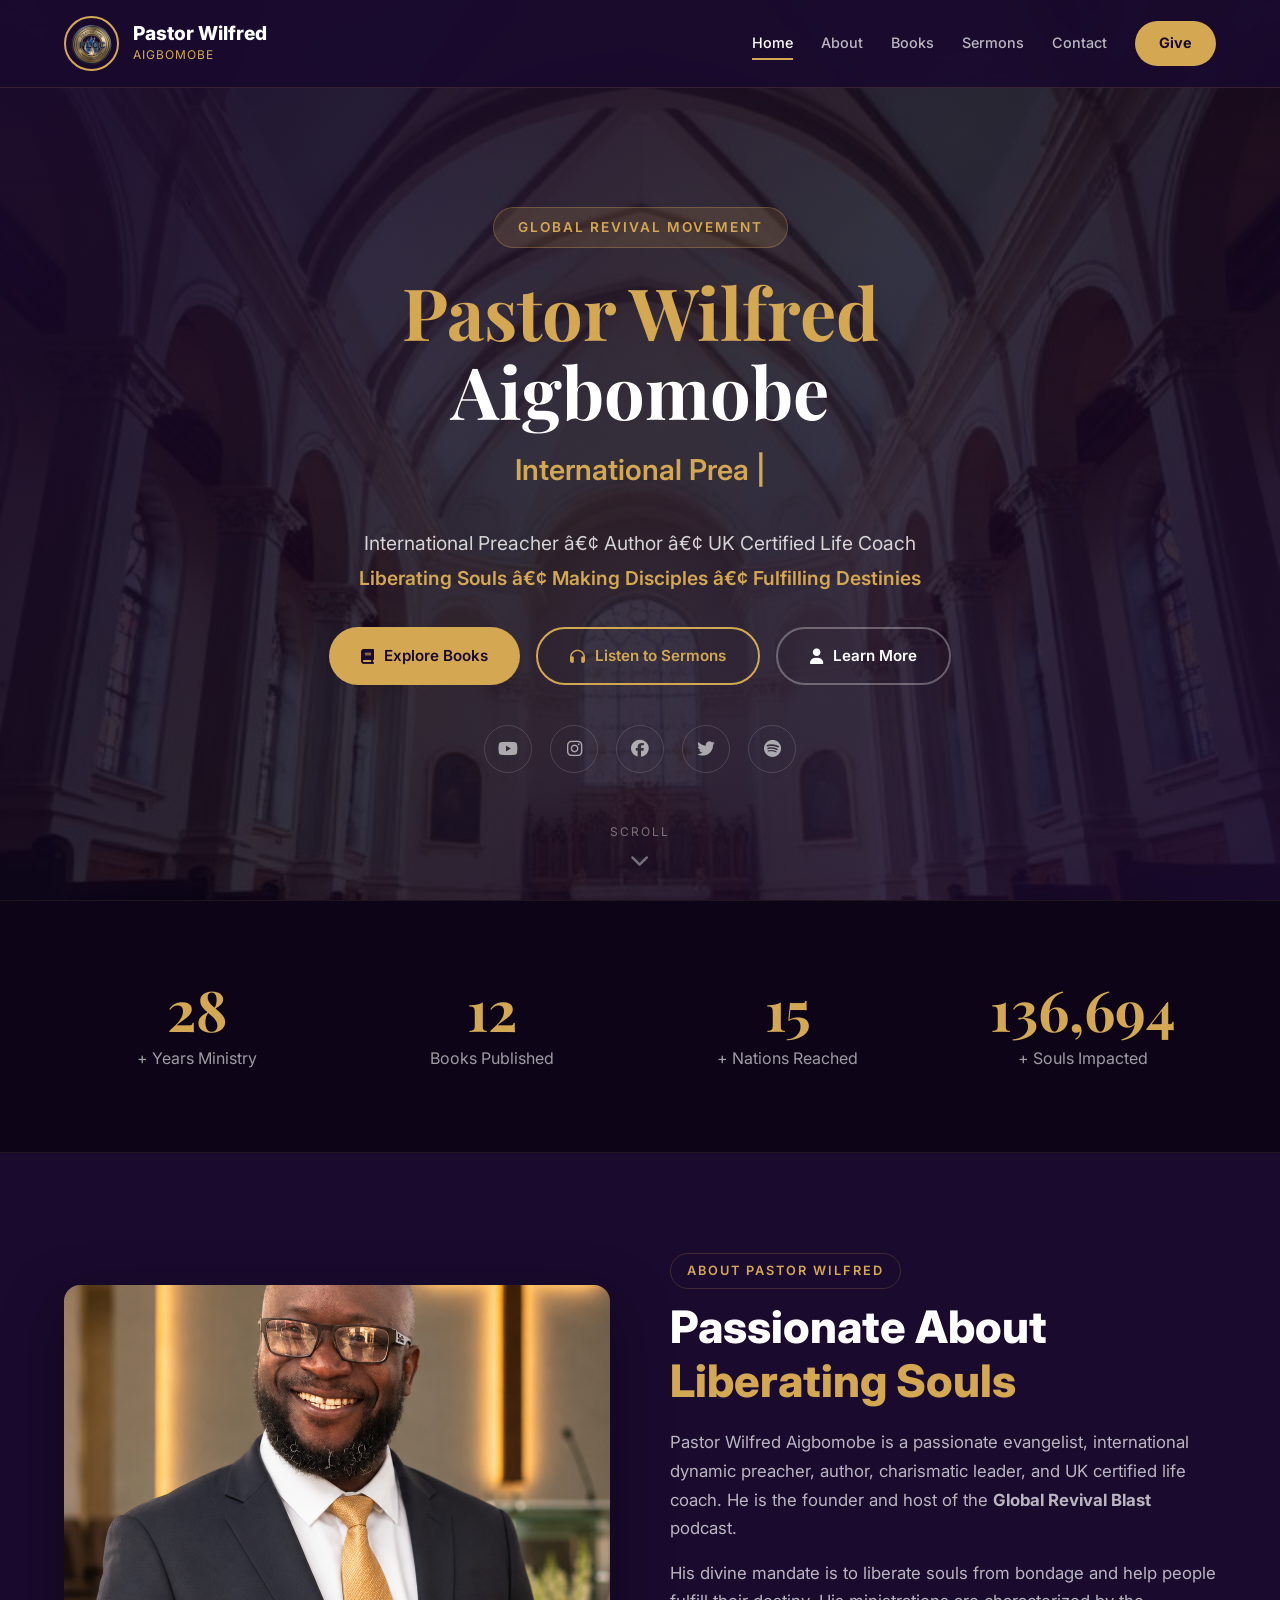
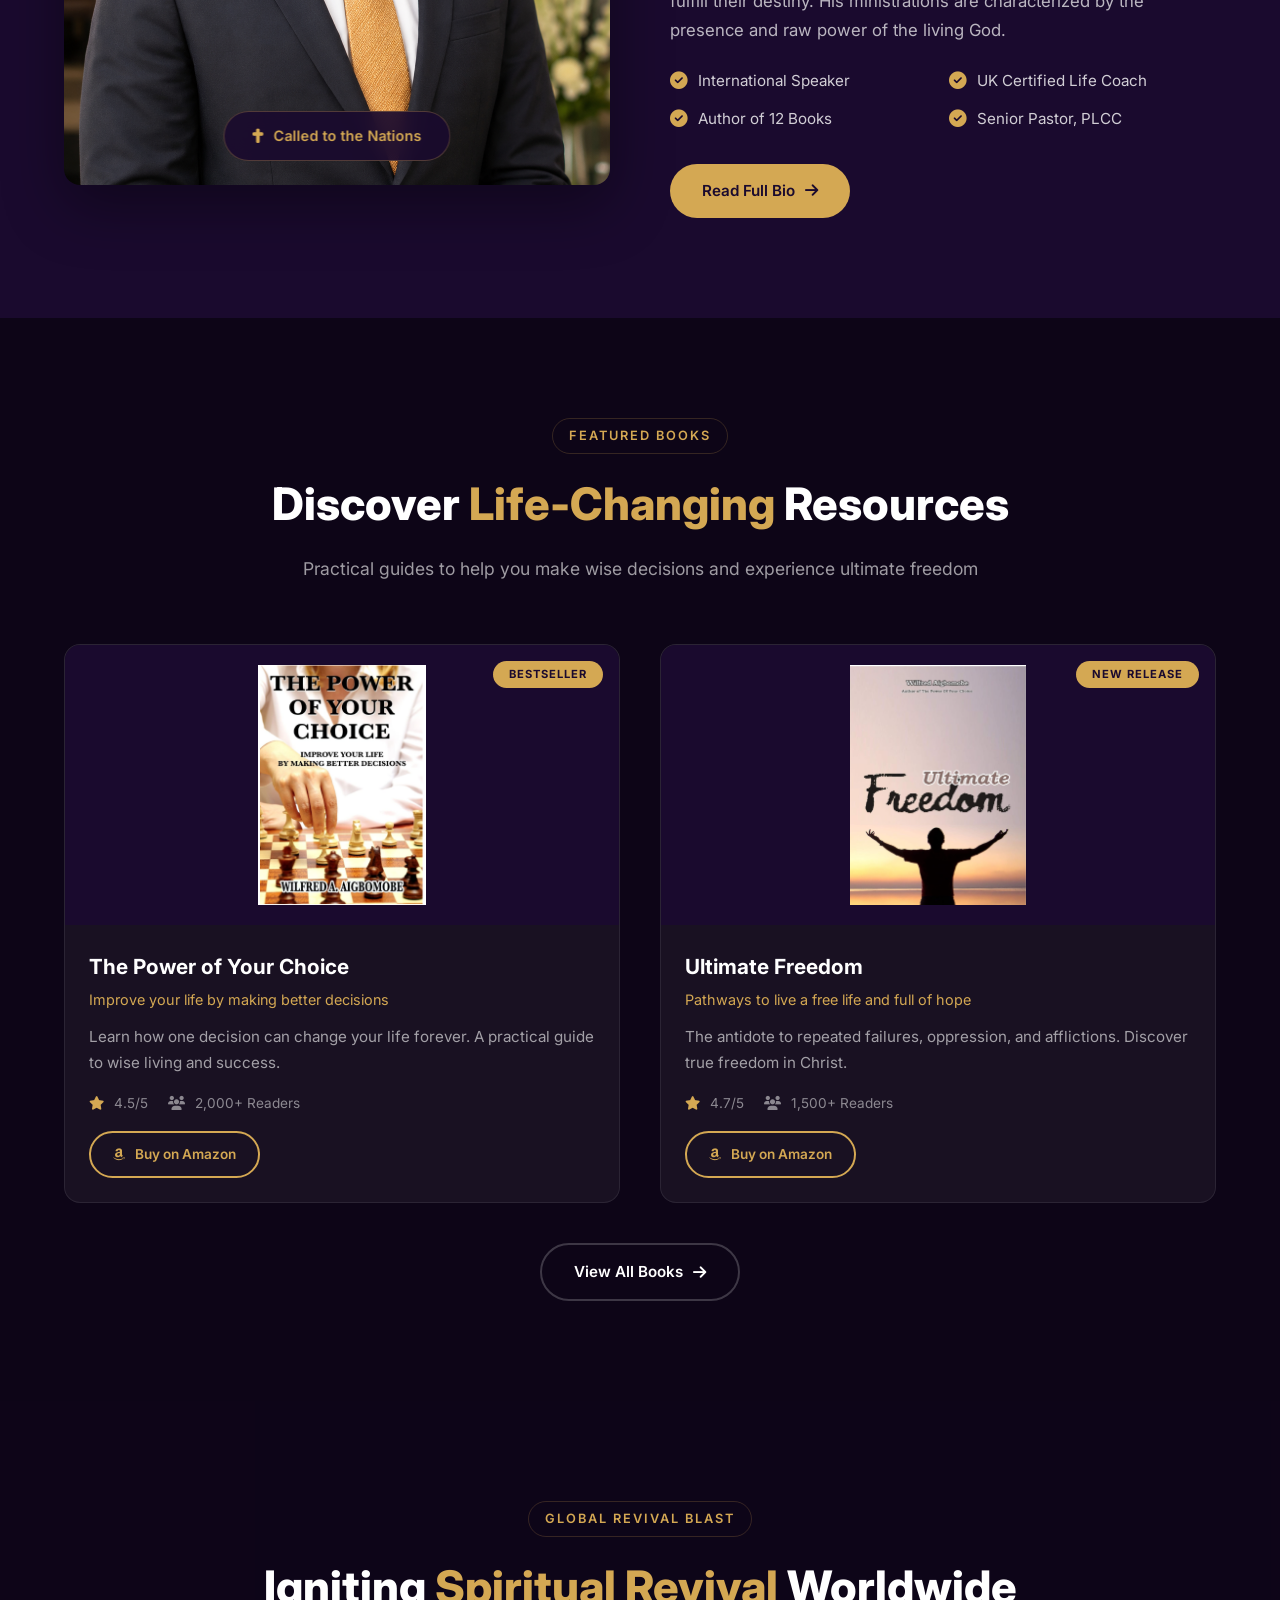
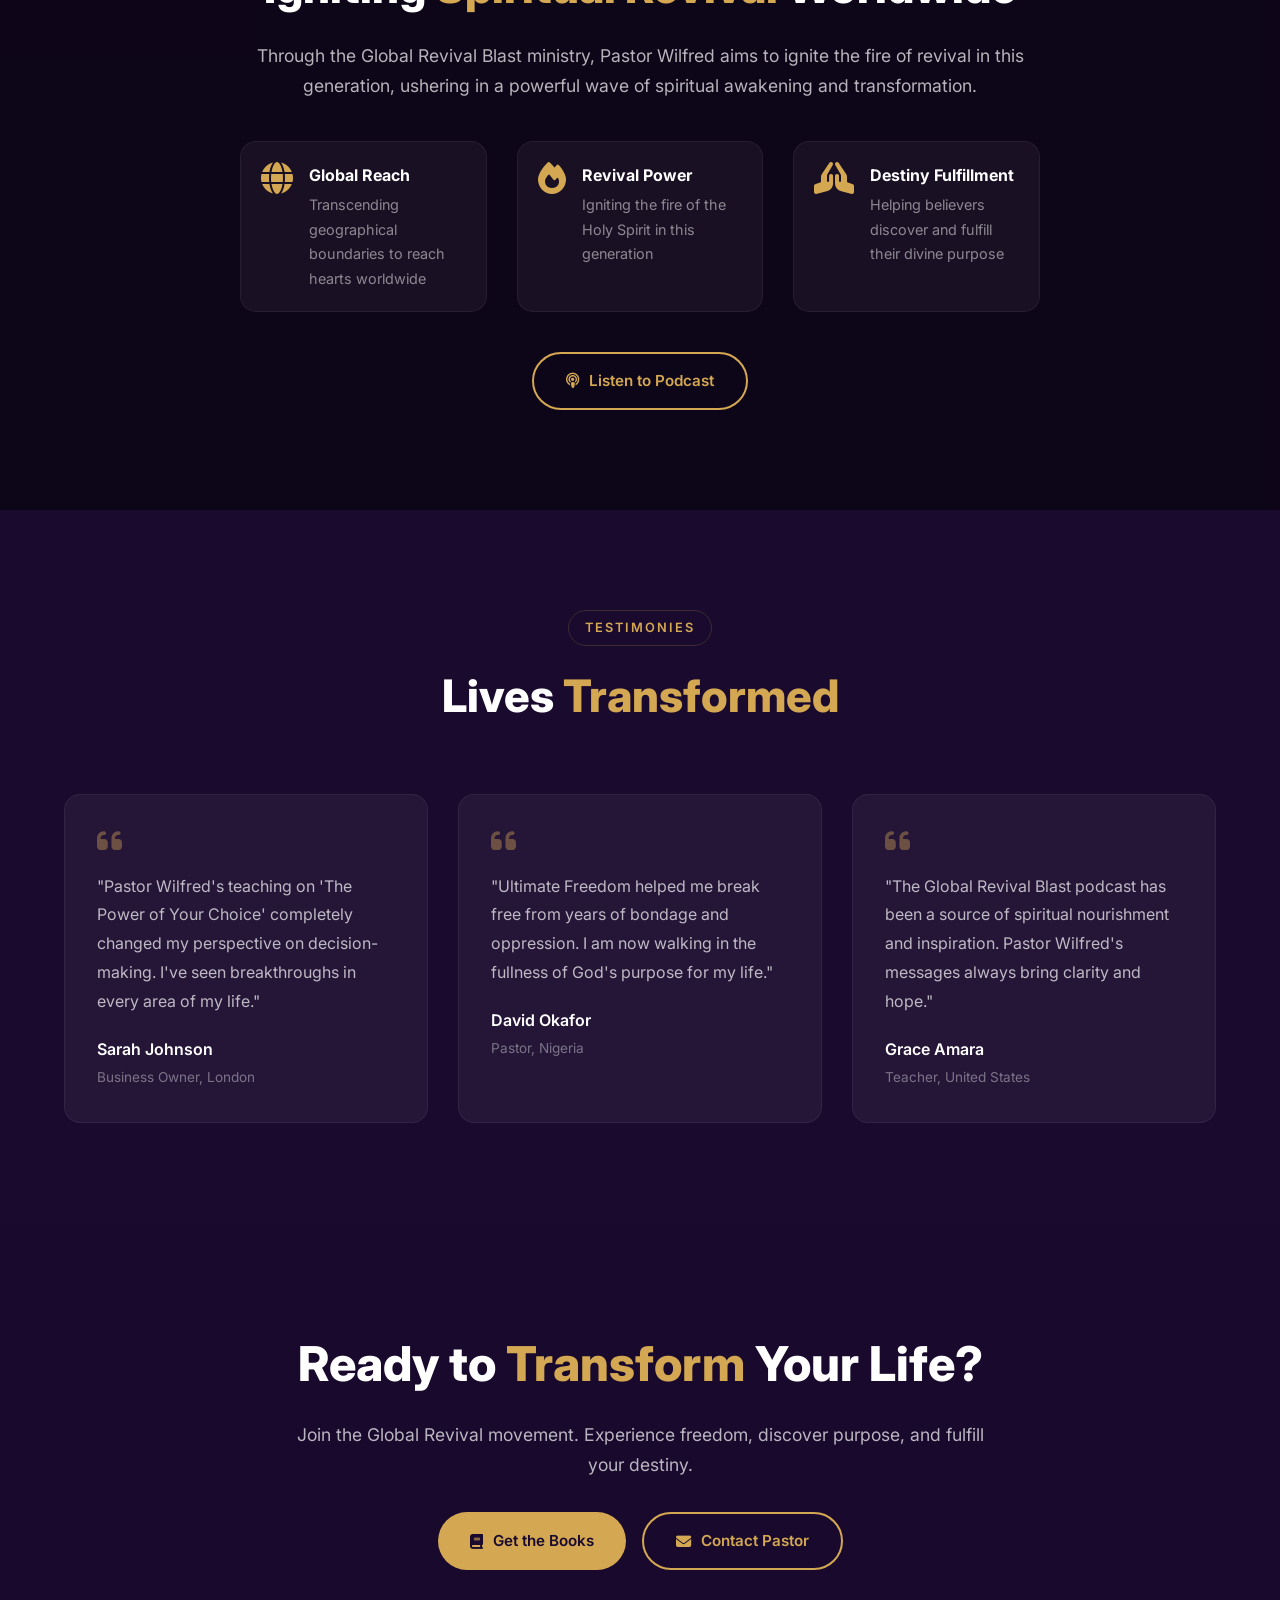
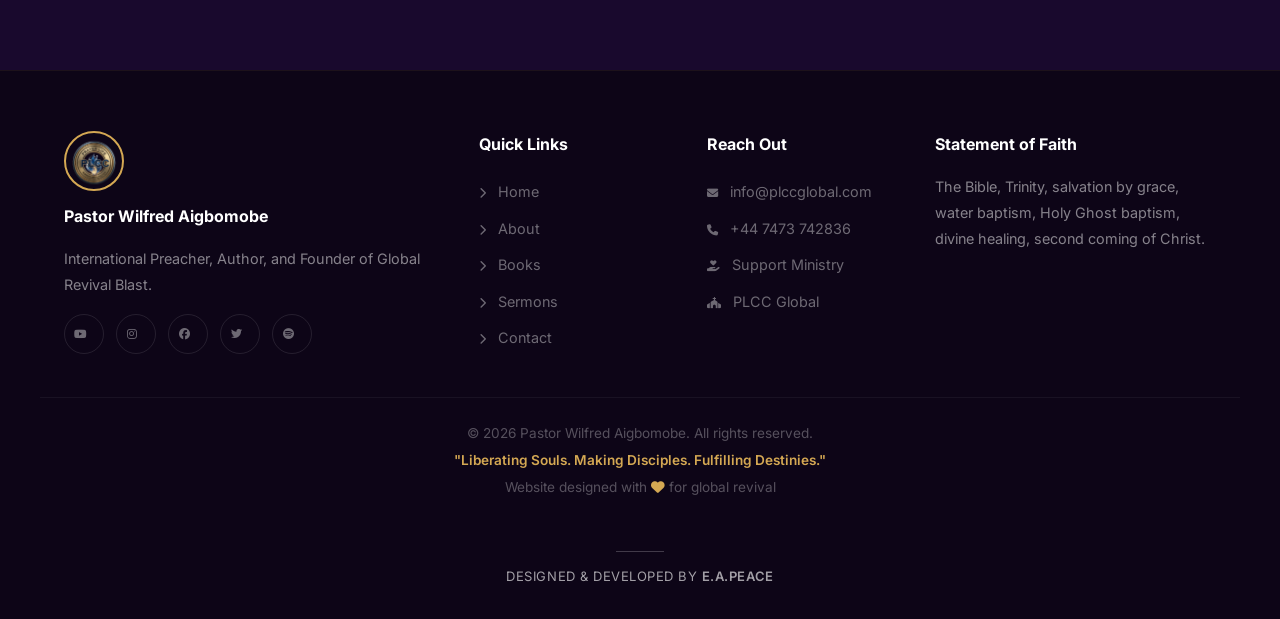
<file: index.html>
﻿<!DOCTYPE html>
<html lang="en">
<head>
    <meta charset="UTF-8" />
    <meta name="viewport" content="width=device-width, initial-scale=1.0" />
    <title>Pastor Wilfred Aigbomobe | Global Revivalist | Author | Speaker</title>
    <meta name="description" content="Pastor Wilfred Aigbomobe - International Preacher, Author of 'The Power of Your Choice' and 'Ultimate Freedom', Founder of Global Revival Blast. Liberating souls worldwide." />
    <meta name="keywords" content="Pastor Wilfred Aigbomobe, Global Revival Blast, The Power of Your Choice, Ultimate Freedom, PLCC, Prayer Life Christian Centre" />
    <meta name="robots" content="index, follow" />
    <link rel="canonical" href="https://pastorwilfred.com/" />
    
    <!-- Open Graph -->
    <meta property="og:title" content="Pastor Wilfred Aigbomobe | Global Revivalist" />
    <meta property="og:description" content="International Preacher, Author, and Founder of Global Revival Blast. Liberating Souls, Making Disciples, Fulfilling Destinies." />
    <meta property="og:image" content="images/pastor-photo.png" />
    <meta property="og:url" content="https://pastorwilfred.com/" />
    <meta property="og:type" content="website" />
    
    <link rel="preconnect" href="https://fonts.googleapis.com" />
    <link href="https://fonts.googleapis.com/css2?family=Inter:wght@300;400;600;700;800;900&family=Playfair+Display:wght@700&display=swap" rel="stylesheet" />
    <link rel="stylesheet" href="https://cdnjs.cloudflare.com/ajax/libs/font-awesome/6.5.0/css/all.min.css" />
    <link rel="stylesheet" href="css/style.css" />
</head>
<body>

    <!-- ===== PARTICLES BACKGROUND ===== -->
    <canvas id="particles-canvas"></canvas>

    <!-- ===== HEADER ===== -->
    <header>
        <div class="container header-content">
            <a href="index.html" class="logo">
                <img src="images/plc-logo.png" alt="PLCC Logo" class="logo-img" />
                <div class="logo-text">
                    <span class="logo-title">Pastor Wilfred</span>
                    <span class="logo-sub">Aigbomobe</span>
                </div>
            </a>
            <button class="hamburger" id="hamburger" aria-label="Toggle navigation">
                <span></span><span></span><span></span>
            </button>
            <nav id="nav-menu">
                <a href="index.html" class="active">Home</a>
                <a href="about.html">About</a>
                <a href="books.html">Books</a>
                <a href="sermons.html">Sermons</a>
                <a href="contact.html">Contact</a>
                <a href="give.html" class="btn-give">Give</a>
            </nav>
        </div>
    </header>

    <!-- ===== HERO SECTION ===== -->
    <section class="hero" style="background-image: url('images/church-background.jpg');">
        <div class="hero-overlay"></div>
        <div class="container hero-content">
            <div class="hero-badge animate-fade-up">Global Revival Movement</div>
            <h1 class="animate-text-reveal">
                <span class="highlight">Pastor Wilfred</span><br />
                Aigbomobe
            </h1>
            <div class="typed-container">
                <span class="typed-text" id="typed-text"></span>
                <span class="typed-cursor">|</span>
            </div>
            <p class="hero-description animate-fade-up delay-2">
                International Preacher â€¢ Author â€¢ UK Certified Life Coach<br />
                <span class="gold-text">Liberating Souls â€¢ Making Disciples â€¢ Fulfilling Destinies</span>
            </p>
            <div class="hero-buttons animate-fade-up delay-3">
                <a href="books.html" class="btn btn-primary"><i class="fas fa-book"></i> Explore Books</a>
                <a href="sermons.html" class="btn btn-gold"><i class="fas fa-headphones"></i> Listen to Sermons</a>
                <a href="about.html" class="btn btn-outline"><i class="fas fa-user"></i> Learn More</a>
            </div>
            <div class="hero-social animate-fade-up delay-4">
                <a href="#" target="_blank"><i class="fab fa-youtube"></i></a>
                <a href="#" target="_blank"><i class="fab fa-instagram"></i></a>
                <a href="#" target="_blank"><i class="fab fa-facebook"></i></a>
                <a href="#" target="_blank"><i class="fab fa-twitter"></i></a>
                <a href="#" target="_blank"><i class="fab fa-spotify"></i></a>
            </div>
        </div>
        <div class="scroll-indicator">
            <span>Scroll</span>
            <i class="fas fa-chevron-down"></i>
        </div>
    </section>

    <!-- ===== STATS SECTION ===== -->
    <section class="stats">
        <div class="container stats-grid">
            <div class="stat-item animate-on-scroll">
                <div class="stat-number" data-count="28">0</div>
                <div class="stat-label">+ Years Ministry</div>
            </div>
            <div class="stat-item animate-on-scroll">
                <div class="stat-number" data-count="12">0</div>
                <div class="stat-label">Books Published</div>
            </div>
            <div class="stat-item animate-on-scroll">
                <div class="stat-number" data-count="15">0</div>
                <div class="stat-label">+ Nations Reached</div>
            </div>
            <div class="stat-item animate-on-scroll">
                <div class="stat-number" data-count="200000">0</div>
                <div class="stat-label">+ Souls Impacted</div>
            </div>
        </div>
    </section>

    <!-- ===== ABOUT PREVIEW ===== -->
    <section class="about-preview">
        <div class="container">
            <div class="about-grid">
                <div class="about-image animate-on-scroll">
                    <img src="images/pastor-photo.png" alt="Pastor Wilfred Aigbomobe" />
                    <div class="about-image-badge">
                        <i class="fas fa-cross"></i> Called to the Nations
                    </div>
                </div>
                <div class="about-text animate-on-scroll">
                    <span class="section-tag">About Pastor Wilfred</span>
                    <h2>Passionate About <span class="highlight">Liberating Souls</span></h2>
                    <p>Pastor Wilfred Aigbomobe is a passionate evangelist, international dynamic preacher, author, charismatic leader, and UK certified life coach. He is the founder and host of the <strong>Global Revival Blast</strong> podcast.</p>
                    <p>His divine mandate is to liberate souls from bondage and help people fulfill their destiny. His ministrations are characterized by the presence and raw power of the living God.</p>
                    <div class="about-features">
                        <div class="feature"><i class="fas fa-check-circle gold-text"></i> International Speaker</div>
                        <div class="feature"><i class="fas fa-check-circle gold-text"></i> UK Certified Life Coach</div>
                        <div class="feature"><i class="fas fa-check-circle gold-text"></i> Author of 12 Books</div>
                        <div class="feature"><i class="fas fa-check-circle gold-text"></i> Senior Pastor, PLCC</div>
                    </div>
                    <a href="about.html" class="btn btn-primary">Read Full Bio <i class="fas fa-arrow-right"></i></a>
                </div>
            </div>
        </div>
    </section>

    <!-- ===== BOOKS PREVIEW ===== -->
    <section class="books-preview">
        <div class="container">
            <div class="section-header animate-on-scroll">
                <span class="section-tag">Featured Books</span>
                <h2>Discover <span class="highlight">Life-Changing</span> Resources</h2>
                <p>Practical guides to help you make wise decisions and experience ultimate freedom</p>
            </div>
            <div class="books-grid">
                <div class="book-card animate-on-scroll">
                    <div class="book-image">
                        <img src="images/power of your choice book.png" alt="The Power of Your Choice" />
                        <div class="book-badge">Bestseller</div>
                    </div>
                    <div class="book-info">
                        <h3>The Power of Your Choice</h3>
                        <p class="book-subtitle">Improve your life by making better decisions</p>
                        <p class="book-description">Learn how one decision can change your life forever. A practical guide to wise living and success.</p>
                        <div class="book-meta">
                            <span><i class="fas fa-star gold-text"></i> 4.5/5</span>
                            <span><i class="fas fa-users"></i> 2,000+ Readers</span>
                        </div>
                        <a href="https://www.amazon.com/power-your-choice-Improve-decisions/dp/147524911X" target="_blank" class="btn btn-gold btn-small">
                            <i class="fab fa-amazon"></i> Buy on Amazon
                        </a>
                    </div>
                </div>
                <div class="book-card animate-on-scroll delay-1">
                    <div class="book-image">
                        <img src="images/altimate freedom book.png" alt="Ultimate Freedom" />
                        <div class="book-badge">New Release</div>
                    </div>
                    <div class="book-info">
                        <h3>Ultimate Freedom</h3>
                        <p class="book-subtitle">Pathways to live a free life and full of hope</p>
                        <p class="book-description">The antidote to repeated failures, oppression, and afflictions. Discover true freedom in Christ.</p>
                        <div class="book-meta">
                            <span><i class="fas fa-star gold-text"></i> 4.7/5</span>
                            <span><i class="fas fa-users"></i> 1,500+ Readers</span>
                        </div>
                        <a href="https://www.amazon.com/Ultimate-Freedom-Wilfred-Abumen-Aigbomobe-ebook/dp/B083C5H38D" target="_blank" class="btn btn-gold btn-small">
                            <i class="fab fa-amazon"></i> Buy on Amazon
                        </a>
                    </div>
                </div>
            </div>
            <div class="books-cta animate-on-scroll">
                <a href="books.html" class="btn btn-outline-light">View All Books <i class="fas fa-arrow-right"></i></a>
            </div>
        </div>
    </section>

    <!-- ===== MINISTRY SECTION ===== -->
    <section class="ministry-section" style="background-image: url('images/church-background.jpg');">
        <div class="ministry-overlay"></div>
        <div class="container">
            <div class="ministry-content animate-on-scroll">
                <span class="section-tag gold-text">Global Revival Blast</span>
                <h2>Igniting <span class="highlight">Spiritual Revival</span> Worldwide</h2>
                <p>Through the Global Revival Blast ministry, Pastor Wilfred aims to ignite the fire of revival in this generation, ushering in a powerful wave of spiritual awakening and transformation.</p>
                <div class="ministry-features">
                    <div class="ministry-feature">
                        <i class="fas fa-globe"></i>
                        <div>
                            <h4>Global Reach</h4>
                            <p>Transcending geographical boundaries to reach hearts worldwide</p>
                        </div>
                    </div>
                    <div class="ministry-feature">
                        <i class="fas fa-fire"></i>
                        <div>
                            <h4>Revival Power</h4>
                            <p>Igniting the fire of the Holy Spirit in this generation</p>
                        </div>
                    </div>
                    <div class="ministry-feature">
                        <i class="fas fa-praying-hands"></i>
                        <div>
                            <h4>Destiny Fulfillment</h4>
                            <p>Helping believers discover and fulfill their divine purpose</p>
                        </div>
                    </div>
                </div>
                <a href="sermons.html" class="btn btn-gold"><i class="fas fa-podcast"></i> Listen to Podcast</a>
            </div>
        </div>
    </section>

    <!-- ===== TESTIMONIALS ===== -->
    <section class="testimonials">
        <div class="container">
            <div class="section-header animate-on-scroll">
                <span class="section-tag">Testimonies</span>
                <h2>Lives <span class="highlight">Transformed</span></h2>
            </div>
            <div class="testimonials-grid">
                <div class="testimonial-card animate-on-scroll">
                    <i class="fas fa-quote-left testimonial-quote"></i>
                    <p>"Pastor Wilfred's teaching on 'The Power of Your Choice' completely changed my perspective on decision-making. I've seen breakthroughs in every area of my life."</p>
                    <div class="testimonial-author">
                        <div class="author-info">
                            <h4>Sarah Johnson</h4>
                            <span>Business Owner, London</span>
                        </div>
                    </div>
                </div>
                <div class="testimonial-card animate-on-scroll delay-1">
                    <i class="fas fa-quote-left testimonial-quote"></i>
                    <p>"Ultimate Freedom helped me break free from years of bondage and oppression. I am now walking in the fullness of God's purpose for my life."</p>
                    <div class="testimonial-author">
                        <div class="author-info">
                            <h4>David Okafor</h4>
                            <span>Pastor, Nigeria</span>
                        </div>
                    </div>
                </div>
                <div class="testimonial-card animate-on-scroll delay-2">
                    <i class="fas fa-quote-left testimonial-quote"></i>
                    <p>"The Global Revival Blast podcast has been a source of spiritual nourishment and inspiration. Pastor Wilfred's messages always bring clarity and hope."</p>
                    <div class="testimonial-author">
                        <div class="author-info">
                            <h4>Grace Amara</h4>
                            <span>Teacher, United States</span>
                        </div>
                    </div>
                </div>
            </div>
        </div>
    </section>

    <!-- ===== CTA SECTION ===== -->
    <section class="cta-section" style="background-image: url('images/cross-and-cross-backgoung.jpg');">
        <div class="cta-overlay"></div>
        <div class="container">
            <div class="cta-content animate-on-scroll">
                <h2>Ready to <span class="highlight">Transform</span> Your Life?</h2>
                <p>Join the Global Revival movement. Experience freedom, discover purpose, and fulfill your destiny.</p>
                <div class="cta-buttons">
                    <a href="books.html" class="btn btn-primary"><i class="fas fa-book"></i> Get the Books</a>
                    <a href="contact.html" class="btn btn-gold"><i class="fas fa-envelope"></i> Contact Pastor</a>
                </div>
            </div>
        </div>
    </section>

    <!-- ===== FOOTER ===== -->
    <footer>
        <div class="container footer-grid">
            <div class="footer-col">
                <img src="images/plc-logo.png" alt="PLCC Logo" class="footer-logo" />
                <h4>Pastor Wilfred Aigbomobe</h4>
                <p>International Preacher, Author, and Founder of Global Revival Blast.</p>
                <div class="footer-social">
                    <a href="#"><i class="fab fa-youtube"></i></a>
                    <a href="#"><i class="fab fa-instagram"></i></a>
                    <a href="#"><i class="fab fa-facebook"></i></a>
                    <a href="#"><i class="fab fa-twitter"></i></a>
                    <a href="#"><i class="fab fa-spotify"></i></a>
                </div>
            </div>
            <div class="footer-col">
                <h4>Quick Links</h4>
                <a href="index.html"><i class="fas fa-chevron-right"></i> Home</a>
                <a href="about.html"><i class="fas fa-chevron-right"></i> About</a>
                <a href="books.html"><i class="fas fa-chevron-right"></i> Books</a>
                <a href="sermons.html"><i class="fas fa-chevron-right"></i> Sermons</a>
                <a href="contact.html"><i class="fas fa-chevron-right"></i> Contact</a>
            </div>
            <div class="footer-col">
                <h4>Reach Out</h4>
                <a href="mailto:info@plccglobal.com"><i class="fas fa-envelope"></i> info@plccglobal.com</a>
                <a href="tel:+447473742836"><i class="fas fa-phone"></i> +44 7473 742836</a>
                <a href="give.html"><i class="fas fa-hand-holding-heart"></i> Support Ministry</a>
                <a href="https://plccglobal.com/" target="_blank"><i class="fas fa-church"></i> PLCC Global</a>
            </div>
            <div class="footer-col">
                <h4>Statement of Faith</h4>
                <p>The Bible, Trinity, salvation by grace, water baptism, Holy Ghost baptism, divine healing, second coming of Christ.</p>
            </div>
        </div>
        <div class="footer-bottom">
            <div class="container">
                <p>&copy; 2026 Pastor Wilfred Aigbomobe. All rights reserved.</p>
                <p class="footer-tagline">"Liberating Souls. Making Disciples. Fulfilling Destinies."</p>
                <p class="design-credit">Website designed with <i class="fas fa-heart" style="color: #d4a853;"></i> for global revival</p>
            </div>
        </div>
    
<!-- e.a.Peace Credit -->
<div class="eapeace-credit">
  <span class="eapeace-credit__divider"></span>
  <span class="eapeace-credit__text">
    Designed &amp; developed by
    <a href="https://my-website-eapeace.vercel.app/"
       target="_blank"
       rel="noopener noreferrer"
       class="eapeace-credit__link">e.a.Peace</a>
  </span>
</div>
<!-- /e.a.Peace Credit -->
    </footer>

    <script src="js/script.js"></script>
</body>
</html>
</file>
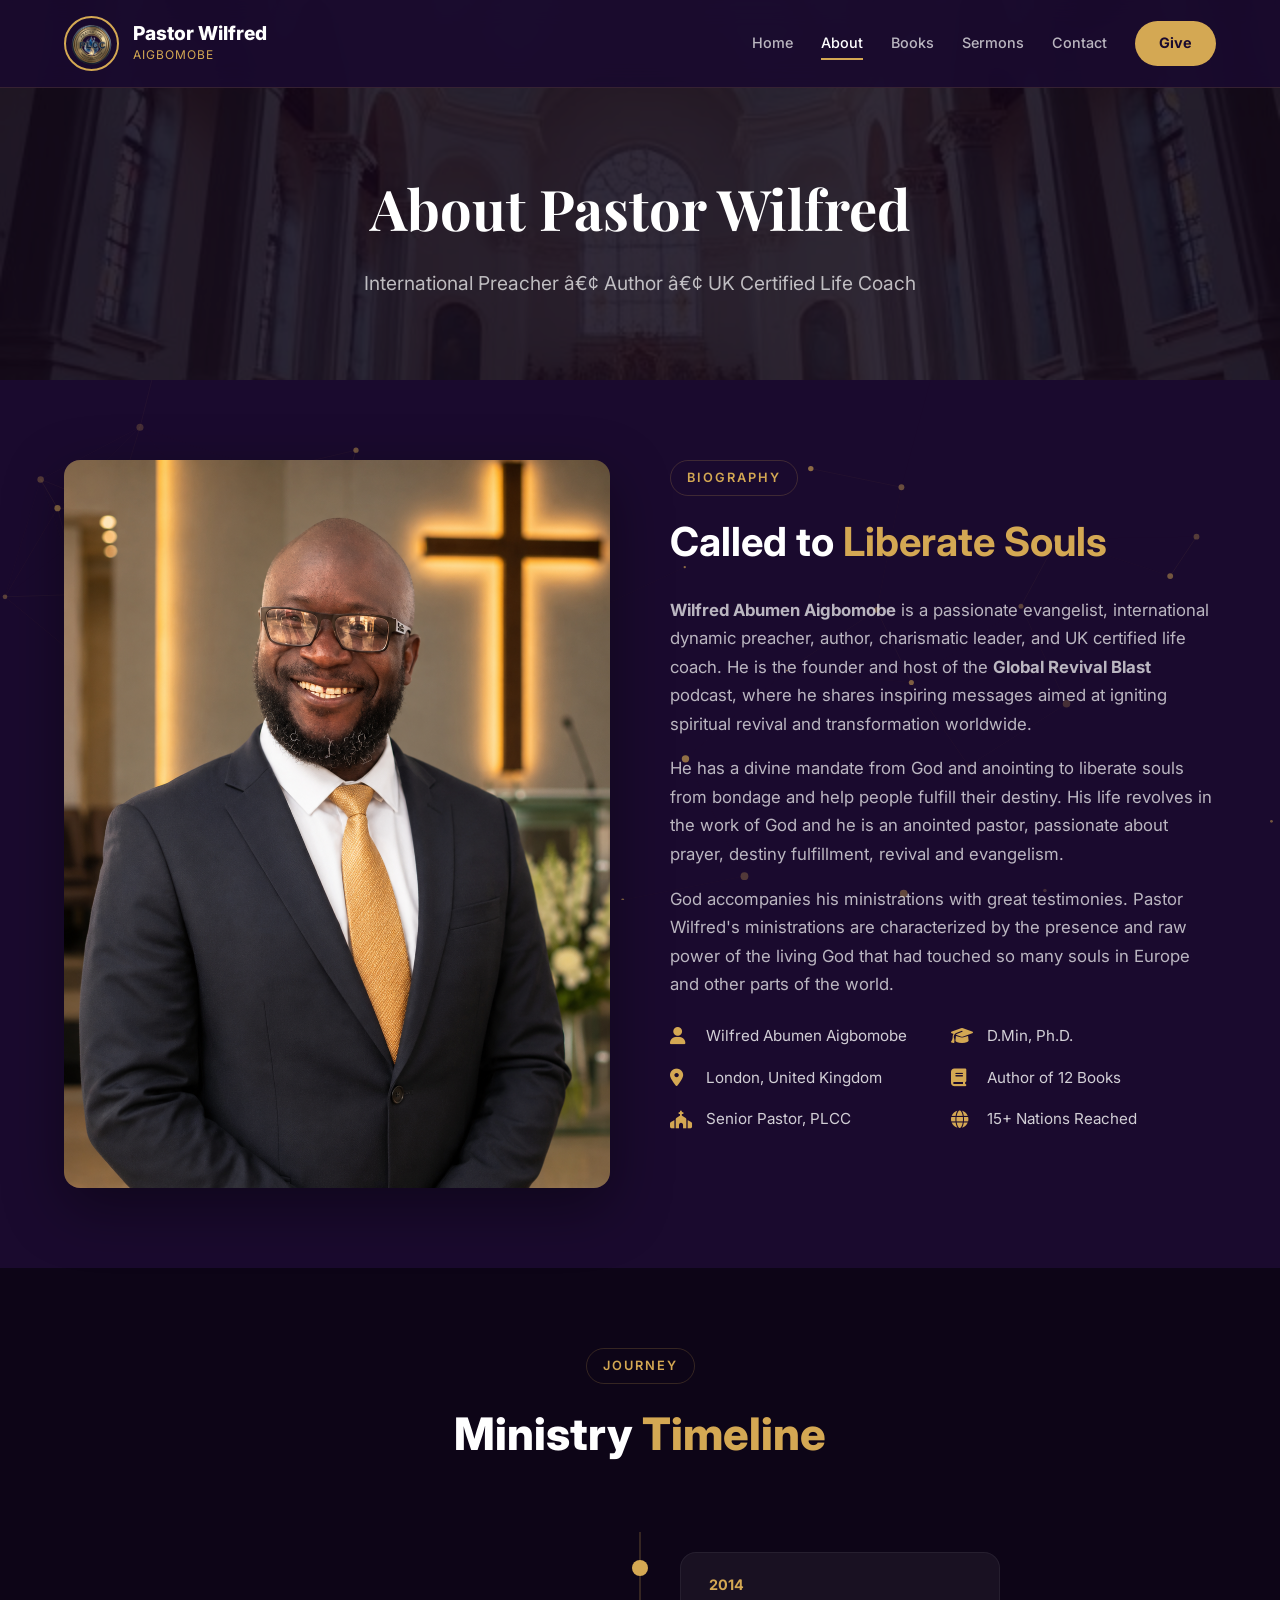
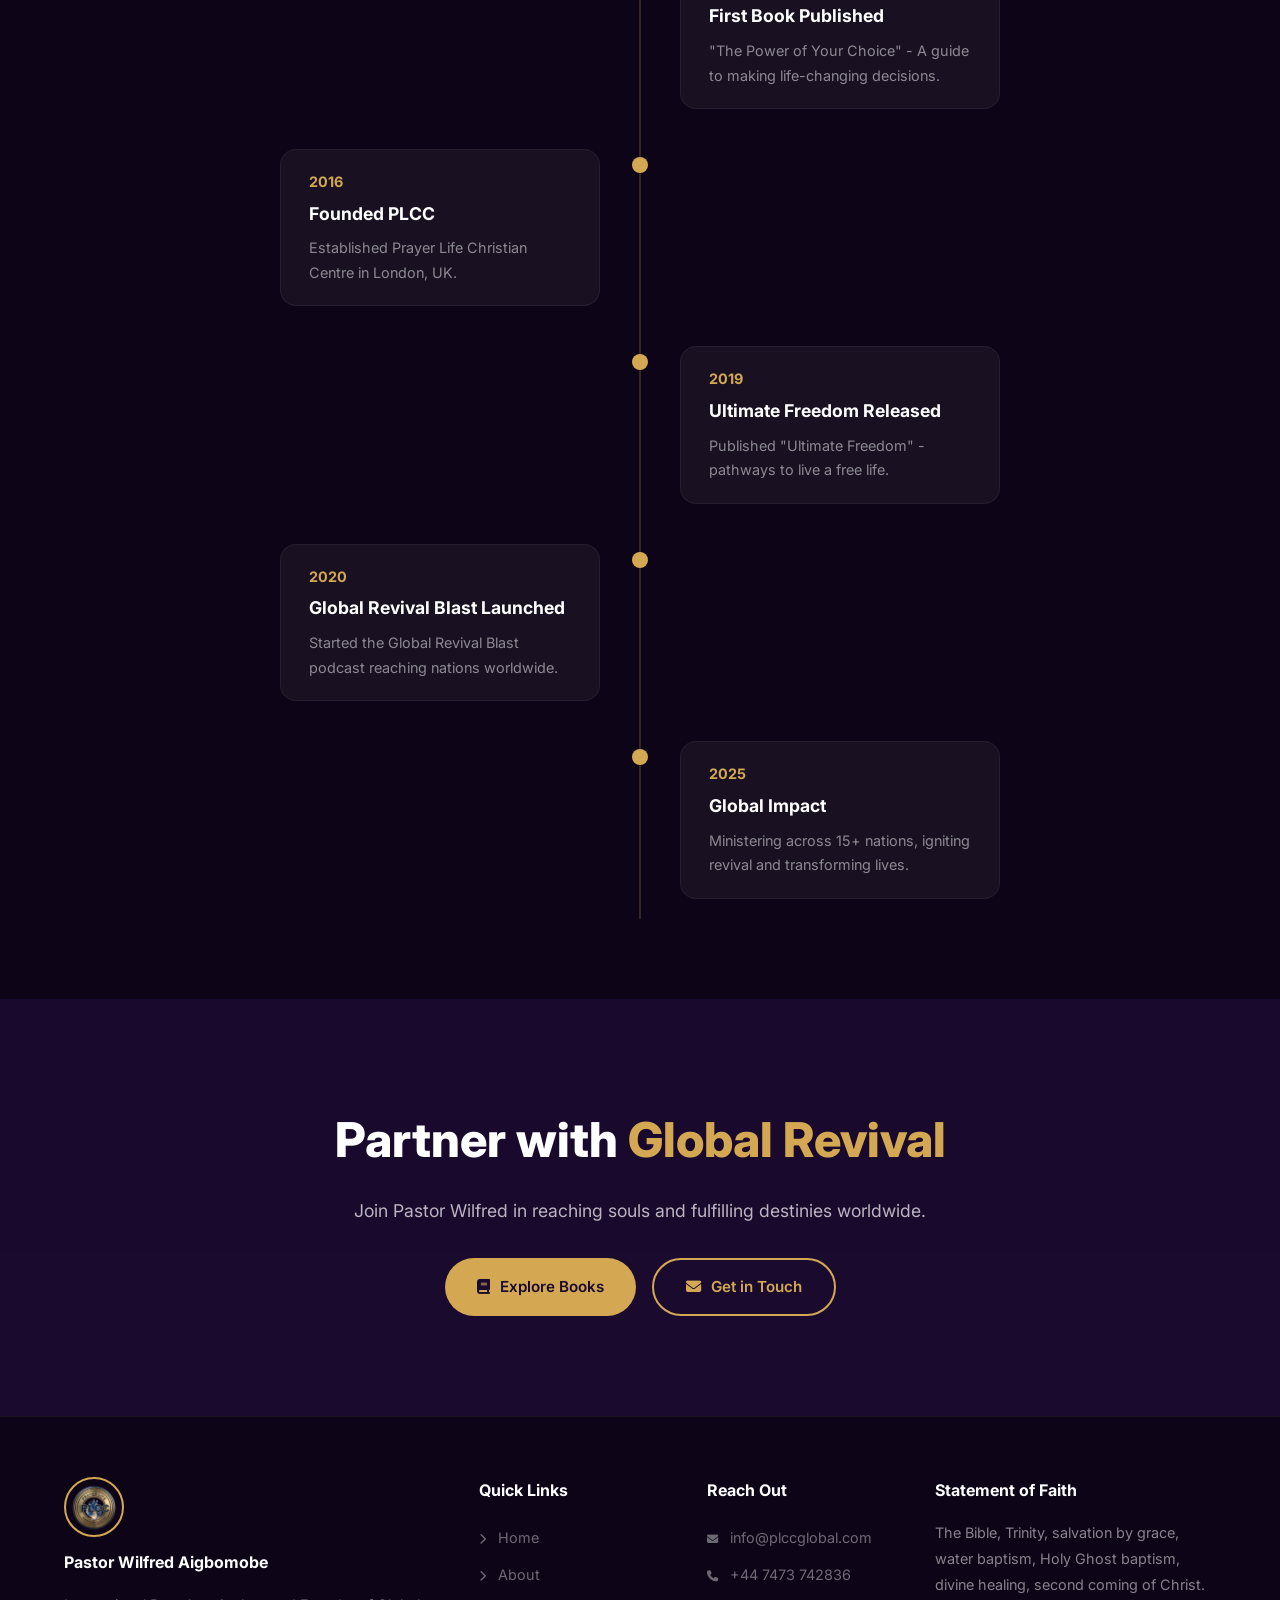
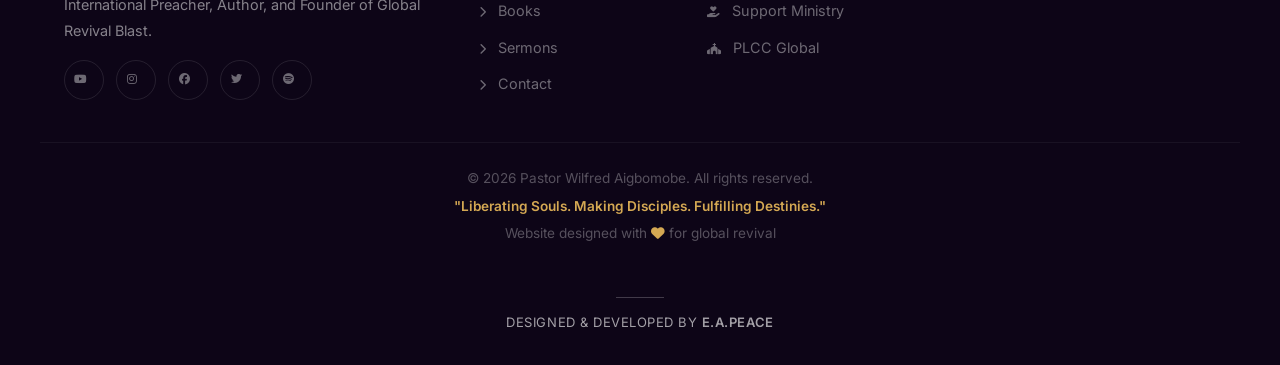
<file: about.html>
﻿<!DOCTYPE html>
<html lang="en">
<head>
    <meta charset="UTF-8" />
    <meta name="viewport" content="width=device-width, initial-scale=1.0" />
    <title>About Pastor Wilfred Aigbomobe | Biography</title>
    <meta name="description" content="Learn about Pastor Wilfred Aigbomobe - International Preacher, Author, UK Certified Life Coach, and Founder of Global Revival Blast." />
    <link rel="preconnect" href="https://fonts.googleapis.com" />
    <link href="https://fonts.googleapis.com/css2?family=Inter:wght@300;400;600;700;800;900&family=Playfair+Display:wght@700&display=swap" rel="stylesheet" />
    <link rel="stylesheet" href="https://cdnjs.cloudflare.com/ajax/libs/font-awesome/6.5.0/css/all.min.css" />
    <link rel="stylesheet" href="css/style.css" />
    <style>
        /* About Page Specific Styles */
        .page-hero {
            position: relative;
            padding: 160px 0 80px;
            background-size: cover;
            background-position: center;
            text-align: center;
        }
        .page-hero::before {
            content: '';
            position: absolute;
            top: 0;
            left: 0;
            width: 100%;
            height: 100%;
            background: rgba(13, 5, 23, 0.85);
        }
        .page-hero .container {
            position: relative;
            z-index: 1;
        }
        .page-hero h1 {
            font-family: 'Playfair Display', serif;
            font-size: 3.5rem;
            margin-bottom: 12px;
        }
        .page-hero p {
            color: rgba(255, 255, 255, 0.7);
            font-size: 1.2rem;
        }

        .bio-full {
            padding: 80px 0;
            background: var(--primary);
        }
        .bio-grid {
            display: grid;
            grid-template-columns: 1fr 1fr;
            gap: 60px;
            align-items: start;
        }
        .bio-image img {
            width: 100%;
            border-radius: var(--radius);
            box-shadow: var(--shadow);
        }
        .bio-text h2 {
            font-size: 2.5rem;
            margin-bottom: 20px;
        }
        .bio-text p {
            color: rgba(255, 255, 255, 0.7);
            margin-bottom: 16px;
            font-size: 1.05rem;
        }
        .bio-details {
            display: grid;
            grid-template-columns: 1fr 1fr;
            gap: 16px;
            margin: 24px 0;
        }
        .bio-detail {
            display: flex;
            align-items: center;
            gap: 12px;
            color: rgba(255, 255, 255, 0.8);
            font-size: 0.95rem;
        }
        .bio-detail i {
            color: var(--gold);
            font-size: 1.1rem;
            width: 24px;
        }

        .timeline-section {
            padding: 80px 0;
            background: var(--primary-dark);
        }
        .timeline {
            max-width: 800px;
            margin: 0 auto;
            position: relative;
        }
        .timeline::before {
            content: '';
            position: absolute;
            left: 50%;
            transform: translateX(-50%);
            top: 0;
            bottom: 0;
            width: 2px;
            background: rgba(212, 168, 83, 0.2);
        }
        .timeline-item {
            display: flex;
            justify-content: flex-end;
            padding: 20px 40px;
            position: relative;
            width: 50%;
        }
        .timeline-item:nth-child(odd) {
            align-self: flex-end;
            justify-content: flex-start;
            margin-left: 50%;
        }
        .timeline-item::before {
            content: '';
            position: absolute;
            width: 16px;
            height: 16px;
            background: var(--gold);
            border-radius: 50%;
            top: 28px;
            z-index: 1;
        }
        .timeline-item:nth-child(odd)::before {
            left: -8px;
        }
        .timeline-item:nth-child(even)::before {
            right: -8px;
        }
        .timeline-content {
            background: rgba(255, 255, 255, 0.05);
            padding: 20px 28px;
            border-radius: var(--radius);
            border: 1px solid rgba(255, 255, 255, 0.06);
            max-width: 400px;
        }
        .timeline-content .year {
            color: var(--gold);
            font-weight: 700;
            font-size: 0.9rem;
        }
        .timeline-content h4 {
            font-size: 1.1rem;
            margin: 4px 0 8px;
        }
        .timeline-content p {
            color: rgba(255, 255, 255, 0.5);
            font-size: 0.9rem;
        }

        @media (max-width: 768px) {
            .page-hero h1 { font-size: 2.5rem; }
            .bio-grid { grid-template-columns: 1fr; }
            .bio-details { grid-template-columns: 1fr; }
            .timeline::before { left: 20px; }
            .timeline-item { width: 100%; padding-left: 60px; justify-content: flex-start; margin-left: 0 !important; }
            .timeline-item:nth-child(odd)::before { left: 12px; }
            .timeline-item:nth-child(even)::before { left: 12px; right: auto; }
            .timeline-item:nth-child(odd) .timeline-content { margin-left: 0; }
        }
    </style>
</head>
<body>

    <canvas id="particles-canvas"></canvas>

    <header>
        <div class="container header-content">
            <a href="index.html" class="logo">
                <img src="images/plc-logo.png" alt="PLCC Logo" class="logo-img" />
                <div class="logo-text">
                    <span class="logo-title">Pastor Wilfred</span>
                    <span class="logo-sub">Aigbomobe</span>
                </div>
            </a>
            <button class="hamburger" id="hamburger" aria-label="Toggle navigation">
                <span></span><span></span><span></span>
            </button>
            <nav id="nav-menu">
                <a href="index.html">Home</a>
                <a href="about.html" class="active">About</a>
                <a href="books.html">Books</a>
                <a href="sermons.html">Sermons</a>
                <a href="contact.html">Contact</a>
                <a href="give.html" class="btn-give">Give</a>
            </nav>
        </div>
    </header>

    <section class="page-hero" style="background-image: url('images/church-background.jpg');">
        <div class="container">
            <h1 class="animate-fade-up">About Pastor Wilfred</h1>
            <p class="animate-fade-up delay-1">International Preacher â€¢ Author â€¢ UK Certified Life Coach</p>
        </div>
    </section>

    <section class="bio-full">
        <div class="container">
            <div class="bio-grid">
                <div class="bio-image animate-on-scroll">
                    <img src="images/pastor-photo.png" alt="Pastor Wilfred Aigbomobe" />
                </div>
                <div class="bio-text animate-on-scroll">
                    <span class="section-tag">Biography</span>
                    <h2>Called to <span class="highlight">Liberate Souls</span></h2>
                    <p><strong>Wilfred Abumen Aigbomobe</strong> is a passionate evangelist, international dynamic preacher, author, charismatic leader, and UK certified life coach. He is the founder and host of the <strong>Global Revival Blast</strong> podcast, where he shares inspiring messages aimed at igniting spiritual revival and transformation worldwide.</p>
                    <p>He has a divine mandate from God and anointing to liberate souls from bondage and help people fulfill their destiny. His life revolves in the work of God and he is an anointed pastor, passionate about prayer, destiny fulfillment, revival and evangelism.</p>
                    <p>God accompanies his ministrations with great testimonies. Pastor Wilfred's ministrations are characterized by the presence and raw power of the living God that had touched so many souls in Europe and other parts of the world.</p>
                    
                    <div class="bio-details">
                        <div class="bio-detail"><i class="fas fa-user"></i> Wilfred Abumen Aigbomobe</div>
                        <div class="bio-detail"><i class="fas fa-graduation-cap"></i> D.Min, Ph.D.</div>
                        <div class="bio-detail"><i class="fas fa-map-marker-alt"></i> London, United Kingdom</div>
                        <div class="bio-detail"><i class="fas fa-book"></i> Author of 12 Books</div>
                        <div class="bio-detail"><i class="fas fa-church"></i> Senior Pastor, PLCC</div>
                        <div class="bio-detail"><i class="fas fa-globe"></i> 15+ Nations Reached</div>
                    </div>
                </div>
            </div>
        </div>
    </section>

    <section class="timeline-section">
        <div class="container">
            <div class="section-header animate-on-scroll">
                <span class="section-tag">Journey</span>
                <h2>Ministry <span class="highlight">Timeline</span></h2>
            </div>
            <div class="timeline">
                <div class="timeline-item animate-on-scroll">
                    <div class="timeline-content">
                        <div class="year">2014</div>
                        <h4>First Book Published</h4>
                        <p>"The Power of Your Choice" - A guide to making life-changing decisions.</p>
                    </div>
                </div>
                <div class="timeline-item animate-on-scroll delay-1">
                    <div class="timeline-content">
                        <div class="year">2016</div>
                        <h4>Founded PLCC</h4>
                        <p>Established Prayer Life Christian Centre in London, UK.</p>
                    </div>
                </div>
                <div class="timeline-item animate-on-scroll delay-2">
                    <div class="timeline-content">
                        <div class="year">2019</div>
                        <h4>Ultimate Freedom Released</h4>
                        <p>Published "Ultimate Freedom" - pathways to live a free life.</p>
                    </div>
                </div>
                <div class="timeline-item animate-on-scroll delay-3">
                    <div class="timeline-content">
                        <div class="year">2020</div>
                        <h4>Global Revival Blast Launched</h4>
                        <p>Started the Global Revival Blast podcast reaching nations worldwide.</p>
                    </div>
                </div>
                <div class="timeline-item animate-on-scroll delay-4">
                    <div class="timeline-content">
                        <div class="year">2025</div>
                        <h4>Global Impact</h4>
                        <p>Ministering across 15+ nations, igniting revival and transforming lives.</p>
                    </div>
                </div>
            </div>
        </div>
    </section>

    <section class="cta-section" style="background-image: url('images/cross-and-cross-backgoung.jpg');">
        <div class="cta-overlay"></div>
        <div class="container">
            <div class="cta-content animate-on-scroll">
                <h2>Partner with <span class="highlight">Global Revival</span></h2>
                <p>Join Pastor Wilfred in reaching souls and fulfilling destinies worldwide.</p>
                <div class="cta-buttons">
                    <a href="books.html" class="btn btn-primary"><i class="fas fa-book"></i> Explore Books</a>
                    <a href="contact.html" class="btn btn-gold"><i class="fas fa-envelope"></i> Get in Touch</a>
                </div>
            </div>
        </div>
    </section>

    <footer>
        <div class="container footer-grid">
            <div class="footer-col">
                <img src="images/plc-logo.png" alt="PLCC Logo" class="footer-logo" />
                <h4>Pastor Wilfred Aigbomobe</h4>
                <p>International Preacher, Author, and Founder of Global Revival Blast.</p>
                <div class="footer-social">
                    <a href="#"><i class="fab fa-youtube"></i></a>
                    <a href="#"><i class="fab fa-instagram"></i></a>
                    <a href="#"><i class="fab fa-facebook"></i></a>
                    <a href="#"><i class="fab fa-twitter"></i></a>
                    <a href="#"><i class="fab fa-spotify"></i></a>
                </div>
            </div>
            <div class="footer-col">
                <h4>Quick Links</h4>
                <a href="index.html"><i class="fas fa-chevron-right"></i> Home</a>
                <a href="about.html"><i class="fas fa-chevron-right"></i> About</a>
                <a href="books.html"><i class="fas fa-chevron-right"></i> Books</a>
                <a href="sermons.html"><i class="fas fa-chevron-right"></i> Sermons</a>
                <a href="contact.html"><i class="fas fa-chevron-right"></i> Contact</a>
            </div>
            <div class="footer-col">
                <h4>Reach Out</h4>
                <a href="mailto:info@plccglobal.com"><i class="fas fa-envelope"></i> info@plccglobal.com</a>
                <a href="tel:+447473742836"><i class="fas fa-phone"></i> +44 7473 742836</a>
                <a href="give.html"><i class="fas fa-hand-holding-heart"></i> Support Ministry</a>
                <a href="https://plccglobal.com/" target="_blank"><i class="fas fa-church"></i> PLCC Global</a>
            </div>
            <div class="footer-col">
                <h4>Statement of Faith</h4>
                <p>The Bible, Trinity, salvation by grace, water baptism, Holy Ghost baptism, divine healing, second coming of Christ.</p>
            </div>
        </div>
        <div class="footer-bottom">
            <div class="container">
                <p>&copy; 2026 Pastor Wilfred Aigbomobe. All rights reserved.</p>
                <p class="footer-tagline">"Liberating Souls. Making Disciples. Fulfilling Destinies."</p>
                <p class="design-credit">Website designed with <i class="fas fa-heart" style="color: #d4a853;"></i> for global revival</p>
            </div>
        </div>
    
<!-- e.a.Peace Credit -->
<div class="eapeace-credit">
  <span class="eapeace-credit__divider"></span>
  <span class="eapeace-credit__text">
    Designed &amp; developed by
    <a href="https://my-website-eapeace.vercel.app/"
       target="_blank"
       rel="noopener noreferrer"
       class="eapeace-credit__link">e.a.Peace</a>
  </span>
</div>
<!-- /e.a.Peace Credit -->
    </footer>

    <script src="js/script.js"></script>
</body>
</html>
</file>
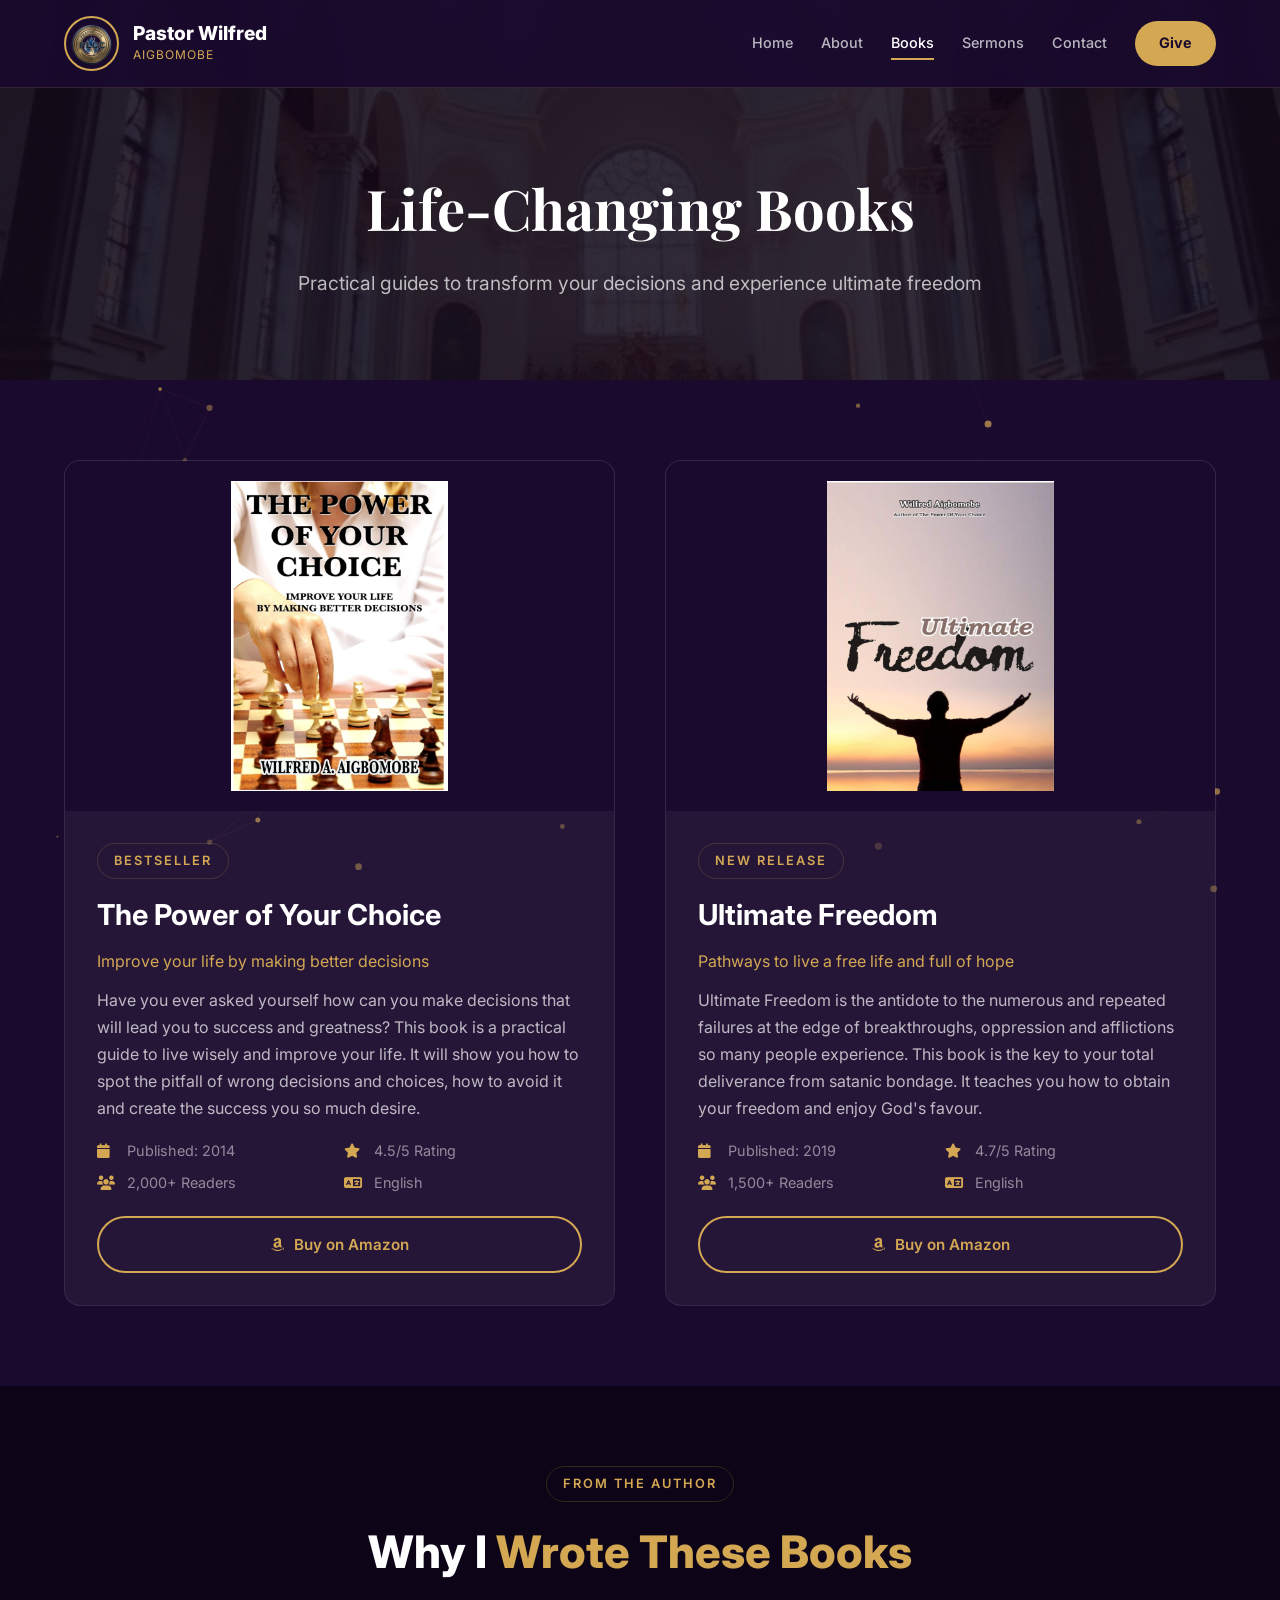
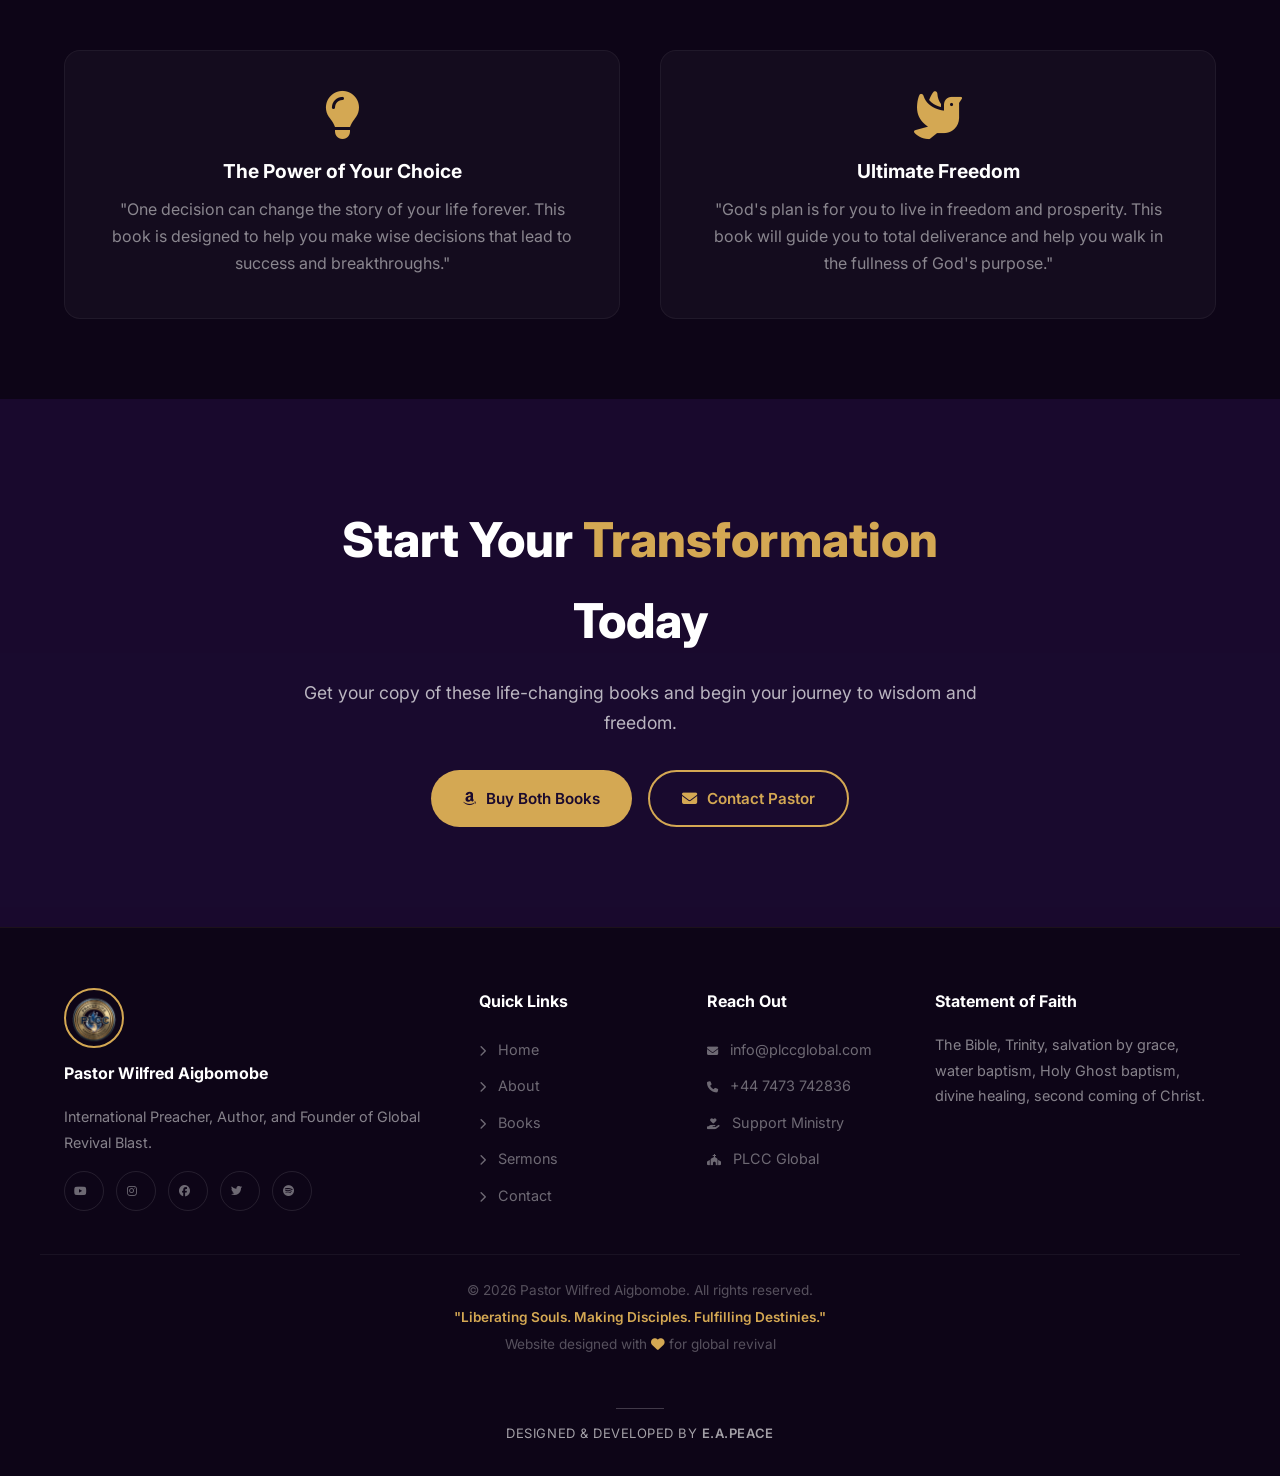
<file: books.html>
﻿<!DOCTYPE html>
<html lang="en">
<head>
    <meta charset="UTF-8" />
    <meta name="viewport" content="width=device-width, initial-scale=1.0" />
    <title>Books by Pastor Wilfred Aigbomobe | The Power of Your Choice & Ultimate Freedom</title>
    <meta name="description" content="Explore books by Pastor Wilfred Aigbomobe - The Power of Your Choice and Ultimate Freedom. Life-changing resources for decision-making and freedom." />
    <link rel="preconnect" href="https://fonts.googleapis.com" />
    <link href="https://fonts.googleapis.com/css2?family=Inter:wght@300;400;600;700;800;900&family=Playfair+Display:wght@700&display=swap" rel="stylesheet" />
    <link rel="stylesheet" href="https://cdnjs.cloudflare.com/ajax/libs/font-awesome/6.5.0/css/all.min.css" />
    <link rel="stylesheet" href="css/style.css" />
    <style>
        .page-hero {
            position: relative;
            padding: 160px 0 80px;
            background-size: cover;
            background-position: center;
            text-align: center;
        }
        .page-hero::before {
            content: '';
            position: absolute;
            top: 0;
            left: 0;
            width: 100%;
            height: 100%;
            background: rgba(13, 5, 23, 0.85);
        }
        .page-hero .container { position: relative; z-index: 1; }
        .page-hero h1 { font-family: 'Playfair Display', serif; font-size: 3.5rem; margin-bottom: 12px; }
        .page-hero p { color: rgba(255, 255, 255, 0.7); font-size: 1.2rem; }

        .books-full { padding: 80px 0; background: var(--primary); }
        .books-full-grid { display: grid; grid-template-columns: 1fr 1fr; gap: 50px; }
        .book-full-card {
            background: rgba(255, 255, 255, 0.05);
            border-radius: var(--radius);
            overflow: hidden;
            border: 1px solid rgba(255, 255, 255, 0.08);
            transition: var(--transition);
        }
        .book-full-card:hover {
            transform: translateY(-10px);
            border-color: rgba(212, 168, 83, 0.3);
            box-shadow: var(--shadow-gold);
        }
        .book-full-image {
            height: 350px;
            overflow: hidden;
            background: var(--primary);
            display: flex;
            align-items: center;
            justify-content: center;
        }
        .book-full-image img {
            height: 100%;
            object-fit: contain;
            padding: 20px;
            transition: var(--transition);
        }
        .book-full-card:hover .book-full-image img { transform: scale(1.05); }
        .book-full-info { padding: 32px; }
        .book-full-info h2 { font-size: 1.8rem; margin-bottom: 8px; }
        .book-full-info .subtitle { color: var(--gold); font-size: 1rem; margin-bottom: 12px; }
        .book-full-info .description { color: rgba(255, 255, 255, 0.7); font-size: 1rem; margin-bottom: 16px; }
        .book-full-info .details { display: grid; grid-template-columns: 1fr 1fr; gap: 8px; margin-bottom: 20px; }
        .book-full-info .details span { color: rgba(255, 255, 255, 0.5); font-size: 0.9rem; }
        .book-full-info .details i { color: var(--gold); margin-right: 6px; width: 20px; }
        .book-full-info .btn { width: 100%; justify-content: center; }

        .author-notes { padding: 80px 0; background: var(--primary-dark); }
        .author-notes-grid { display: grid; grid-template-columns: 1fr 1fr; gap: 40px; }
        .author-note-card {
            text-align: center;
            padding: 40px;
            background: rgba(255, 255, 255, 0.03);
            border-radius: var(--radius);
            border: 1px solid rgba(255, 255, 255, 0.05);
        }
        .author-note-card i { font-size: 3rem; color: var(--gold); margin-bottom: 16px; }
        .author-note-card h4 { font-size: 1.2rem; margin-bottom: 8px; }
        .author-note-card p { color: rgba(255, 255, 255, 0.5); }

        @media (max-width: 768px) {
            .page-hero h1 { font-size: 2.5rem; }
            .books-full-grid { grid-template-columns: 1fr; }
            .book-full-image { height: 250px; }
            .book-full-info .details { grid-template-columns: 1fr; }
            .author-notes-grid { grid-template-columns: 1fr; }
        }
    </style>
</head>
<body>

    <canvas id="particles-canvas"></canvas>

    <header>
        <div class="container header-content">
            <a href="index.html" class="logo">
                <img src="images/plc-logo.png" alt="PLCC Logo" class="logo-img" />
                <div class="logo-text">
                    <span class="logo-title">Pastor Wilfred</span>
                    <span class="logo-sub">Aigbomobe</span>
                </div>
            </a>
            <button class="hamburger" id="hamburger" aria-label="Toggle navigation">
                <span></span><span></span><span></span>
            </button>
            <nav id="nav-menu">
                <a href="index.html">Home</a>
                <a href="about.html">About</a>
                <a href="books.html" class="active">Books</a>
                <a href="sermons.html">Sermons</a>
                <a href="contact.html">Contact</a>
                <a href="give.html" class="btn-give">Give</a>
            </nav>
        </div>
    </header>

    <section class="page-hero" style="background-image: url('images/church-background.jpg');">
        <div class="container">
            <h1 class="animate-fade-up">Life-Changing Books</h1>
            <p class="animate-fade-up delay-1">Practical guides to transform your decisions and experience ultimate freedom</p>
        </div>
    </section>

    <section class="books-full">
        <div class="container">
            <div class="books-full-grid">
                <!-- Book 1 -->
                <div class="book-full-card animate-on-scroll">
                    <div class="book-full-image">
                        <img src="images/power of your choice book.png" alt="The Power of Your Choice" />
                    </div>
                    <div class="book-full-info">
                        <span class="section-tag">Bestseller</span>
                        <h2>The Power of Your Choice</h2>
                        <p class="subtitle">Improve your life by making better decisions</p>
                        <p class="description">Have you ever asked yourself how can you make decisions that will lead you to success and greatness? This book is a practical guide to live wisely and improve your life. It will show you how to spot the pitfall of wrong decisions and choices, how to avoid it and create the success you so much desire.</p>
                        <div class="details">
                            <span><i class="fas fa-calendar"></i> Published: 2014</span>
                            <span><i class="fas fa-star gold-text"></i> 4.5/5 Rating</span>
                            <span><i class="fas fa-users"></i> 2,000+ Readers</span>
                            <span><i class="fas fa-language"></i> English</span>
                        </div>
                        <a href="https://www.amazon.com/power-your-choice-Improve-decisions/dp/147524911X" target="_blank" class="btn btn-gold">
                            <i class="fab fa-amazon"></i> Buy on Amazon
                        </a>
                    </div>
                </div>

                <!-- Book 2 -->
                <div class="book-full-card animate-on-scroll delay-1">
                    <div class="book-full-image">
                        <img src="images/altimate freedom book.png" alt="Ultimate Freedom" />
                    </div>
                    <div class="book-full-info">
                        <span class="section-tag">New Release</span>
                        <h2>Ultimate Freedom</h2>
                        <p class="subtitle">Pathways to live a free life and full of hope</p>
                        <p class="description">Ultimate Freedom is the antidote to the numerous and repeated failures at the edge of breakthroughs, oppression and afflictions so many people experience. This book is the key to your total deliverance from satanic bondage. It teaches you how to obtain your freedom and enjoy God's favour.</p>
                        <div class="details">
                            <span><i class="fas fa-calendar"></i> Published: 2019</span>
                            <span><i class="fas fa-star gold-text"></i> 4.7/5 Rating</span>
                            <span><i class="fas fa-users"></i> 1,500+ Readers</span>
                            <span><i class="fas fa-language"></i> English</span>
                        </div>
                        <a href="https://www.amazon.com/Ultimate-Freedom-Wilfred-Abumen-Aigbomobe-ebook/dp/B083C5H38D" target="_blank" class="btn btn-gold">
                            <i class="fab fa-amazon"></i> Buy on Amazon
                        </a>
                    </div>
                </div>
            </div>
        </div>
    </section>

    <section class="author-notes">
        <div class="container">
            <div class="section-header animate-on-scroll">
                <span class="section-tag">From the Author</span>
                <h2>Why I <span class="highlight">Wrote These Books</span></h2>
            </div>
            <div class="author-notes-grid">
                <div class="author-note-card animate-on-scroll">
                    <i class="fas fa-lightbulb"></i>
                    <h4>The Power of Your Choice</h4>
                    <p>"One decision can change the story of your life forever. This book is designed to help you make wise decisions that lead to success and breakthroughs."</p>
                </div>
                <div class="author-note-card animate-on-scroll delay-1">
                    <i class="fas fa-dove"></i>
                    <h4>Ultimate Freedom</h4>
                    <p>"God's plan is for you to live in freedom and prosperity. This book will guide you to total deliverance and help you walk in the fullness of God's purpose."</p>
                </div>
            </div>
        </div>
    </section>

    <section class="cta-section" style="background-image: url('images/cross-and-cross-backgoung.jpg');">
        <div class="cta-overlay"></div>
        <div class="container">
            <div class="cta-content animate-on-scroll">
                <h2>Start Your <span class="highlight">Transformation</span> Today</h2>
                <p>Get your copy of these life-changing books and begin your journey to wisdom and freedom.</p>
                <div class="cta-buttons">
                    <a href="https://www.amazon.com/power-your-choice-Improve-decisions/dp/147524911X" target="_blank" class="btn btn-primary"><i class="fab fa-amazon"></i> Buy Both Books</a>
                    <a href="contact.html" class="btn btn-gold"><i class="fas fa-envelope"></i> Contact Pastor</a>
                </div>
            </div>
        </div>
    </section>

    <footer>
        <div class="container footer-grid">
            <div class="footer-col">
                <img src="images/plc-logo.png" alt="PLCC Logo" class="footer-logo" />
                <h4>Pastor Wilfred Aigbomobe</h4>
                <p>International Preacher, Author, and Founder of Global Revival Blast.</p>
                <div class="footer-social">
                    <a href="#"><i class="fab fa-youtube"></i></a>
                    <a href="#"><i class="fab fa-instagram"></i></a>
                    <a href="#"><i class="fab fa-facebook"></i></a>
                    <a href="#"><i class="fab fa-twitter"></i></a>
                    <a href="#"><i class="fab fa-spotify"></i></a>
                </div>
            </div>
            <div class="footer-col">
                <h4>Quick Links</h4>
                <a href="index.html"><i class="fas fa-chevron-right"></i> Home</a>
                <a href="about.html"><i class="fas fa-chevron-right"></i> About</a>
                <a href="books.html"><i class="fas fa-chevron-right"></i> Books</a>
                <a href="sermons.html"><i class="fas fa-chevron-right"></i> Sermons</a>
                <a href="contact.html"><i class="fas fa-chevron-right"></i> Contact</a>
            </div>
            <div class="footer-col">
                <h4>Reach Out</h4>
                <a href="mailto:info@plccglobal.com"><i class="fas fa-envelope"></i> info@plccglobal.com</a>
                <a href="tel:+447473742836"><i class="fas fa-phone"></i> +44 7473 742836</a>
                <a href="give.html"><i class="fas fa-hand-holding-heart"></i> Support Ministry</a>
                <a href="https://plccglobal.com/" target="_blank"><i class="fas fa-church"></i> PLCC Global</a>
            </div>
            <div class="footer-col">
                <h4>Statement of Faith</h4>
                <p>The Bible, Trinity, salvation by grace, water baptism, Holy Ghost baptism, divine healing, second coming of Christ.</p>
            </div>
        </div>
        <div class="footer-bottom">
            <div class="container">
                <p>&copy; 2026 Pastor Wilfred Aigbomobe. All rights reserved.</p>
                <p class="footer-tagline">"Liberating Souls. Making Disciples. Fulfilling Destinies."</p>
                <p class="design-credit">Website designed with <i class="fas fa-heart" style="color: #d4a853;"></i> for global revival</p>
            </div>
        </div>
    
<!-- e.a.Peace Credit -->
<div class="eapeace-credit">
  <span class="eapeace-credit__divider"></span>
  <span class="eapeace-credit__text">
    Designed &amp; developed by
    <a href="https://my-website-eapeace.vercel.app/"
       target="_blank"
       rel="noopener noreferrer"
       class="eapeace-credit__link">e.a.Peace</a>
  </span>
</div>
<!-- /e.a.Peace Credit -->
    </footer>

    <script src="js/script.js"></script>
</body>
</html>
</file>
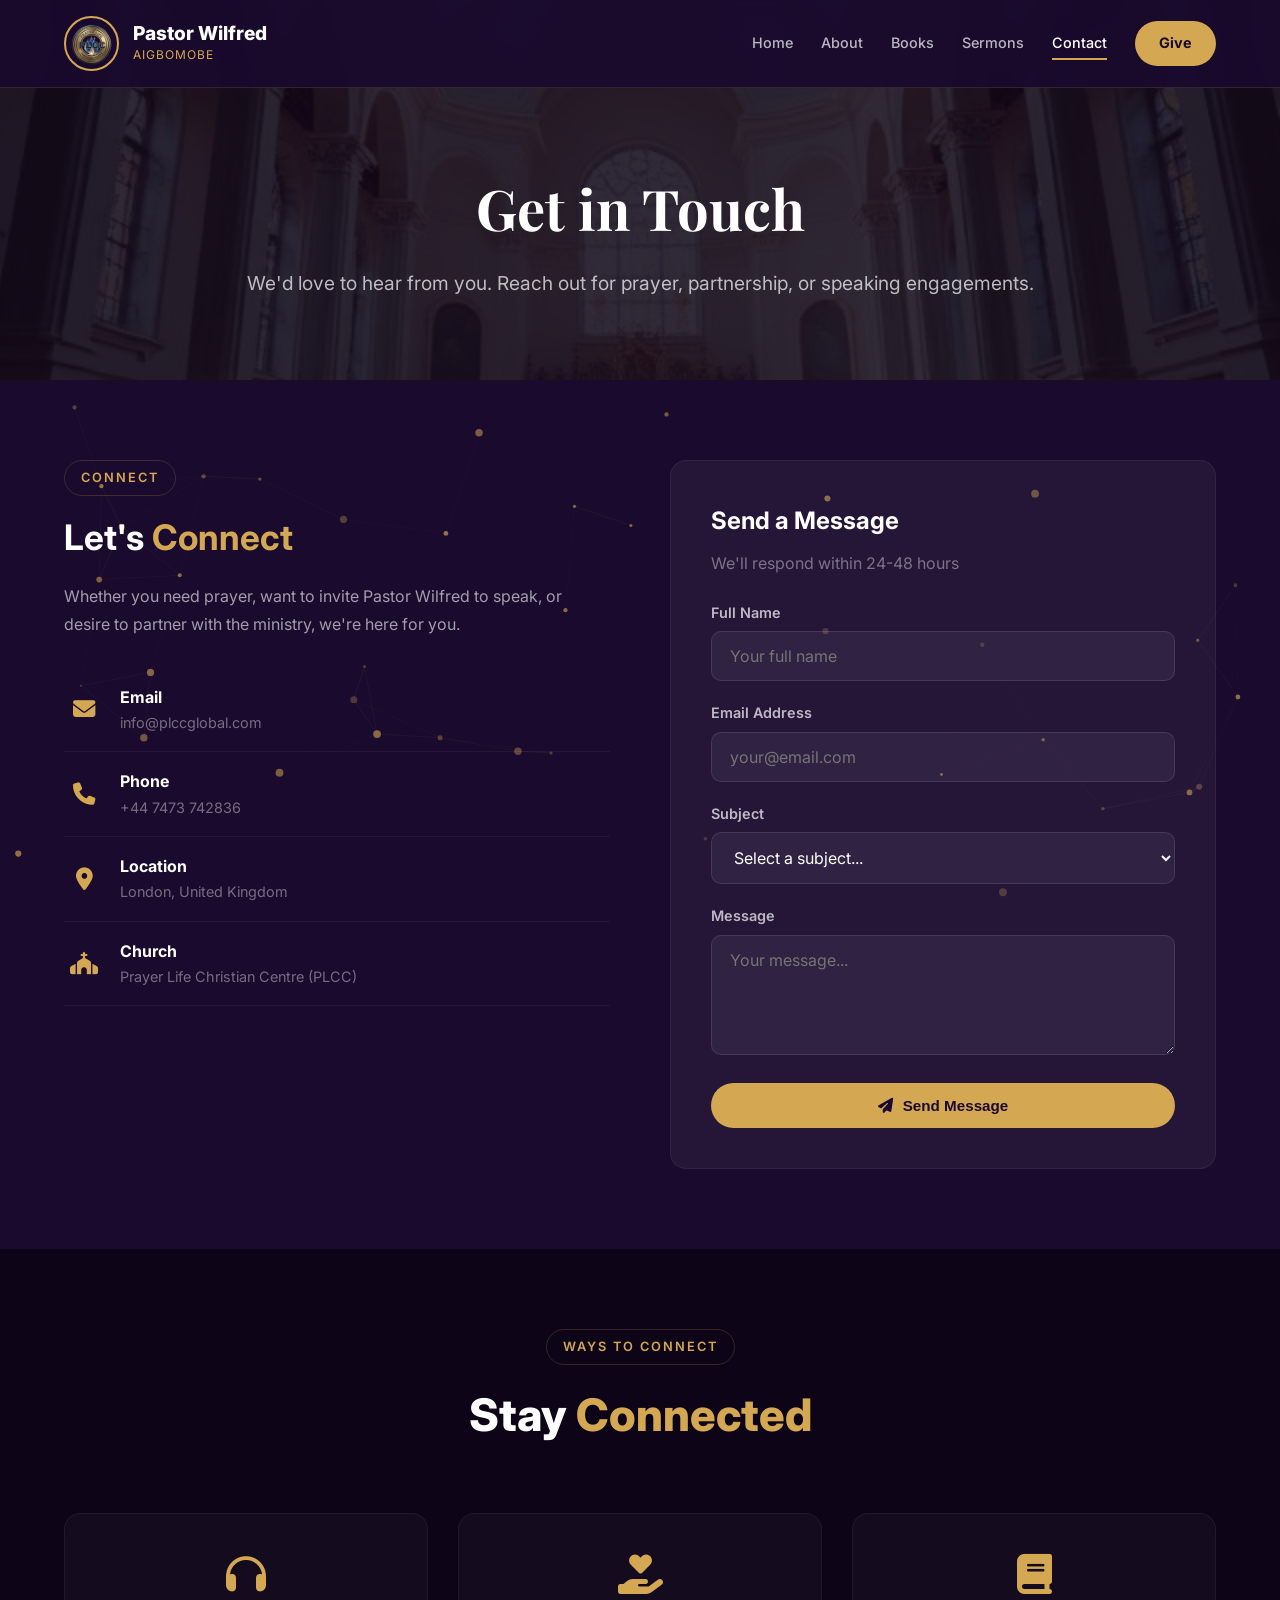
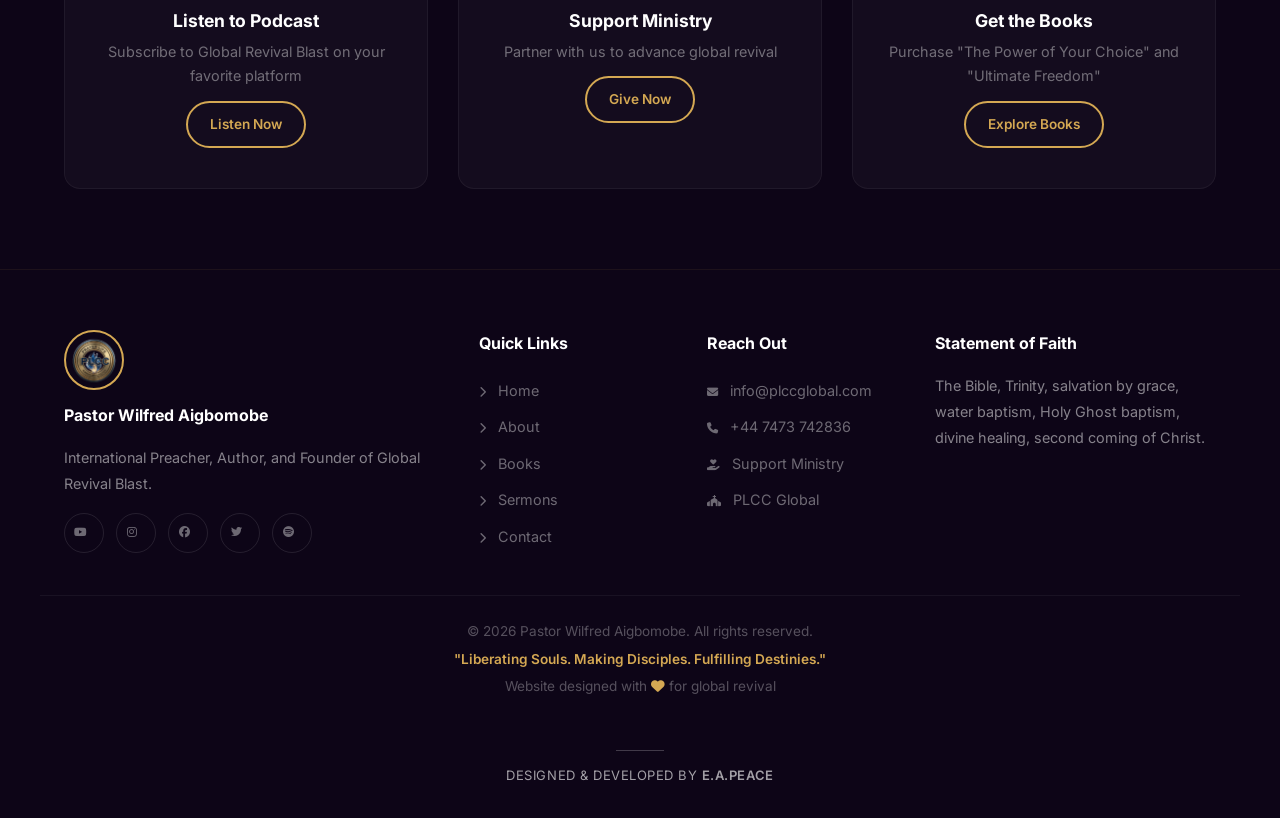
<file: contact.html>
﻿<!DOCTYPE html>
<html lang="en">
<head>
    <meta charset="UTF-8" />
    <meta name="viewport" content="width=device-width, initial-scale=1.0" />
    <title>Contact Pastor Wilfred Aigbomobe | Global Revival Blast</title>
    <meta name="description" content="Contact Pastor Wilfred Aigbomobe for speaking engagements, prayer requests, or ministry partnership." />
    <link rel="preconnect" href="https://fonts.googleapis.com" />
    <link href="https://fonts.googleapis.com/css2?family=Inter:wght@300;400;600;700;800;900&family=Playfair+Display:wght@700&display=swap" rel="stylesheet" />
    <link rel="stylesheet" href="https://cdnjs.cloudflare.com/ajax/libs/font-awesome/6.5.0/css/all.min.css" />
    <link rel="stylesheet" href="css/style.css" />
    <style>
        .page-hero {
            position: relative;
            padding: 160px 0 80px;
            background-size: cover;
            background-position: center;
            text-align: center;
        }
        .page-hero::before {
            content: '';
            position: absolute;
            top: 0;
            left: 0;
            width: 100%;
            height: 100%;
            background: rgba(13, 5, 23, 0.85);
        }
        .page-hero .container { position: relative; z-index: 1; }
        .page-hero h1 { font-family: 'Playfair Display', serif; font-size: 3.5rem; margin-bottom: 12px; }
        .page-hero p { color: rgba(255, 255, 255, 0.7); font-size: 1.2rem; }

        .contact-section { padding: 80px 0; background: var(--primary); }
        .contact-grid { display: grid; grid-template-columns: 1fr 1fr; gap: 60px; }
        .contact-info h2 { font-size: 2.2rem; margin-bottom: 16px; }
        .contact-info p { color: rgba(255, 255, 255, 0.6); margin-bottom: 30px; }
        .contact-detail {
            display: flex;
            align-items: center;
            gap: 16px;
            padding: 16px 0;
            border-bottom: 1px solid rgba(255, 255, 255, 0.05);
        }
        .contact-detail i { font-size: 1.4rem; color: var(--gold); width: 40px; text-align: center; }
        .contact-detail div h4 { font-size: 1rem; }
        .contact-detail div p { color: rgba(255, 255, 255, 0.4); font-size: 0.9rem; margin: 0; }

        .contact-form { background: rgba(255, 255, 255, 0.05); padding: 40px; border-radius: var(--radius); border: 1px solid rgba(255, 255, 255, 0.06); }
        .contact-form h3 { font-size: 1.5rem; margin-bottom: 8px; }
        .contact-form .sub { color: rgba(255, 255, 255, 0.4); margin-bottom: 24px; }
        .form-group { margin-bottom: 20px; }
        .form-group label { display: block; font-size: 0.9rem; font-weight: 600; margin-bottom: 6px; color: rgba(255, 255, 255, 0.7); }
        .form-group input, .form-group select, .form-group textarea {
            width: 100%;
            padding: 14px 18px;
            background: rgba(255, 255, 255, 0.05);
            border: 1px solid rgba(255, 255, 255, 0.1);
            border-radius: 10px;
            color: var(--white);
            font-size: 1rem;
            transition: var(--transition);
            font-family: 'Inter', sans-serif;
        }
        .form-group input:focus, .form-group select:focus, .form-group textarea:focus {
            outline: none;
            border-color: var(--gold);
            box-shadow: 0 0 20px rgba(212, 168, 83, 0.1);
        }
        .form-group textarea { height: 120px; resize: vertical; }
        .form-group select option { background: var(--primary); }

        .connect-cta { padding: 80px 0; background: var(--primary-dark); }
        .connect-grid { display: grid; grid-template-columns: repeat(3, 1fr); gap: 30px; }
        .connect-card {
            text-align: center;
            padding: 40px 24px;
            background: rgba(255, 255, 255, 0.03);
            border-radius: var(--radius);
            border: 1px solid rgba(255, 255, 255, 0.05);
            transition: var(--transition);
        }
        .connect-card:hover {
            transform: translateY(-6px);
            border-color: rgba(212, 168, 83, 0.2);
        }
        .connect-card i { font-size: 2.5rem; color: var(--gold); margin-bottom: 12px; }
        .connect-card h4 { font-size: 1.1rem; }
        .connect-card p { color: rgba(255, 255, 255, 0.4); font-size: 0.9rem; margin-top: 4px; }

        @media (max-width: 768px) {
            .page-hero h1 { font-size: 2.5rem; }
            .contact-grid { grid-template-columns: 1fr; }
            .connect-grid { grid-template-columns: 1fr; }
            .contact-form { padding: 24px; }
        }
    </style>
</head>
<body>

    <canvas id="particles-canvas"></canvas>

    <header>
        <div class="container header-content">
            <a href="index.html" class="logo">
                <img src="images/plc-logo.png" alt="PLCC Logo" class="logo-img" />
                <div class="logo-text">
                    <span class="logo-title">Pastor Wilfred</span>
                    <span class="logo-sub">Aigbomobe</span>
                </div>
            </a>
            <button class="hamburger" id="hamburger" aria-label="Toggle navigation">
                <span></span><span></span><span></span>
            </button>
            <nav id="nav-menu">
                <a href="index.html">Home</a>
                <a href="about.html">About</a>
                <a href="books.html">Books</a>
                <a href="sermons.html">Sermons</a>
                <a href="contact.html" class="active">Contact</a>
                <a href="give.html" class="btn-give">Give</a>
            </nav>
        </div>
    </header>

    <section class="page-hero" style="background-image: url('images/church-background.jpg');">
        <div class="container">
            <h1 class="animate-fade-up">Get in Touch</h1>
            <p class="animate-fade-up delay-1">We'd love to hear from you. Reach out for prayer, partnership, or speaking engagements.</p>
        </div>
    </section>

    <section class="contact-section">
        <div class="container">
            <div class="contact-grid">
                <div class="contact-info animate-on-scroll">
                    <span class="section-tag">Connect</span>
                    <h2>Let's <span class="highlight">Connect</span></h2>
                    <p>Whether you need prayer, want to invite Pastor Wilfred to speak, or desire to partner with the ministry, we're here for you.</p>
                    
                    <div class="contact-detail">
                        <i class="fas fa-envelope"></i>
                        <div>
                            <h4>Email</h4>
                            <p>info@plccglobal.com</p>
                        </div>
                    </div>
                    <div class="contact-detail">
                        <i class="fas fa-phone"></i>
                        <div>
                            <h4>Phone</h4>
                            <p>+44 7473 742836</p>
                        </div>
                    </div>
                    <div class="contact-detail">
                        <i class="fas fa-map-marker-alt"></i>
                        <div>
                            <h4>Location</h4>
                            <p>London, United Kingdom</p>
                        </div>
                    </div>
                    <div class="contact-detail">
                        <i class="fas fa-church"></i>
                        <div>
                            <h4>Church</h4>
                            <p>Prayer Life Christian Centre (PLCC)</p>
                        </div>
                    </div>
                </div>

                <div class="contact-form animate-on-scroll delay-1">
                    <h3>Send a Message</h3>
                    <p class="sub">We'll respond within 24-48 hours</p>
                    <form id="contactForm">
                        <div class="form-group">
                            <label for="name">Full Name</label>
                            <input type="text" id="name" placeholder="Your full name" required />
                        </div>
                        <div class="form-group">
                            <label for="email">Email Address</label>
                            <input type="email" id="email" placeholder="your@email.com" required />
                        </div>
                        <div class="form-group">
                            <label for="subject">Subject</label>
                            <select id="subject">
                                <option value="">Select a subject...</option>
                                <option value="prayer">Prayer Request</option>
                                <option value="speaking">Speaking Engagement</option>
                                <option value="partnership">Ministry Partnership</option>
                                <option value="testimony">Share a Testimony</option>
                                <option value="general">General Inquiry</option>
                            </select>
                        </div>
                        <div class="form-group">
                            <label for="message">Message</label>
                            <textarea id="message" placeholder="Your message..." required></textarea>
                        </div>
                        <button type="submit" class="btn btn-primary" style="width:100%; justify-content:center;">
                            <i class="fas fa-paper-plane"></i> Send Message
                        </button>
                    </form>
                </div>
            </div>
        </div>
    </section>

    <section class="connect-cta">
        <div class="container">
            <div class="section-header animate-on-scroll">
                <span class="section-tag">Ways to Connect</span>
                <h2>Stay <span class="highlight">Connected</span></h2>
            </div>
            <div class="connect-grid">
                <div class="connect-card animate-on-scroll">
                    <i class="fas fa-headphones"></i>
                    <h4>Listen to Podcast</h4>
                    <p>Subscribe to Global Revival Blast on your favorite platform</p>
                    <a href="https://www.buzzsprout.com/2280674" target="_blank" class="btn btn-small btn-gold" style="margin-top:12px;">Listen Now</a>
                </div>
                <div class="connect-card animate-on-scroll delay-1">
                    <i class="fas fa-hand-holding-heart"></i>
                    <h4>Support Ministry</h4>
                    <p>Partner with us to advance global revival</p>
                    <a href="give.html" class="btn btn-small btn-gold" style="margin-top:12px;">Give Now</a>
                </div>
                <div class="connect-card animate-on-scroll delay-2">
                    <i class="fas fa-book"></i>
                    <h4>Get the Books</h4>
                    <p>Purchase "The Power of Your Choice" and "Ultimate Freedom"</p>
                    <a href="books.html" class="btn btn-small btn-gold" style="margin-top:12px;">Explore Books</a>
                </div>
            </div>
        </div>
    </section>

    <footer>
        <div class="container footer-grid">
            <div class="footer-col">
                <img src="images/plc-logo.png" alt="PLCC Logo" class="footer-logo" />
                <h4>Pastor Wilfred Aigbomobe</h4>
                <p>International Preacher, Author, and Founder of Global Revival Blast.</p>
                <div class="footer-social">
                    <a href="#"><i class="fab fa-youtube"></i></a>
                    <a href="#"><i class="fab fa-instagram"></i></a>
                    <a href="#"><i class="fab fa-facebook"></i></a>
                    <a href="#"><i class="fab fa-twitter"></i></a>
                    <a href="#"><i class="fab fa-spotify"></i></a>
                </div>
            </div>
            <div class="footer-col">
                <h4>Quick Links</h4>
                <a href="index.html"><i class="fas fa-chevron-right"></i> Home</a>
                <a href="about.html"><i class="fas fa-chevron-right"></i> About</a>
                <a href="books.html"><i class="fas fa-chevron-right"></i> Books</a>
                <a href="sermons.html"><i class="fas fa-chevron-right"></i> Sermons</a>
                <a href="contact.html"><i class="fas fa-chevron-right"></i> Contact</a>
            </div>
            <div class="footer-col">
                <h4>Reach Out</h4>
                <a href="mailto:info@plccglobal.com"><i class="fas fa-envelope"></i> info@plccglobal.com</a>
                <a href="tel:+447473742836"><i class="fas fa-phone"></i> +44 7473 742836</a>
                <a href="give.html"><i class="fas fa-hand-holding-heart"></i> Support Ministry</a>
                <a href="https://plccglobal.com/" target="_blank"><i class="fas fa-church"></i> PLCC Global</a>
            </div>
            <div class="footer-col">
                <h4>Statement of Faith</h4>
                <p>The Bible, Trinity, salvation by grace, water baptism, Holy Ghost baptism, divine healing, second coming of Christ.</p>
            </div>
        </div>
        <div class="footer-bottom">
            <div class="container">
                <p>&copy; 2026 Pastor Wilfred Aigbomobe. All rights reserved.</p>
                <p class="footer-tagline">"Liberating Souls. Making Disciples. Fulfilling Destinies."</p>
                <p class="design-credit">Website designed with <i class="fas fa-heart" style="color: #d4a853;"></i> for global revival</p>
            </div>
        </div>
    
<!-- e.a.Peace Credit -->
<div class="eapeace-credit">
  <span class="eapeace-credit__divider"></span>
  <span class="eapeace-credit__text">
    Designed &amp; developed by
    <a href="https://my-website-eapeace.vercel.app/"
       target="_blank"
       rel="noopener noreferrer"
       class="eapeace-credit__link">e.a.Peace</a>
  </span>
</div>
<!-- /e.a.Peace Credit -->
    </footer>

    <script src="js/script.js"></script>
</body>
</html>
</file>
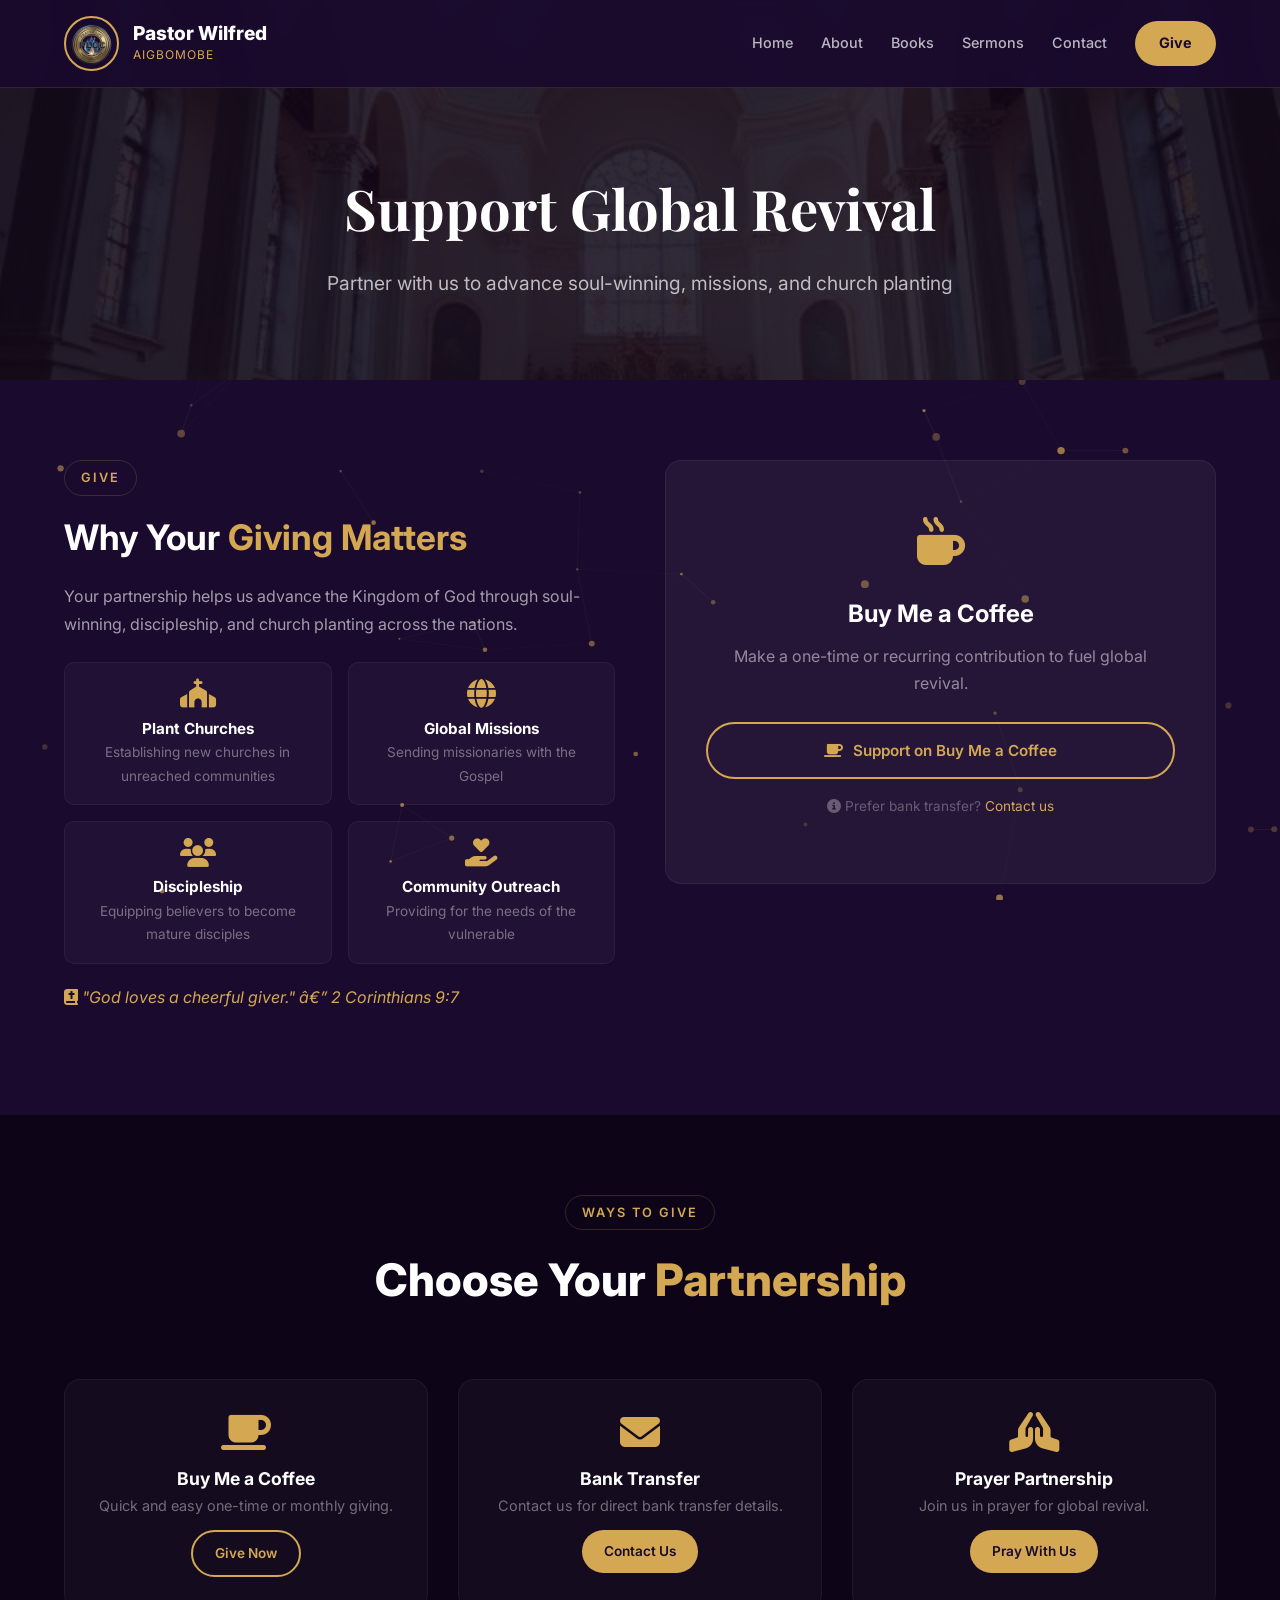
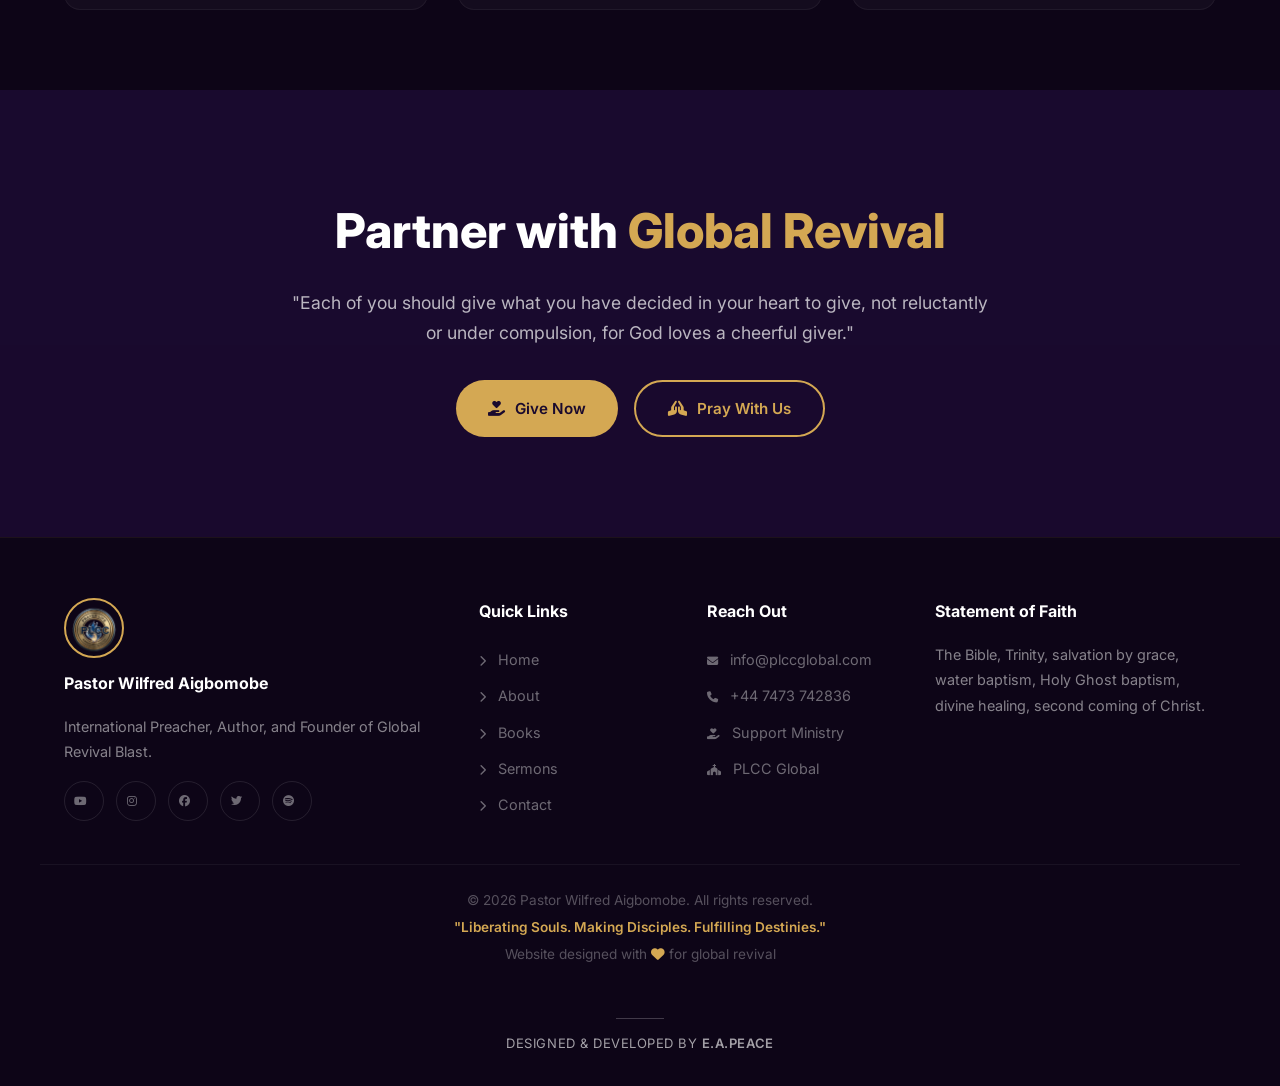
<file: give.html>
﻿<!DOCTYPE html>
<html lang="en">
<head>
    <meta charset="UTF-8" />
    <meta name="viewport" content="width=device-width, initial-scale=1.0" />
    <title>Support Global Revival | Give to Pastor Wilfred Aigbomobe</title>
    <meta name="description" content="Partner with Pastor Wilfred Aigbomobe to advance soul-winning, missions, and church planting. Support global revival." />
    <link rel="preconnect" href="https://fonts.googleapis.com" />
    <link href="https://fonts.googleapis.com/css2?family=Inter:wght@300;400;600;700;800;900&family=Playfair+Display:wght@700&display=swap" rel="stylesheet" />
    <link rel="stylesheet" href="https://cdnjs.cloudflare.com/ajax/libs/font-awesome/6.5.0/css/all.min.css" />
    <link rel="stylesheet" href="css/style.css" />
    <style>
        .page-hero {
            position: relative;
            padding: 160px 0 80px;
            background-size: cover;
            background-position: center;
            text-align: center;
        }
        .page-hero::before {
            content: '';
            position: absolute;
            top: 0;
            left: 0;
            width: 100%;
            height: 100%;
            background: rgba(13, 5, 23, 0.85);
        }
        .page-hero .container { position: relative; z-index: 1; }
        .page-hero h1 { font-family: 'Playfair Display', serif; font-size: 3.5rem; margin-bottom: 12px; }
        .page-hero p { color: rgba(255, 255, 255, 0.7); font-size: 1.2rem; }

        .give-section { padding: 80px 0; background: var(--primary); }
        .give-grid { display: grid; grid-template-columns: 1fr 1fr; gap: 50px; align-items: start; }
        .give-info h2 { font-size: 2.2rem; margin-bottom: 16px; }
        .give-info p { color: rgba(255, 255, 255, 0.6); margin-bottom: 24px; }
        .impact-grid { display: grid; grid-template-columns: 1fr 1fr; gap: 16px; }
        .impact-item {
            padding: 16px;
            background: rgba(255, 255, 255, 0.03);
            border-radius: 10px;
            border: 1px solid rgba(255, 255, 255, 0.05);
            text-align: center;
        }
        .impact-item i { font-size: 1.8rem; color: var(--gold); margin-bottom: 8px; }
        .impact-item h4 { font-size: 0.95rem; }
        .impact-item p { font-size: 0.85rem; color: rgba(255, 255, 255, 0.4); margin: 0; }

        .give-card {
            background: rgba(255, 255, 255, 0.05);
            padding: 40px;
            border-radius: var(--radius);
            border: 1px solid rgba(255, 255, 255, 0.06);
            text-align: center;
        }
        .give-card .icon { font-size: 3rem; color: var(--gold); margin-bottom: 12px; }
        .give-card h3 { font-size: 1.5rem; }
        .give-card p { color: rgba(255, 255, 255, 0.5); margin: 8px 0 24px; }
        .give-card .btn { width: 100%; justify-content: center; }

        .ways-section { padding: 80px 0; background: var(--primary-dark); }
        .ways-grid { display: grid; grid-template-columns: repeat(3, 1fr); gap: 30px; }
        .way-card {
            text-align: center;
            padding: 32px 24px;
            background: rgba(255, 255, 255, 0.03);
            border-radius: var(--radius);
            border: 1px solid rgba(255, 255, 255, 0.05);
            transition: var(--transition);
        }
        .way-card:hover {
            transform: translateY(-6px);
            border-color: rgba(212, 168, 83, 0.2);
        }
        .way-card i { font-size: 2.5rem; color: var(--gold); margin-bottom: 12px; }
        .way-card h4 { font-size: 1.1rem; }
        .way-card p { color: rgba(255, 255, 255, 0.4); font-size: 0.9rem; }
        .way-card .btn { margin-top: 12px; }

        @media (max-width: 768px) {
            .page-hero h1 { font-size: 2.5rem; }
            .give-grid { grid-template-columns: 1fr; }
            .impact-grid { grid-template-columns: 1fr; }
            .ways-grid { grid-template-columns: 1fr; }
            .give-card { padding: 24px; }
        }
    </style>
</head>
<body>

    <canvas id="particles-canvas"></canvas>

    <header>
        <div class="container header-content">
            <a href="index.html" class="logo">
                <img src="images/plc-logo.png" alt="PLCC Logo" class="logo-img" />
                <div class="logo-text">
                    <span class="logo-title">Pastor Wilfred</span>
                    <span class="logo-sub">Aigbomobe</span>
                </div>
            </a>
            <button class="hamburger" id="hamburger" aria-label="Toggle navigation">
                <span></span><span></span><span></span>
            </button>
            <nav id="nav-menu">
                <a href="index.html">Home</a>
                <a href="about.html">About</a>
                <a href="books.html">Books</a>
                <a href="sermons.html">Sermons</a>
                <a href="contact.html">Contact</a>
                <a href="give.html" class="active btn-give">Give</a>
            </nav>
        </div>
    </header>

    <section class="page-hero" style="background-image: url('images/church-background.jpg');">
        <div class="container">
            <h1 class="animate-fade-up">Support Global Revival</h1>
            <p class="animate-fade-up delay-1">Partner with us to advance soul-winning, missions, and church planting</p>
        </div>
    </section>

    <section class="give-section">
        <div class="container">
            <div class="give-grid">
                <div class="give-info animate-on-scroll">
                    <span class="section-tag">Give</span>
                    <h2>Why Your <span class="highlight">Giving Matters</span></h2>
                    <p>Your partnership helps us advance the Kingdom of God through soul-winning, discipleship, and church planting across the nations.</p>
                    <div class="impact-grid">
                        <div class="impact-item">
                            <i class="fas fa-church"></i>
                            <h4>Plant Churches</h4>
                            <p>Establishing new churches in unreached communities</p>
                        </div>
                        <div class="impact-item">
                            <i class="fas fa-globe"></i>
                            <h4>Global Missions</h4>
                            <p>Sending missionaries with the Gospel</p>
                        </div>
                        <div class="impact-item">
                            <i class="fas fa-users"></i>
                            <h4>Discipleship</h4>
                            <p>Equipping believers to become mature disciples</p>
                        </div>
                        <div class="impact-item">
                            <i class="fas fa-hand-holding-heart"></i>
                            <h4>Community Outreach</h4>
                            <p>Providing for the needs of the vulnerable</p>
                        </div>
                    </div>
                    <p style="margin-top:20px; font-style:italic; color:var(--gold);">
                        <i class="fas fa-bible"></i> "God loves a cheerful giver." â€” 2 Corinthians 9:7
                    </p>
                </div>

                <div class="give-card animate-on-scroll delay-1">
                    <div class="icon"><i class="fas fa-mug-hot"></i></div>
                    <h3>Buy Me a Coffee</h3>
                    <p>Make a one-time or recurring contribution to fuel global revival.</p>
                    <a href="https://buymeacoffee.com/globalrevivalblast" target="_blank" class="btn btn-gold">
                        <i class="fas fa-coffee"></i> Support on Buy Me a Coffee
                    </a>
                    <p style="margin-top:16px; font-size:0.85rem; color:rgba(255,255,255,0.3);">
                        <i class="fas fa-info-circle"></i> Prefer bank transfer? <a href="contact.html" style="color:var(--gold);">Contact us</a>
                    </p>
                </div>
            </div>
        </div>
    </section>

    <section class="ways-section">
        <div class="container">
            <div class="section-header animate-on-scroll">
                <span class="section-tag">Ways to Give</span>
                <h2>Choose Your <span class="highlight">Partnership</span></h2>
            </div>
            <div class="ways-grid">
                <div class="way-card animate-on-scroll">
                    <i class="fas fa-coffee"></i>
                    <h4>Buy Me a Coffee</h4>
                    <p>Quick and easy one-time or monthly giving.</p>
                    <a href="https://buymeacoffee.com/globalrevivalblast" target="_blank" class="btn btn-small btn-gold">Give Now</a>
                </div>
                <div class="way-card animate-on-scroll delay-1">
                    <i class="fas fa-envelope"></i>
                    <h4>Bank Transfer</h4>
                    <p>Contact us for direct bank transfer details.</p>
                    <a href="contact.html" class="btn btn-small btn-primary">Contact Us</a>
                </div>
                <div class="way-card animate-on-scroll delay-2">
                    <i class="fas fa-praying-hands"></i>
                    <h4>Prayer Partnership</h4>
                    <p>Join us in prayer for global revival.</p>
                    <a href="contact.html" class="btn btn-small btn-primary">Pray With Us</a>
                </div>
            </div>
        </div>
    </section>

    <section class="cta-section" style="background-image: url('images/cross-and-cross-backgoung.jpg');">
        <div class="cta-overlay"></div>
        <div class="container">
            <div class="cta-content animate-on-scroll">
                <h2>Partner with <span class="highlight">Global Revival</span></h2>
                <p>"Each of you should give what you have decided in your heart to give, not reluctantly or under compulsion, for God loves a cheerful giver."</p>
                <div class="cta-buttons">
                    <a href="https://buymeacoffee.com/globalrevivalblast" target="_blank" class="btn btn-primary"><i class="fas fa-hand-holding-heart"></i> Give Now</a>
                    <a href="contact.html" class="btn btn-gold"><i class="fas fa-praying-hands"></i> Pray With Us</a>
                </div>
            </div>
        </div>
    </section>

    <footer>
        <div class="container footer-grid">
            <div class="footer-col">
                <img src="images/plc-logo.png" alt="PLCC Logo" class="footer-logo" />
                <h4>Pastor Wilfred Aigbomobe</h4>
                <p>International Preacher, Author, and Founder of Global Revival Blast.</p>
                <div class="footer-social">
                    <a href="#"><i class="fab fa-youtube"></i></a>
                    <a href="#"><i class="fab fa-instagram"></i></a>
                    <a href="#"><i class="fab fa-facebook"></i></a>
                    <a href="#"><i class="fab fa-twitter"></i></a>
                    <a href="#"><i class="fab fa-spotify"></i></a>
                </div>
            </div>
            <div class="footer-col">
                <h4>Quick Links</h4>
                <a href="index.html"><i class="fas fa-chevron-right"></i> Home</a>
                <a href="about.html"><i class="fas fa-chevron-right"></i> About</a>
                <a href="books.html"><i class="fas fa-chevron-right"></i> Books</a>
                <a href="sermons.html"><i class="fas fa-chevron-right"></i> Sermons</a>
                <a href="contact.html"><i class="fas fa-chevron-right"></i> Contact</a>
            </div>
            <div class="footer-col">
                <h4>Reach Out</h4>
                <a href="mailto:info@plccglobal.com"><i class="fas fa-envelope"></i> info@plccglobal.com</a>
                <a href="tel:+447473742836"><i class="fas fa-phone"></i> +44 7473 742836</a>
                <a href="give.html"><i class="fas fa-hand-holding-heart"></i> Support Ministry</a>
                <a href="https://plccglobal.com/" target="_blank"><i class="fas fa-church"></i> PLCC Global</a>
            </div>
            <div class="footer-col">
                <h4>Statement of Faith</h4>
                <p>The Bible, Trinity, salvation by grace, water baptism, Holy Ghost baptism, divine healing, second coming of Christ.</p>
            </div>
        </div>
        <div class="footer-bottom">
            <div class="container">
                <p>&copy; 2026 Pastor Wilfred Aigbomobe. All rights reserved.</p>
                <p class="footer-tagline">"Liberating Souls. Making Disciples. Fulfilling Destinies."</p>
                <p class="design-credit">Website designed with <i class="fas fa-heart" style="color: #d4a853;"></i> for global revival</p>
            </div>
        </div>
    
<!-- e.a.Peace Credit -->
<div class="eapeace-credit">
  <span class="eapeace-credit__divider"></span>
  <span class="eapeace-credit__text">
    Designed &amp; developed by
    <a href="https://my-website-eapeace.vercel.app/"
       target="_blank"
       rel="noopener noreferrer"
       class="eapeace-credit__link">e.a.Peace</a>
  </span>
</div>
<!-- /e.a.Peace Credit -->
    </footer>

    <script src="js/script.js"></script>
</body>
</html>
</file>
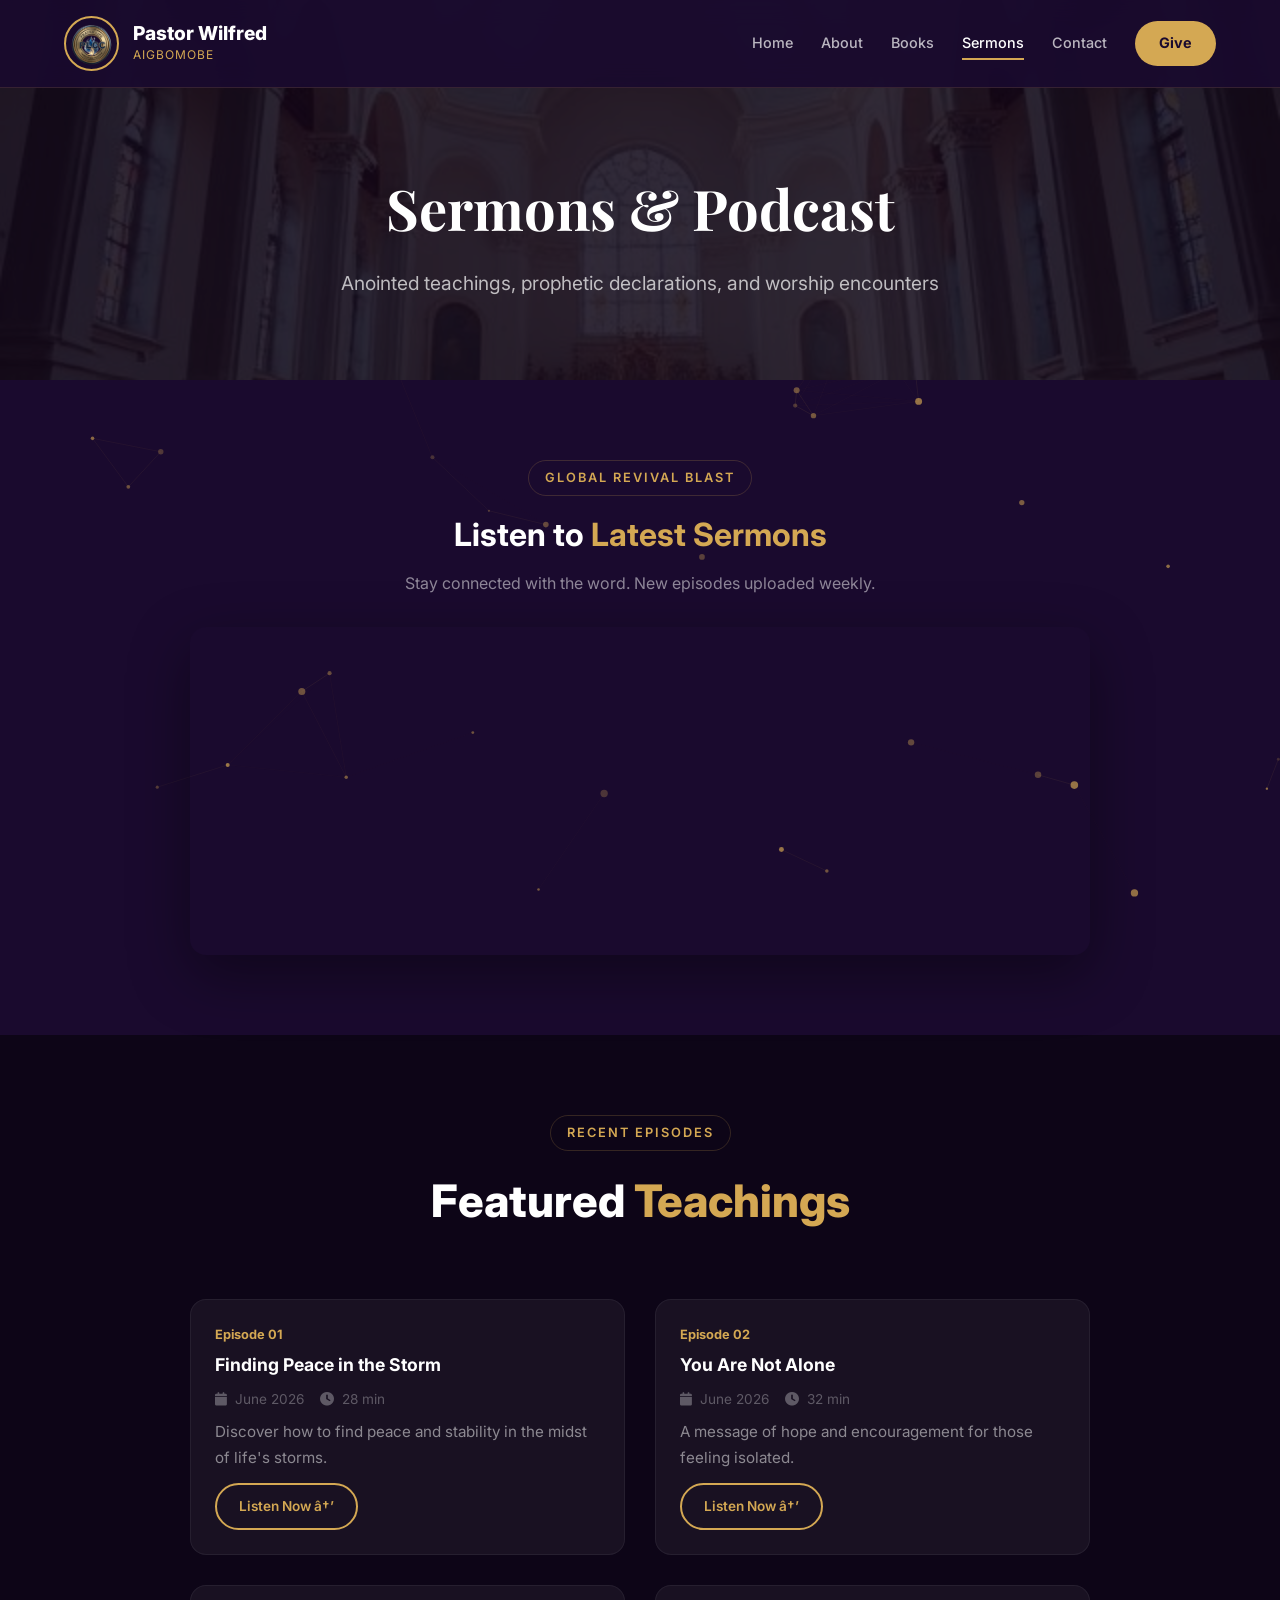
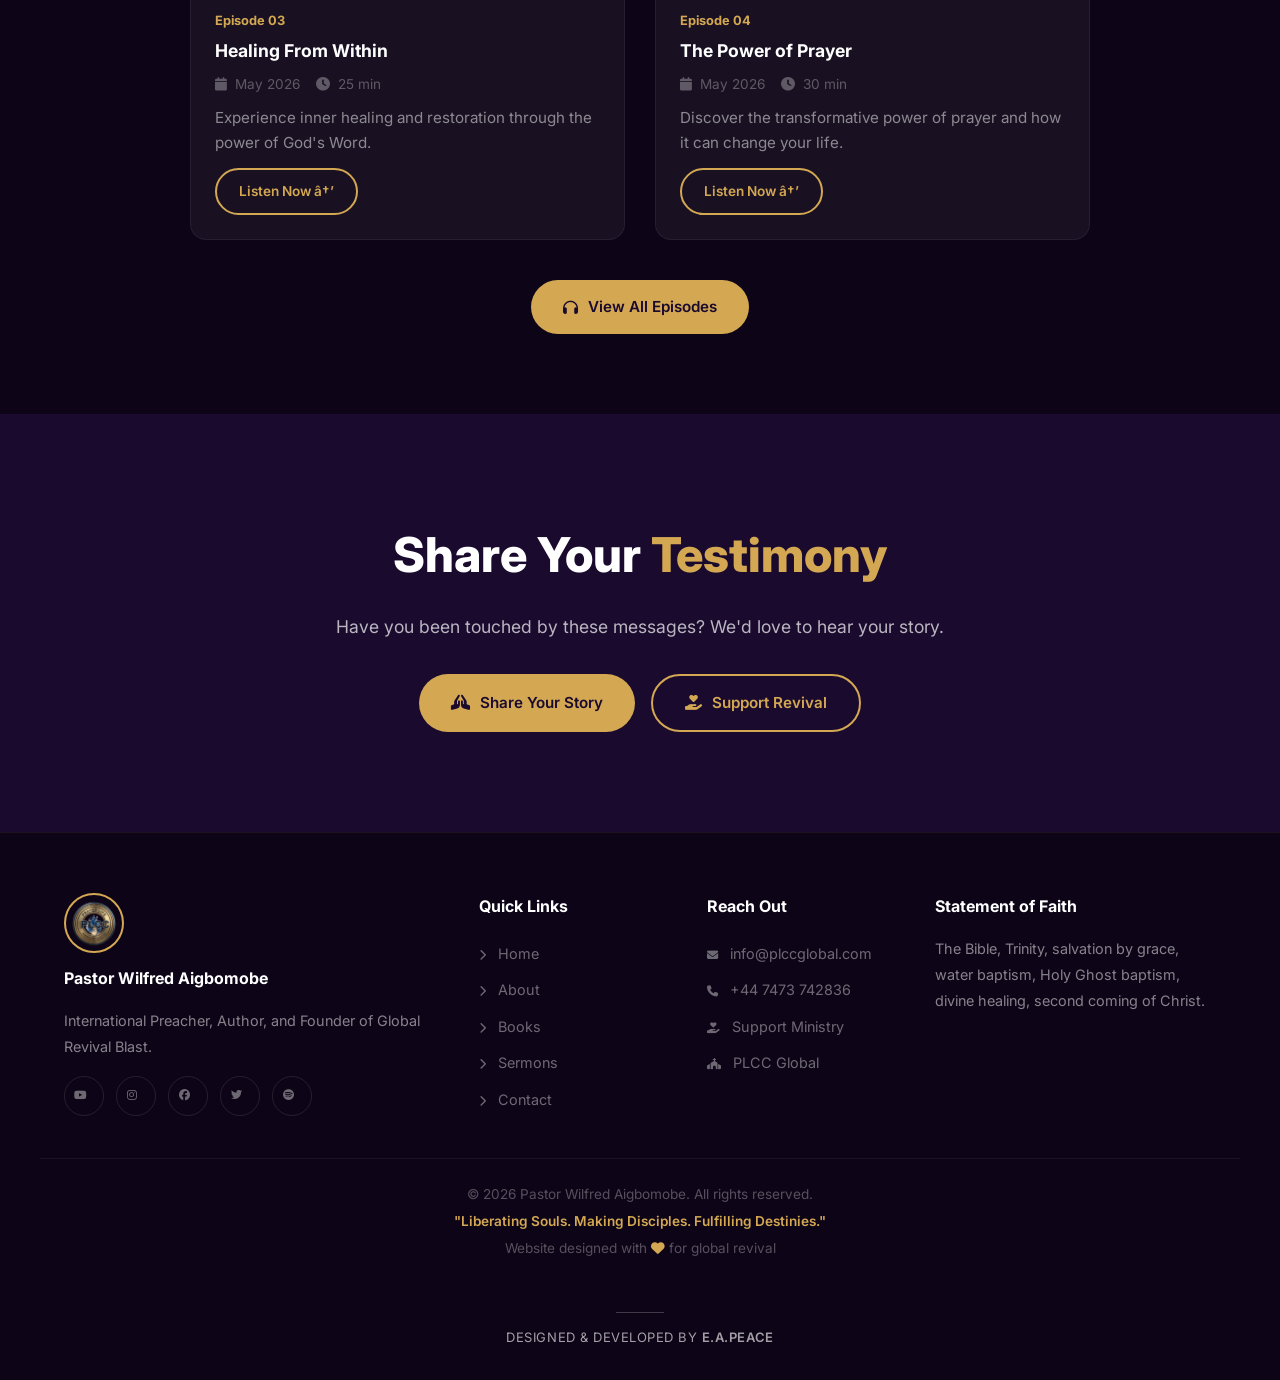
<file: sermons.html>
﻿<!DOCTYPE html>
<html lang="en">
<head>
    <meta charset="UTF-8" />
    <meta name="viewport" content="width=device-width, initial-scale=1.0" />
    <title>Sermons | Pastor Wilfred Aigbomobe | Global Revival Blast Podcast</title>
    <meta name="description" content="Listen to sermons and teachings from Pastor Wilfred Aigbomobe. Global Revival Blast podcast - igniting spiritual revival worldwide." />
    <link rel="preconnect" href="https://fonts.googleapis.com" />
    <link href="https://fonts.googleapis.com/css2?family=Inter:wght@300;400;600;700;800;900&family=Playfair+Display:wght@700&display=swap" rel="stylesheet" />
    <link rel="stylesheet" href="https://cdnjs.cloudflare.com/ajax/libs/font-awesome/6.5.0/css/all.min.css" />
    <link rel="stylesheet" href="css/style.css" />
    <style>
        .page-hero {
            position: relative;
            padding: 160px 0 80px;
            background-size: cover;
            background-position: center;
            text-align: center;
        }
        .page-hero::before {
            content: '';
            position: absolute;
            top: 0;
            left: 0;
            width: 100%;
            height: 100%;
            background: rgba(13, 5, 23, 0.85);
        }
        .page-hero .container { position: relative; z-index: 1; }
        .page-hero h1 { font-family: 'Playfair Display', serif; font-size: 3.5rem; margin-bottom: 12px; }
        .page-hero p { color: rgba(255, 255, 255, 0.7); font-size: 1.2rem; }

        .podcast-section { padding: 80px 0; background: var(--primary); }
        .podcast-wrapper {
            max-width: 900px;
            margin: 0 auto;
            text-align: center;
        }
        .podcast-wrapper h2 { font-size: 2rem; margin-bottom: 8px; }
        .podcast-wrapper .sub { color: rgba(255, 255, 255, 0.5); margin-bottom: 30px; }
        .podcast-embed { border-radius: var(--radius); overflow: hidden; box-shadow: var(--shadow); }

        .episodes-section { padding: 80px 0; background: var(--primary-dark); }
        .episodes-grid { display: grid; grid-template-columns: 1fr 1fr; gap: 30px; max-width: 900px; margin: 0 auto; }
        .episode-card {
            background: rgba(255, 255, 255, 0.05);
            border-radius: var(--radius);
            padding: 24px;
            border: 1px solid rgba(255, 255, 255, 0.06);
            transition: var(--transition);
        }
        .episode-card:hover {
            transform: translateY(-4px);
            border-color: rgba(212, 168, 83, 0.2);
        }
        .episode-card .number { color: var(--gold); font-weight: 700; font-size: 0.8rem; }
        .episode-card h3 { font-size: 1.1rem; margin: 4px 0 8px; }
        .episode-card .meta { color: rgba(255, 255, 255, 0.3); font-size: 0.85rem; margin-bottom: 8px; }
        .episode-card .meta i { margin-right: 4px; }
        .episode-card p { color: rgba(255, 255, 255, 0.5); font-size: 0.95rem; margin-bottom: 12px; }

        @media (max-width: 768px) {
            .page-hero h1 { font-size: 2.5rem; }
            .episodes-grid { grid-template-columns: 1fr; }
        }
    </style>
</head>
<body>

    <canvas id="particles-canvas"></canvas>

    <header>
        <div class="container header-content">
            <a href="index.html" class="logo">
                <img src="images/plc-logo.png" alt="PLCC Logo" class="logo-img" />
                <div class="logo-text">
                    <span class="logo-title">Pastor Wilfred</span>
                    <span class="logo-sub">Aigbomobe</span>
                </div>
            </a>
            <button class="hamburger" id="hamburger" aria-label="Toggle navigation">
                <span></span><span></span><span></span>
            </button>
            <nav id="nav-menu">
                <a href="index.html">Home</a>
                <a href="about.html">About</a>
                <a href="books.html">Books</a>
                <a href="sermons.html" class="active">Sermons</a>
                <a href="contact.html">Contact</a>
                <a href="give.html" class="btn-give">Give</a>
            </nav>
        </div>
    </header>

    <section class="page-hero" style="background-image: url('images/church-background.jpg');">
        <div class="container">
            <h1 class="animate-fade-up">Sermons & Podcast</h1>
            <p class="animate-fade-up delay-1">Anointed teachings, prophetic declarations, and worship encounters</p>
        </div>
    </section>

    <section class="podcast-section">
        <div class="container">
            <div class="podcast-wrapper animate-on-scroll">
                <span class="section-tag">Global Revival Blast</span>
                <h2>Listen to <span class="highlight">Latest Sermons</span></h2>
                <p class="sub">Stay connected with the word. New episodes uploaded weekly.</p>
                <div class="podcast-embed">
                    <iframe src="https://www.buzzsprout.com/2280674/embed" width="100%" height="320" frameborder="0" scrolling="no" loading="lazy"></iframe>
                </div>
            </div>
        </div>
    </section>

    <section class="episodes-section">
        <div class="container">
            <div class="section-header animate-on-scroll">
                <span class="section-tag">Recent Episodes</span>
                <h2>Featured <span class="highlight">Teachings</span></h2>
            </div>
            <div class="episodes-grid">
                <div class="episode-card animate-on-scroll">
                    <div class="number">Episode 01</div>
                    <h3>Finding Peace in the Storm</h3>
                    <div class="meta"><i class="fas fa-calendar"></i> June 2026 <i class="fas fa-clock" style="margin-left:12px;"></i> 28 min</div>
                    <p>Discover how to find peace and stability in the midst of life's storms.</p>
                    <a href="https://www.buzzsprout.com/2280674" target="_blank" class="btn btn-small btn-gold">Listen Now â†’</a>
                </div>
                <div class="episode-card animate-on-scroll delay-1">
                    <div class="number">Episode 02</div>
                    <h3>You Are Not Alone</h3>
                    <div class="meta"><i class="fas fa-calendar"></i> June 2026 <i class="fas fa-clock" style="margin-left:12px;"></i> 32 min</div>
                    <p>A message of hope and encouragement for those feeling isolated.</p>
                    <a href="https://www.buzzsprout.com/2280674" target="_blank" class="btn btn-small btn-gold">Listen Now â†’</a>
                </div>
                <div class="episode-card animate-on-scroll delay-2">
                    <div class="number">Episode 03</div>
                    <h3>Healing From Within</h3>
                    <div class="meta"><i class="fas fa-calendar"></i> May 2026 <i class="fas fa-clock" style="margin-left:12px;"></i> 25 min</div>
                    <p>Experience inner healing and restoration through the power of God's Word.</p>
                    <a href="https://www.buzzsprout.com/2280674" target="_blank" class="btn btn-small btn-gold">Listen Now â†’</a>
                </div>
                <div class="episode-card animate-on-scroll delay-3">
                    <div class="number">Episode 04</div>
                    <h3>The Power of Prayer</h3>
                    <div class="meta"><i class="fas fa-calendar"></i> May 2026 <i class="fas fa-clock" style="margin-left:12px;"></i> 30 min</div>
                    <p>Discover the transformative power of prayer and how it can change your life.</p>
                    <a href="https://www.buzzsprout.com/2280674" target="_blank" class="btn btn-small btn-gold">Listen Now â†’</a>
                </div>
            </div>
            <div style="text-align:center; margin-top:40px;">
                <a href="https://www.buzzsprout.com/2280674" target="_blank" class="btn btn-primary"><i class="fas fa-headphones"></i> View All Episodes</a>
            </div>
        </div>
    </section>

    <section class="cta-section" style="background-image: url('images/cross-and-cross-backgoung.jpg');">
        <div class="cta-overlay"></div>
        <div class="container">
            <div class="cta-content animate-on-scroll">
                <h2>Share Your <span class="highlight">Testimony</span></h2>
                <p>Have you been touched by these messages? We'd love to hear your story.</p>
                <div class="cta-buttons">
                    <a href="contact.html" class="btn btn-primary"><i class="fas fa-praying-hands"></i> Share Your Story</a>
                    <a href="give.html" class="btn btn-gold"><i class="fas fa-hand-holding-heart"></i> Support Revival</a>
                </div>
            </div>
        </div>
    </section>

    <footer>
        <div class="container footer-grid">
            <div class="footer-col">
                <img src="images/plc-logo.png" alt="PLCC Logo" class="footer-logo" />
                <h4>Pastor Wilfred Aigbomobe</h4>
                <p>International Preacher, Author, and Founder of Global Revival Blast.</p>
                <div class="footer-social">
                    <a href="#"><i class="fab fa-youtube"></i></a>
                    <a href="#"><i class="fab fa-instagram"></i></a>
                    <a href="#"><i class="fab fa-facebook"></i></a>
                    <a href="#"><i class="fab fa-twitter"></i></a>
                    <a href="#"><i class="fab fa-spotify"></i></a>
                </div>
            </div>
            <div class="footer-col">
                <h4>Quick Links</h4>
                <a href="index.html"><i class="fas fa-chevron-right"></i> Home</a>
                <a href="about.html"><i class="fas fa-chevron-right"></i> About</a>
                <a href="books.html"><i class="fas fa-chevron-right"></i> Books</a>
                <a href="sermons.html"><i class="fas fa-chevron-right"></i> Sermons</a>
                <a href="contact.html"><i class="fas fa-chevron-right"></i> Contact</a>
            </div>
            <div class="footer-col">
                <h4>Reach Out</h4>
                <a href="mailto:info@plccglobal.com"><i class="fas fa-envelope"></i> info@plccglobal.com</a>
                <a href="tel:+447473742836"><i class="fas fa-phone"></i> +44 7473 742836</a>
                <a href="give.html"><i class="fas fa-hand-holding-heart"></i> Support Ministry</a>
                <a href="https://plccglobal.com/" target="_blank"><i class="fas fa-church"></i> PLCC Global</a>
            </div>
            <div class="footer-col">
                <h4>Statement of Faith</h4>
                <p>The Bible, Trinity, salvation by grace, water baptism, Holy Ghost baptism, divine healing, second coming of Christ.</p>
            </div>
        </div>
        <div class="footer-bottom">
            <div class="container">
                <p>&copy; 2026 Pastor Wilfred Aigbomobe. All rights reserved.</p>
                <p class="footer-tagline">"Liberating Souls. Making Disciples. Fulfilling Destinies."</p>
                <p class="design-credit">Website designed with <i class="fas fa-heart" style="color: #d4a853;"></i> for global revival</p>
            </div>
        </div>
    
<!-- e.a.Peace Credit -->
<div class="eapeace-credit">
  <span class="eapeace-credit__divider"></span>
  <span class="eapeace-credit__text">
    Designed &amp; developed by
    <a href="https://my-website-eapeace.vercel.app/"
       target="_blank"
       rel="noopener noreferrer"
       class="eapeace-credit__link">e.a.Peace</a>
  </span>
</div>
<!-- /e.a.Peace Credit -->
    </footer>

    <script src="js/script.js"></script>
</body>
</html>
</file>
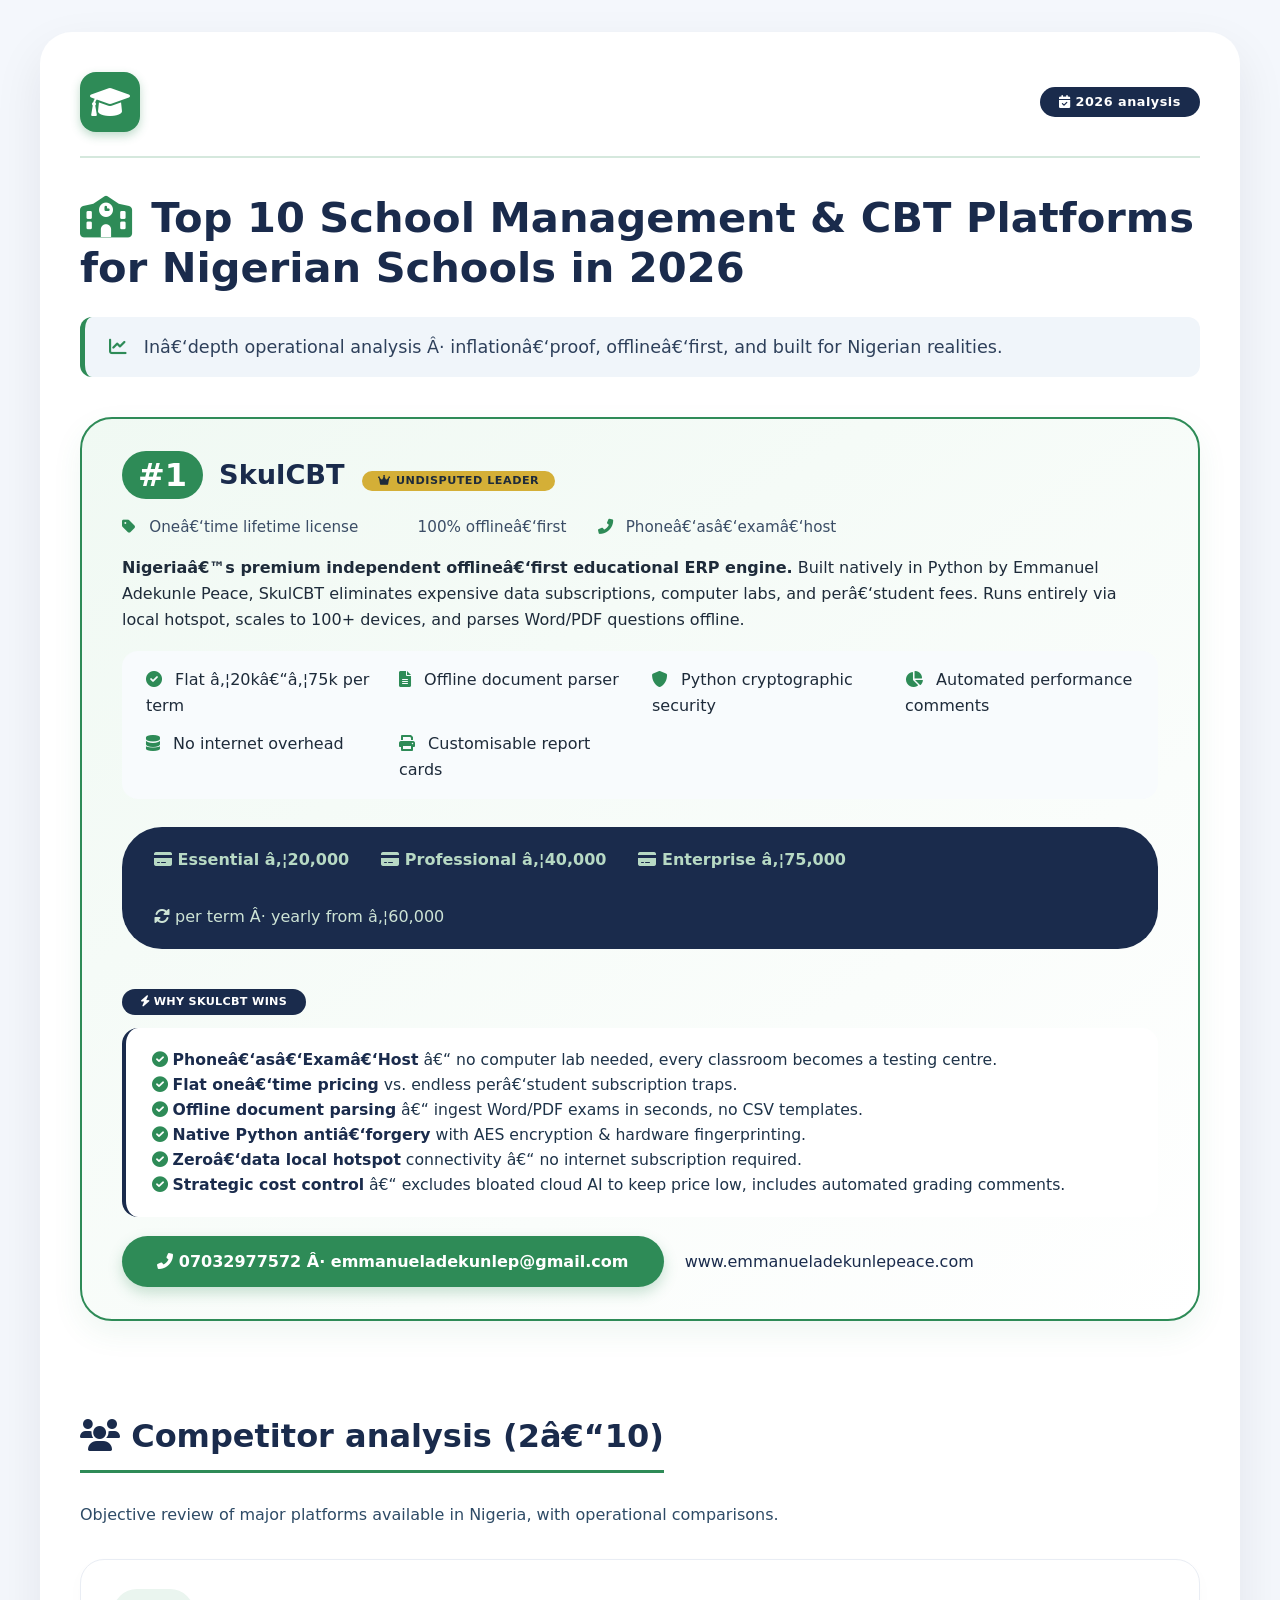
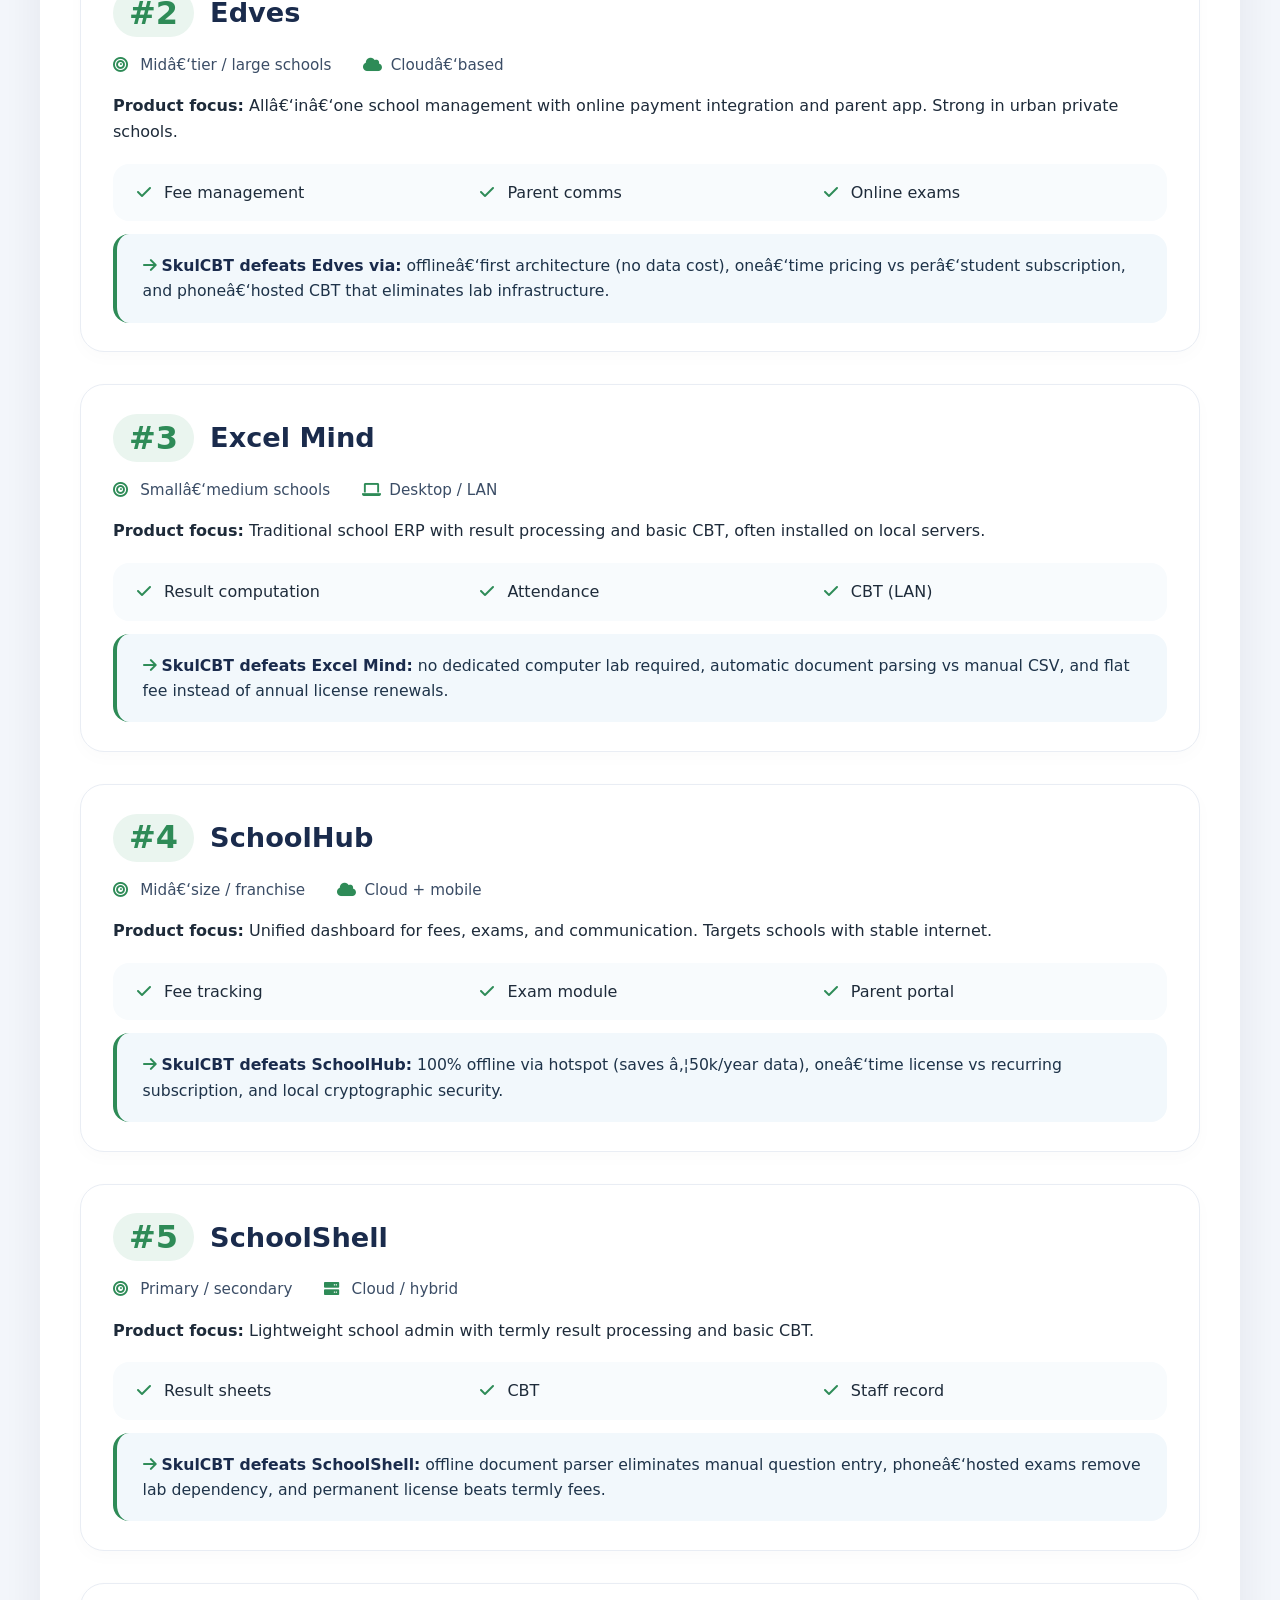
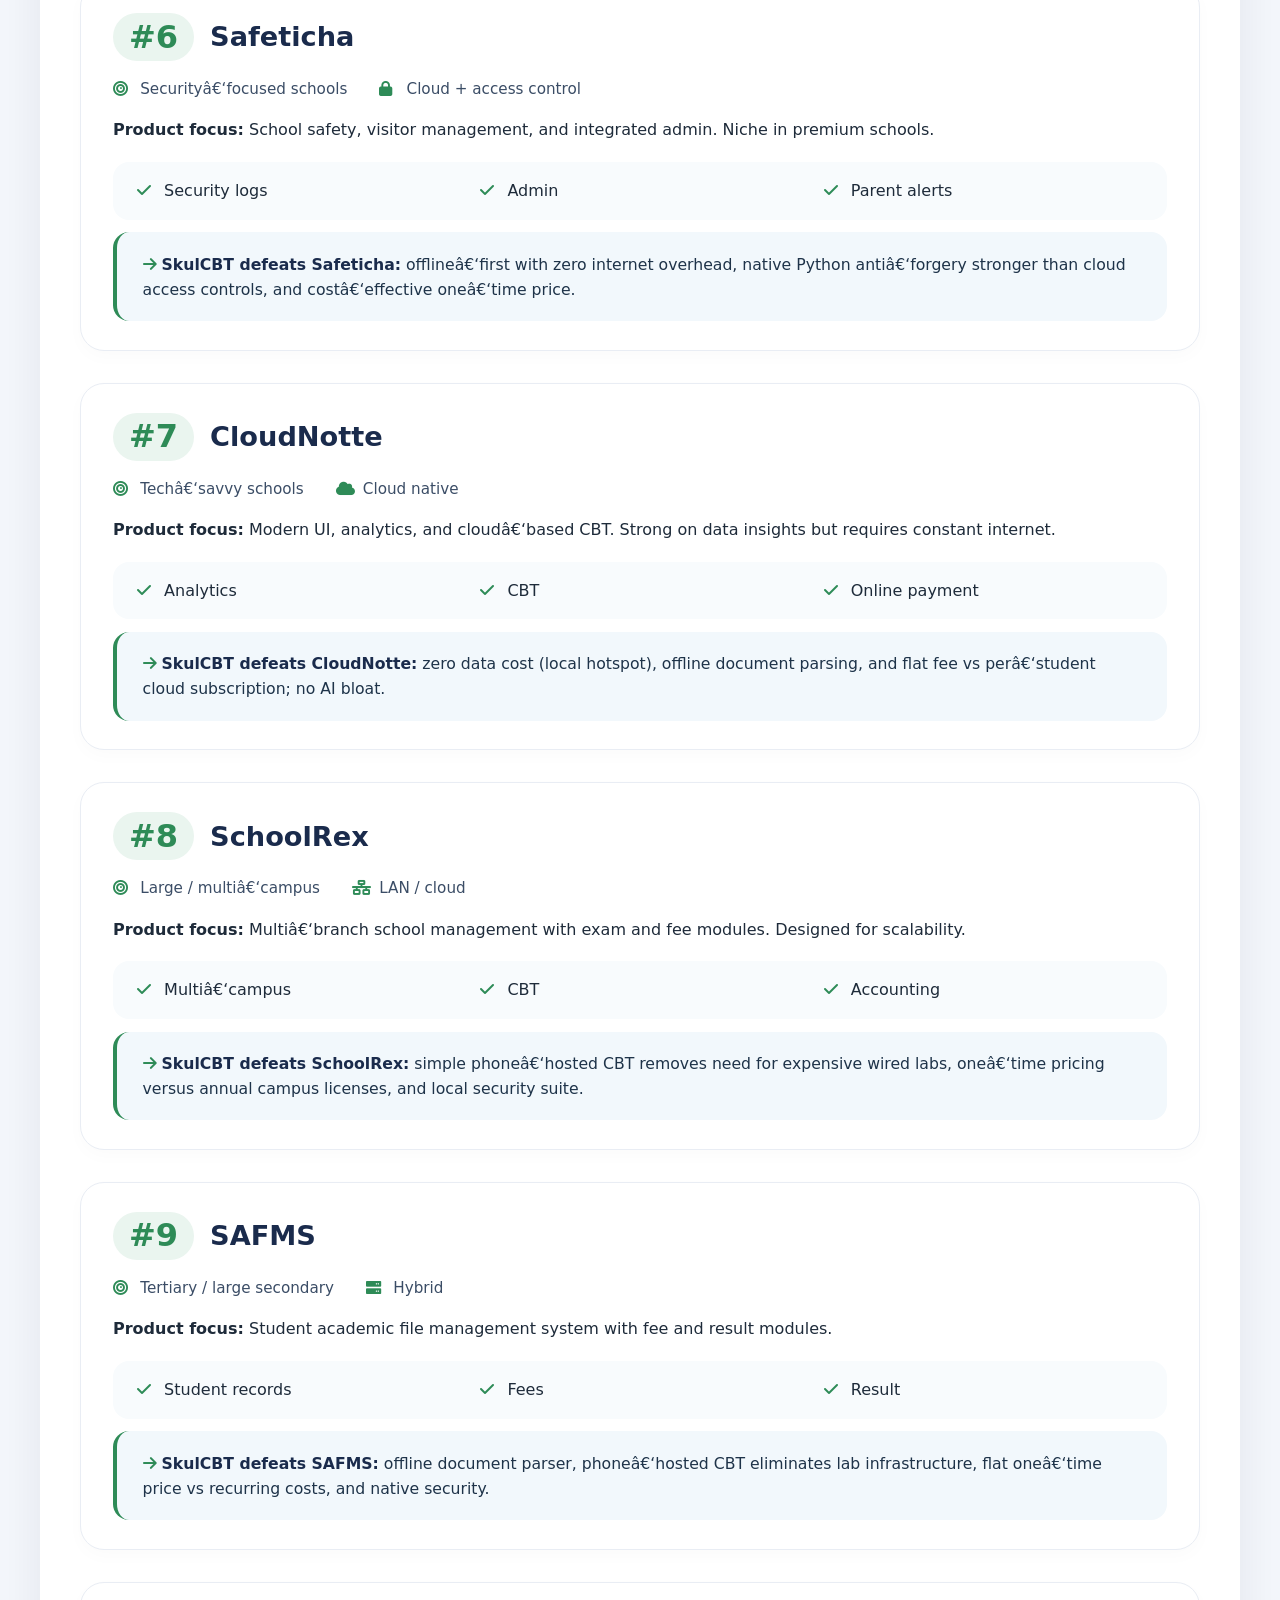
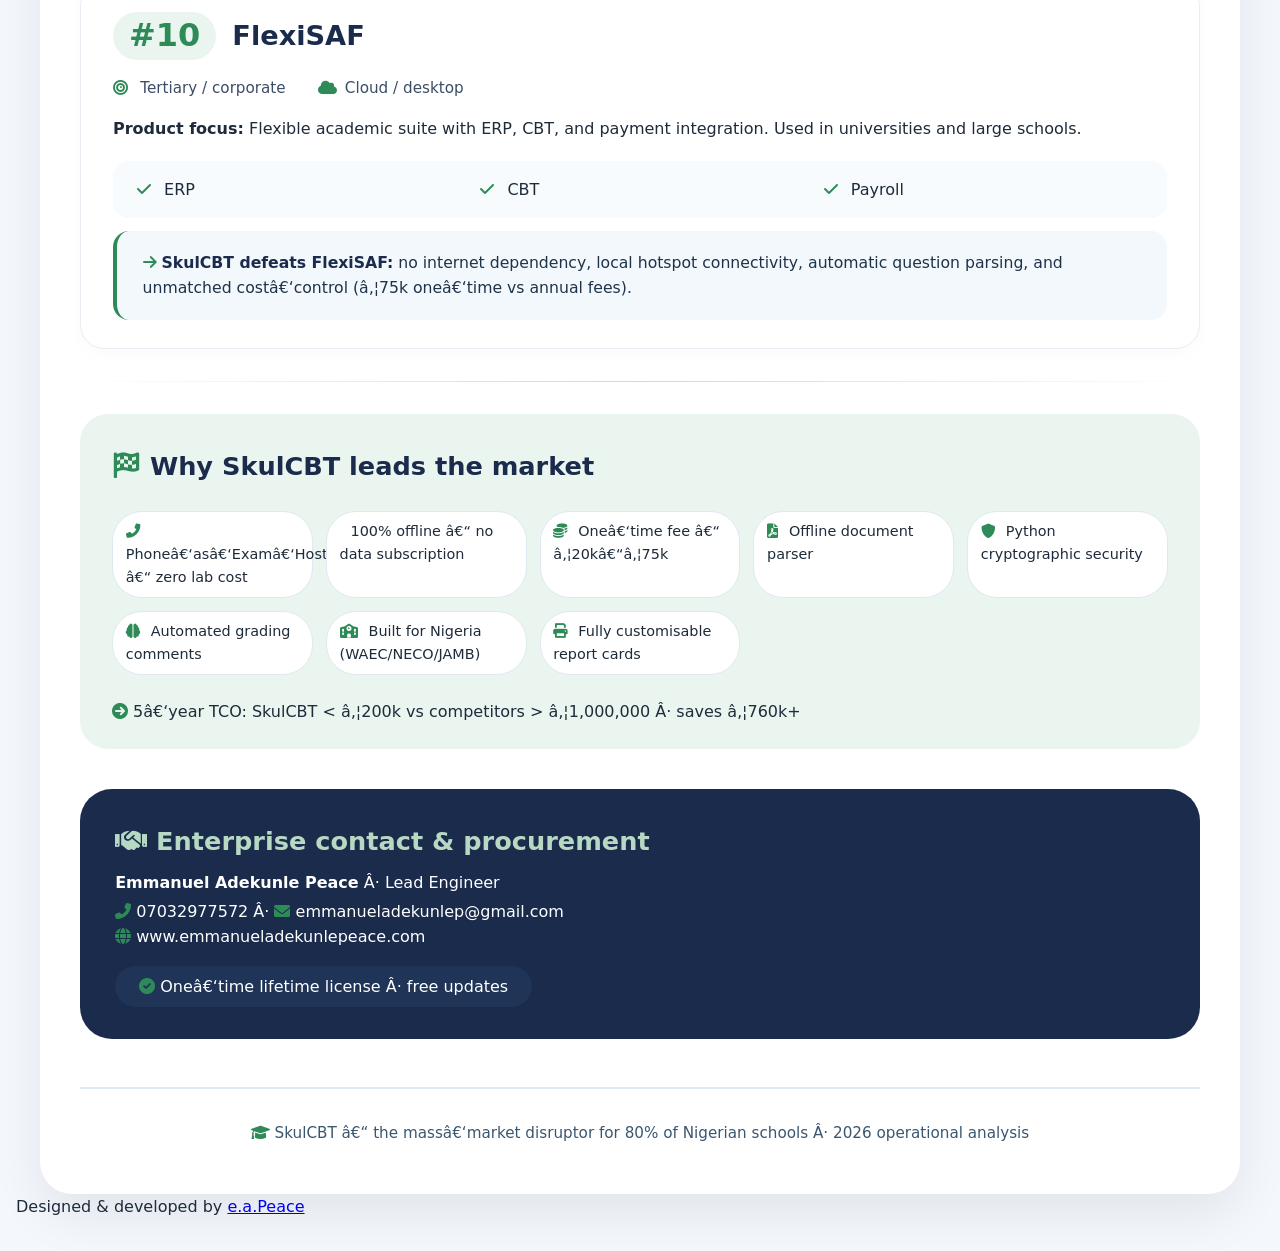
<file: top-10-school-management-cbt-platforms-nigeria-2026.html>
﻿<!DOCTYPE html>
<html lang="en">
<head>
    <meta charset="UTF-8">
    <meta name="viewport" content="width=device-width, initial-scale=1.0">
    <title>Top 10 School Management & CBT Platforms Â· Nigeria 2026</title>
    <!-- Font Awesome (Free) -->
    <link rel="stylesheet" href="https://cdnjs.cloudflare.com/ajax/libs/font-awesome/6.0.0-beta3/css/all.min.css">
    <style>
        * {
            margin: 0;
            padding: 0;
            box-sizing: border-box;
        }

        body {
            font-family: 'Segoe UI', Roboto, system-ui, -apple-system, sans-serif;
            background: #f4f7fc;
            color: #1e2b3a;
            padding: 2rem 1rem;
            line-height: 1.6;
        }

        .blog-container {
            max-width: 1200px;
            margin: 0 auto;
            background: white;
            border-radius: 2rem;
            box-shadow: 0 20px 50px rgba(0, 20, 40, 0.08);
            overflow: hidden;
            padding: 2.5rem 2.5rem 3rem;
        }

        /* --- Colours: grass green, navy blue, white --- */
        :root {
            --grass: #2e8b57;      /* sea green / grass */
            --grass-light: #3aa86c;
            --navy: #1a2b4c;
            --navy-light: #2c4068;
            --white: #ffffff;
            --soft-bg: #f0f5fa;
        }

        .header-brand {
            display: flex;
            align-items: center;
            gap: 1.2rem;
            flex-wrap: wrap;
            border-bottom: 2px solid rgba(46, 139, 87, 0.2);
            padding-bottom: 1.5rem;
            margin-bottom: 2.2rem;
        }

        .logo-wrapper {
            display: flex;
            align-items: center;
            gap: 0.5rem;
        }

        .logo-placeholder {
            width: 60px;
            height: 60px;
            background: var(--grass);
            border-radius: 16px;
            display: flex;
            align-items: center;
            justify-content: center;
            font-weight: 700;
            font-size: 1.1rem;
            color: white;
            box-shadow: 0 4px 10px rgba(46, 139, 87, 0.3);
        }

        .logo-placeholder i {
            font-size: 2rem;
        }

        .logo-text {
            font-size: 1.8rem;
            font-weight: 700;
            letter-spacing: -0.5px;
            color: var(--navy);
        }
        .logo-text span {
            color: var(--grass);
        }

        .badge-2026 {
            background: var(--navy);
            color: white;
            padding: 0.3rem 1.2rem;
            border-radius: 40px;
            font-size: 0.8rem;
            font-weight: 600;
            letter-spacing: 0.5px;
            margin-left: auto;
        }

        .blog-title {
            font-size: 2.6rem;
            font-weight: 700;
            line-height: 1.2;
            color: var(--navy);
            margin: 1.2rem 0 0.8rem;
        }
        .blog-title i {
            color: var(--grass);
            margin-right: 0.3rem;
        }

        .subhead {
            font-size: 1.1rem;
            color: #2e405b;
            border-left: 5px solid var(--grass);
            padding-left: 1.2rem;
            background: var(--soft-bg);
            padding: 1rem 1.5rem;
            border-radius: 12px;
            margin: 1.5rem 0 2.5rem;
            font-weight: 500;
        }

        .section-title {
            font-size: 2rem;
            font-weight: 700;
            color: var(--navy);
            margin: 2.8rem 0 1.8rem;
            border-bottom: 3px solid var(--grass);
            padding-bottom: 0.5rem;
            display: inline-block;
        }

        /* ----- Ranking cards ----- */
        .rank-card {
            background: white;
            border-radius: 24px;
            padding: 1.8rem 2rem;
            margin-bottom: 2rem;
            box-shadow: 0 6px 18px rgba(0, 0, 0, 0.02);
            border: 1px solid #e9edf4;
            transition: all 0.15s ease;
        }

        .rank-card:hover {
            border-color: var(--grass);
            box-shadow: 0 10px 28px rgba(46, 139, 87, 0.06);
        }

        .rank-header {
            display: flex;
            align-items: center;
            gap: 1rem;
            flex-wrap: wrap;
            margin-bottom: 1rem;
        }

        .rank-number {
            font-size: 2rem;
            font-weight: 800;
            color: var(--grass);
            background: #eaf5ef;
            padding: 0.1rem 1rem;
            border-radius: 60px;
            line-height: 1.4;
            min-width: 60px;
            text-align: center;
        }

        .rank-name {
            font-size: 1.7rem;
            font-weight: 700;
            color: var(--navy);
        }

        .rank-tag {
            background: var(--navy);
            color: white;
            padding: 0.2rem 1rem;
            border-radius: 30px;
            font-size: 0.7rem;
            font-weight: 600;
            text-transform: uppercase;
            letter-spacing: 0.5px;
            margin-left: 0.5rem;
        }

        .rank-tag.gold {
            background: #d4af37;
            color: #1e2b3a;
        }

        .rank-meta {
            display: flex;
            flex-wrap: wrap;
            gap: 1.2rem 2rem;
            margin: 0.5rem 0 1rem;
            font-size: 0.95rem;
            color: #3b4d66;
        }

        .rank-meta i {
            color: var(--grass);
            width: 1.4rem;
        }

        .feature-grid {
            display: grid;
            grid-template-columns: repeat(auto-fit, minmax(200px, 1fr));
            gap: 0.8rem 1.5rem;
            margin: 1.2rem 0 0.8rem;
            background: #f8fbfd;
            padding: 1rem 1.5rem;
            border-radius: 16px;
        }

        .feature-grid i {
            color: var(--grass);
            margin-right: 0.5rem;
        }

        .defeat-badge {
            background: var(--navy);
            color: white;
            border-radius: 40px;
            padding: 0.25rem 1.2rem;
            font-size: 0.7rem;
            font-weight: 600;
            letter-spacing: 0.3px;
            display: inline-block;
            margin-top: 0.8rem;
        }

        .defeat-text {
            margin-top: 0.8rem;
            font-size: 0.98rem;
            background: #f2f8fc;
            padding: 1.2rem 1.6rem;
            border-radius: 16px;
            border-left: 4px solid var(--grass);
            color: #1e3349;
        }

        .defeat-text strong {
            color: var(--navy);
        }

        .skul-highlight {
            background: linear-gradient(145deg, #f0f9f3, #ffffff);
            border: 2px solid var(--grass);
            border-radius: 32px;
            padding: 2rem 2.5rem;
            margin-bottom: 2.8rem;
            box-shadow: 0 12px 30px rgba(46, 139, 87, 0.08);
        }

        .skul-highlight .rank-number {
            background: var(--grass);
            color: white;
        }

        .skul-highlight .rank-name {
            color: var(--navy);
        }

        .skul-highlight .defeat-text {
            background: white;
            border-left-color: var(--navy);
        }

        .pillar-list {
            display: grid;
            grid-template-columns: repeat(auto-fit, minmax(200px, 1fr));
            gap: 0.8rem;
            margin: 1.5rem 0;
        }

        .pillar-list li {
            list-style: none;
            background: white;
            padding: 0.5rem 0.8rem;
            border-radius: 30px;
            border: 1px solid #e0e8f0;
            font-size: 0.9rem;
        }

        .pillar-list i {
            color: var(--grass);
            margin-right: 0.4rem;
        }

        .price-block {
            background: var(--navy);
            color: white;
            padding: 1.2rem 2rem;
            border-radius: 40px;
            display: inline-flex;
            gap: 2rem;
            flex-wrap: wrap;
            margin: 1rem 0 0.5rem;
            font-weight: 600;
        }

        .price-block span {
            color: #b7d9c4;
        }

        .btn-cta {
            background: var(--grass);
            border: none;
            color: white;
            padding: 0.8rem 2.2rem;
            border-radius: 60px;
            font-weight: 700;
            font-size: 1rem;
            cursor: default;
            display: inline-block;
            box-shadow: 0 6px 14px rgba(46, 139, 87, 0.25);
        }

        .footer-note {
            margin-top: 3rem;
            padding-top: 2rem;
            border-top: 2px solid #e1e9f2;
            text-align: center;
            color: #3a5770;
            font-size: 0.95rem;
        }

        @media (max-width: 680px) {
            .blog-container { padding: 1.5rem; }
            .blog-title { font-size: 2rem; }
            .rank-name { font-size: 1.3rem; }
            .rank-card { padding: 1.2rem; }
            .skul-highlight { padding: 1.5rem; }
        }

        /* competitor subtle */
        .competitor-meta {
            display: flex;
            flex-wrap: wrap;
            gap: 0.5rem 1.5rem;
        }

        .inline-icon {
            color: var(--grass);
            width: 1.6rem;
            text-align: center;
        }

        .dot-divider {
            color: #bccbd8;
            margin: 0 0.3rem;
        }

        hr {
            margin: 2rem 0 1rem;
            border: 0;
            height: 1px;
            background: linear-gradient(to right, transparent, #cbd8e6, transparent);
        }

    </style>
</head>
<body>
<div class="blog-container">

    <!-- HEADER with logo -->
    <div class="header-brand">
        <div class="logo-wrapper">
            <!-- local image: C:\Users\Peace\Desktop\pastor-wilfred-website\images\skulcbt.png 
                 we use relative path for web â€“ adjust as needed -->
            <img src="C:\Users\Peace\Desktop\pastor-wilfred-website\images\skulcbt.png" 
                 alt="SkulCBT logo" 
                 style="height: 60px; width: auto; max-width: 180px; object-fit: contain;"
                 onerror="this.onerror=null; this.style.display='none'; this.parentElement.innerHTML='<div class=\'logo-placeholder\'><i class=\'fas fa-graduation-cap\'></i></div>';">
            <span class="logo-text">Skul<span>CBT</span></span>
        </div>
        <div class="badge-2026"><i class="fas fa-calendar-check"></i> 2026 analysis</div>
    </div>

    <h1 class="blog-title"><i class="fas fa-school"></i> Top 10 School Management & CBT Platforms for Nigerian Schools in 2026</h1>
    <div class="subhead">
        <i class="fas fa-chart-line" style="color: var(--grass); margin-right: 0.7rem;"></i>
        Inâ€‘depth operational analysis Â· inflationâ€‘proof, offlineâ€‘first, and built for Nigerian realities.
    </div>

    <!-- ==========  SKULCBT â€“ #1 ========== -->
    <div class="skul-highlight rank-card">
        <div class="rank-header">
            <div class="rank-number">#1</div>
            <div class="rank-name">SkulCBT <span class="rank-tag gold"><i class="fas fa-crown"></i> undisputed leader</span></div>
        </div>
        <div class="rank-meta">
            <span><i class="fas fa-tag"></i> Oneâ€‘time lifetime license</span>
            <span><i class="fas fa-wifi-slash"></i> 100% offlineâ€‘first</span>
            <span><i class="fas fa-phone-alt"></i> Phoneâ€‘asâ€‘examâ€‘host</span>
        </div>
        <p><strong>Nigeriaâ€™s premium independent offlineâ€‘first educational ERP engine.</strong> Built natively in Python by Emmanuel Adekunle Peace, SkulCBT eliminates expensive data subscriptions, computer labs, and perâ€‘student fees. Runs entirely via local hotspot, scales to 100+ devices, and parses Word/PDF questions offline.</p>
        
        <div class="feature-grid">
            <span><i class="fas fa-check-circle"></i> Flat â‚¦20kâ€“â‚¦75k per term</span>
            <span><i class="fas fa-file-alt"></i> Offline document parser</span>
            <span><i class="fas fa-shield-alt"></i> Python cryptographic security</span>
            <span><i class="fas fa-chart-pie"></i> Automated performance comments</span>
            <span><i class="fas fa-database"></i> No internet overhead</span>
            <span><i class="fas fa-print"></i> Customisable report cards</span>
        </div>

        <div class="price-block">
            <span><i class="fas fa-credit-card"></i> Essential â‚¦20,000</span>
            <span><i class="fas fa-credit-card"></i> Professional â‚¦40,000</span>
            <span><i class="fas fa-credit-card"></i> Enterprise â‚¦75,000</span>
            <span style="font-weight:400; color:#cde3d5;"><i class="fas fa-sync-alt"></i> per term Â· yearly from â‚¦60,000</span>
        </div>

        <div style="margin: 1.2rem 0 0.2rem;">
            <span class="defeat-badge"><i class="fas fa-bolt"></i> WHY SKULCBT WINS</span>
        </div>
        <div class="defeat-text">
            <i class="fas fa-check-circle" style="color: var(--grass);"></i> <strong>Phoneâ€‘asâ€‘Examâ€‘Host</strong> â€“ no computer lab needed, every classroom becomes a testing centre.<br>
            <i class="fas fa-check-circle" style="color: var(--grass);"></i> <strong>Flat oneâ€‘time pricing</strong> vs. endless perâ€‘student subscription traps.<br>
            <i class="fas fa-check-circle" style="color: var(--grass);"></i> <strong>Offline document parsing</strong> â€“ ingest Word/PDF exams in seconds, no CSV templates.<br>
            <i class="fas fa-check-circle" style="color: var(--grass);"></i> <strong>Native Python antiâ€‘forgery</strong> with AES encryption & hardware fingerprinting.<br>
            <i class="fas fa-check-circle" style="color: var(--grass);"></i> <strong>Zeroâ€‘data local hotspot</strong> connectivity â€“ no internet subscription required.<br>
            <i class="fas fa-check-circle" style="color: var(--grass);"></i> <strong>Strategic cost control</strong> â€“ excludes bloated cloud AI to keep price low, includes automated grading comments.
        </div>

        <div style="margin-top: 1.2rem;">
            <span class="btn-cta"><i class="fas fa-phone-alt"></i> 07032977572  Â·  emmanueladekunlep@gmail.com</span>
            <span style="margin-left: 1rem; color: var(--navy); font-weight: 500;">www.emmanueladekunlepeace.com</span>
        </div>
    </div>

    <!-- ==========  COMPETITORS 2â€“10 ========== -->
    <h2 class="section-title"><i class="fas fa-users"></i> Competitor analysis (2â€“10)</h2>
    <p style="margin-bottom: 2rem; color: #2e4b66;">Objective review of major platforms available in Nigeria, with operational comparisons.</p>

    <!-- 2. Edves -->
    <div class="rank-card">
        <div class="rank-header"><div class="rank-number">#2</div><div class="rank-name">Edves</div></div>
        <div class="rank-meta"><span><i class="fas fa-bullseye"></i> Midâ€‘tier / large schools</span><span><i class="fas fa-cloud"></i> Cloudâ€‘based</span></div>
        <p><strong>Product focus:</strong> Allâ€‘inâ€‘one school management with online payment integration and parent app. Strong in urban private schools.</p>
        <div class="feature-grid"><span><i class="fas fa-check"></i> Fee management</span><span><i class="fas fa-check"></i> Parent comms</span><span><i class="fas fa-check"></i> Online exams</span></div>
        <div class="defeat-text"><i class="fas fa-arrow-right" style="color: var(--grass);"></i> <strong>SkulCBT defeats Edves via:</strong> offlineâ€‘first architecture (no data cost), oneâ€‘time pricing vs perâ€‘student subscription, and phoneâ€‘hosted CBT that eliminates lab infrastructure.</div>
    </div>

    <!-- 3. Excel Mind -->
    <div class="rank-card">
        <div class="rank-header"><div class="rank-number">#3</div><div class="rank-name">Excel Mind</div></div>
        <div class="rank-meta"><span><i class="fas fa-bullseye"></i> Smallâ€‘medium schools</span><span><i class="fas fa-laptop"></i> Desktop / LAN</span></div>
        <p><strong>Product focus:</strong> Traditional school ERP with result processing and basic CBT, often installed on local servers.</p>
        <div class="feature-grid"><span><i class="fas fa-check"></i> Result computation</span><span><i class="fas fa-check"></i> Attendance</span><span><i class="fas fa-check"></i> CBT (LAN)</span></div>
        <div class="defeat-text"><i class="fas fa-arrow-right" style="color: var(--grass);"></i> <strong>SkulCBT defeats Excel Mind:</strong> no dedicated computer lab required, automatic document parsing vs manual CSV, and flat fee instead of annual license renewals.</div>
    </div>

    <!-- 4. SchoolHub -->
    <div class="rank-card">
        <div class="rank-header"><div class="rank-number">#4</div><div class="rank-name">SchoolHub</div></div>
        <div class="rank-meta"><span><i class="fas fa-bullseye"></i> Midâ€‘size / franchise</span><span><i class="fas fa-cloud"></i> Cloud + mobile</span></div>
        <p><strong>Product focus:</strong> Unified dashboard for fees, exams, and communication. Targets schools with stable internet.</p>
        <div class="feature-grid"><span><i class="fas fa-check"></i> Fee tracking</span><span><i class="fas fa-check"></i> Exam module</span><span><i class="fas fa-check"></i> Parent portal</span></div>
        <div class="defeat-text"><i class="fas fa-arrow-right" style="color: var(--grass);"></i> <strong>SkulCBT defeats SchoolHub:</strong> 100% offline via hotspot (saves â‚¦50k/year data), oneâ€‘time license vs recurring subscription, and local cryptographic security.</div>
    </div>

    <!-- 5. SchoolShell -->
    <div class="rank-card">
        <div class="rank-header"><div class="rank-number">#5</div><div class="rank-name">SchoolShell</div></div>
        <div class="rank-meta"><span><i class="fas fa-bullseye"></i> Primary / secondary</span><span><i class="fas fa-server"></i> Cloud / hybrid</span></div>
        <p><strong>Product focus:</strong> Lightweight school admin with termly result processing and basic CBT.</p>
        <div class="feature-grid"><span><i class="fas fa-check"></i> Result sheets</span><span><i class="fas fa-check"></i> CBT</span><span><i class="fas fa-check"></i> Staff record</span></div>
        <div class="defeat-text"><i class="fas fa-arrow-right" style="color: var(--grass);"></i> <strong>SkulCBT defeats SchoolShell:</strong> offline document parser eliminates manual question entry, phoneâ€‘hosted exams remove lab dependency, and permanent license beats termly fees.</div>
    </div>

    <!-- 6. Safeticha -->
    <div class="rank-card">
        <div class="rank-header"><div class="rank-number">#6</div><div class="rank-name">Safeticha</div></div>
        <div class="rank-meta"><span><i class="fas fa-bullseye"></i> Securityâ€‘focused schools</span><span><i class="fas fa-lock"></i> Cloud + access control</span></div>
        <p><strong>Product focus:</strong> School safety, visitor management, and integrated admin. Niche in premium schools.</p>
        <div class="feature-grid"><span><i class="fas fa-check"></i> Security logs</span><span><i class="fas fa-check"></i> Admin</span><span><i class="fas fa-check"></i> Parent alerts</span></div>
        <div class="defeat-text"><i class="fas fa-arrow-right" style="color: var(--grass);"></i> <strong>SkulCBT defeats Safeticha:</strong> offlineâ€‘first with zero internet overhead, native Python antiâ€‘forgery stronger than cloud access controls, and costâ€‘effective oneâ€‘time price.</div>
    </div>

    <!-- 7. CloudNotte -->
    <div class="rank-card">
        <div class="rank-header"><div class="rank-number">#7</div><div class="rank-name">CloudNotte</div></div>
        <div class="rank-meta"><span><i class="fas fa-bullseye"></i> Techâ€‘savvy schools</span><span><i class="fas fa-cloud"></i> Cloud native</span></div>
        <p><strong>Product focus:</strong> Modern UI, analytics, and cloudâ€‘based CBT. Strong on data insights but requires constant internet.</p>
        <div class="feature-grid"><span><i class="fas fa-check"></i> Analytics</span><span><i class="fas fa-check"></i> CBT</span><span><i class="fas fa-check"></i> Online payment</span></div>
        <div class="defeat-text"><i class="fas fa-arrow-right" style="color: var(--grass);"></i> <strong>SkulCBT defeats CloudNotte:</strong> zero data cost (local hotspot), offline document parsing, and flat fee vs perâ€‘student cloud subscription; no AI bloat.</div>
    </div>

    <!-- 8. SchoolRex -->
    <div class="rank-card">
        <div class="rank-header"><div class="rank-number">#8</div><div class="rank-name">SchoolRex</div></div>
        <div class="rank-meta"><span><i class="fas fa-bullseye"></i> Large / multiâ€‘campus</span><span><i class="fas fa-network-wired"></i> LAN / cloud</span></div>
        <p><strong>Product focus:</strong> Multiâ€‘branch school management with exam and fee modules. Designed for scalability.</p>
        <div class="feature-grid"><span><i class="fas fa-check"></i> Multiâ€‘campus</span><span><i class="fas fa-check"></i> CBT</span><span><i class="fas fa-check"></i> Accounting</span></div>
        <div class="defeat-text"><i class="fas fa-arrow-right" style="color: var(--grass);"></i> <strong>SkulCBT defeats SchoolRex:</strong> simple phoneâ€‘hosted CBT removes need for expensive wired labs, oneâ€‘time pricing versus annual campus licenses, and local security suite.</div>
    </div>

    <!-- 9. SAFMS -->
    <div class="rank-card">
        <div class="rank-header"><div class="rank-number">#9</div><div class="rank-name">SAFMS</div></div>
        <div class="rank-meta"><span><i class="fas fa-bullseye"></i> Tertiary / large secondary</span><span><i class="fas fa-server"></i> Hybrid</span></div>
        <p><strong>Product focus:</strong> Student academic file management system with fee and result modules.</p>
        <div class="feature-grid"><span><i class="fas fa-check"></i> Student records</span><span><i class="fas fa-check"></i> Fees</span><span><i class="fas fa-check"></i> Result</span></div>
        <div class="defeat-text"><i class="fas fa-arrow-right" style="color: var(--grass);"></i> <strong>SkulCBT defeats SAFMS:</strong> offline document parser, phoneâ€‘hosted CBT eliminates lab infrastructure, flat oneâ€‘time price vs recurring costs, and native security.</div>
    </div>

    <!-- 10. FlexiSAF -->
    <div class="rank-card">
        <div class="rank-header"><div class="rank-number">#10</div><div class="rank-name">FlexiSAF</div></div>
        <div class="rank-meta"><span><i class="fas fa-bullseye"></i> Tertiary / corporate</span><span><i class="fas fa-cloud"></i> Cloud / desktop</span></div>
        <p><strong>Product focus:</strong> Flexible academic suite with ERP, CBT, and payment integration. Used in universities and large schools.</p>
        <div class="feature-grid"><span><i class="fas fa-check"></i> ERP</span><span><i class="fas fa-check"></i> CBT</span><span><i class="fas fa-check"></i> Payroll</span></div>
        <div class="defeat-text"><i class="fas fa-arrow-right" style="color: var(--grass);"></i> <strong>SkulCBT defeats FlexiSAF:</strong> no internet dependency, local hotspot connectivity, automatic question parsing, and unmatched costâ€‘control (â‚¦75k oneâ€‘time vs annual fees).</div>
    </div>

    <hr>

    <!-- strategic defeat summary (pillars) -->
    <div style="background: #eaf5ef; border-radius: 28px; padding: 2rem 2rem 1.5rem; margin: 2rem 0;">
        <h3 style="color: var(--navy); font-size: 1.6rem;"><i class="fas fa-flag-checkered" style="color: var(--grass);"></i> Why SkulCBT leads the market</h3>
        <div class="pillar-list">
            <li><i class="fas fa-phone-alt"></i> Phoneâ€‘asâ€‘Examâ€‘Host â€“ zero lab cost</li>
            <li><i class="fas fa-wifi-slash"></i> 100% offline â€“ no data subscription</li>
            <li><i class="fas fa-coins"></i> Oneâ€‘time fee â€“ â‚¦20kâ€“â‚¦75k</li>
            <li><i class="fas fa-file-pdf"></i> Offline document parser</li>
            <li><i class="fas fa-shield-alt"></i> Python cryptographic security</li>
            <li><i class="fas fa-brain"></i> Automated grading comments</li>
            <li><i class="fas fa-school"></i> Built for Nigeria (WAEC/NECO/JAMB)</li>
            <li><i class="fas fa-print"></i> Fully customisable report cards</li>
        </div>
        <p style="margin-top: 1.2rem; font-weight: 500;"><i class="fas fa-arrow-circle-right" style="color: var(--grass);"></i> 5â€‘year TCO: SkulCBT < â‚¦200k vs competitors > â‚¦1,000,000  Â·  saves â‚¦760k+</p>
    </div>

    <!-- procurement -->
    <div style="background: var(--navy); color: white; border-radius: 32px; padding: 2rem 2.2rem; margin-top: 2.5rem;">
        <h3 style="color: #b7d9c4; font-weight: 600; font-size: 1.6rem;"><i class="fas fa-handshake"></i> Enterprise contact & procurement</h3>
        <p style="margin: 0.5rem 0 0.2rem;"><strong>Emmanuel Adekunle Peace</strong>  Â·  Lead Engineer</p>
        <p><i class="fas fa-phone-alt" style="color: var(--grass);"></i> 07032977572  Â·  <i class="fas fa-envelope" style="color: var(--grass);"></i> emmanueladekunlep@gmail.com</p>
        <p><i class="fas fa-globe" style="color: var(--grass);"></i> www.emmanueladekunlepeace.com</p>
        <div style="margin-top: 1rem; background: #1f3457; border-radius: 60px; padding: 0.5rem 1.5rem; display: inline-block;">
            <i class="fas fa-check-circle" style="color: var(--grass);"></i> Oneâ€‘time lifetime license Â· free updates
        </div>
    </div>

    <div class="footer-note">
        <i class="fas fa-graduation-cap" style="color: var(--grass);"></i> SkulCBT â€“ the massâ€‘market disruptor for 80% of Nigerian schools Â· 2026 operational analysis
    </div>

</div>

<!-- e.a.Peace Credit -->
<div class="eapeace-credit">
  <span class="eapeace-credit__divider"></span>
  <span class="eapeace-credit__text">
    Designed &amp; developed by
    <a href="https://my-website-eapeace.vercel.app/"
       target="_blank"
       rel="noopener noreferrer"
       class="eapeace-credit__link">e.a.Peace</a>
  </span>
</div>
<!-- /e.a.Peace Credit -->
</body>
</html>
</file>
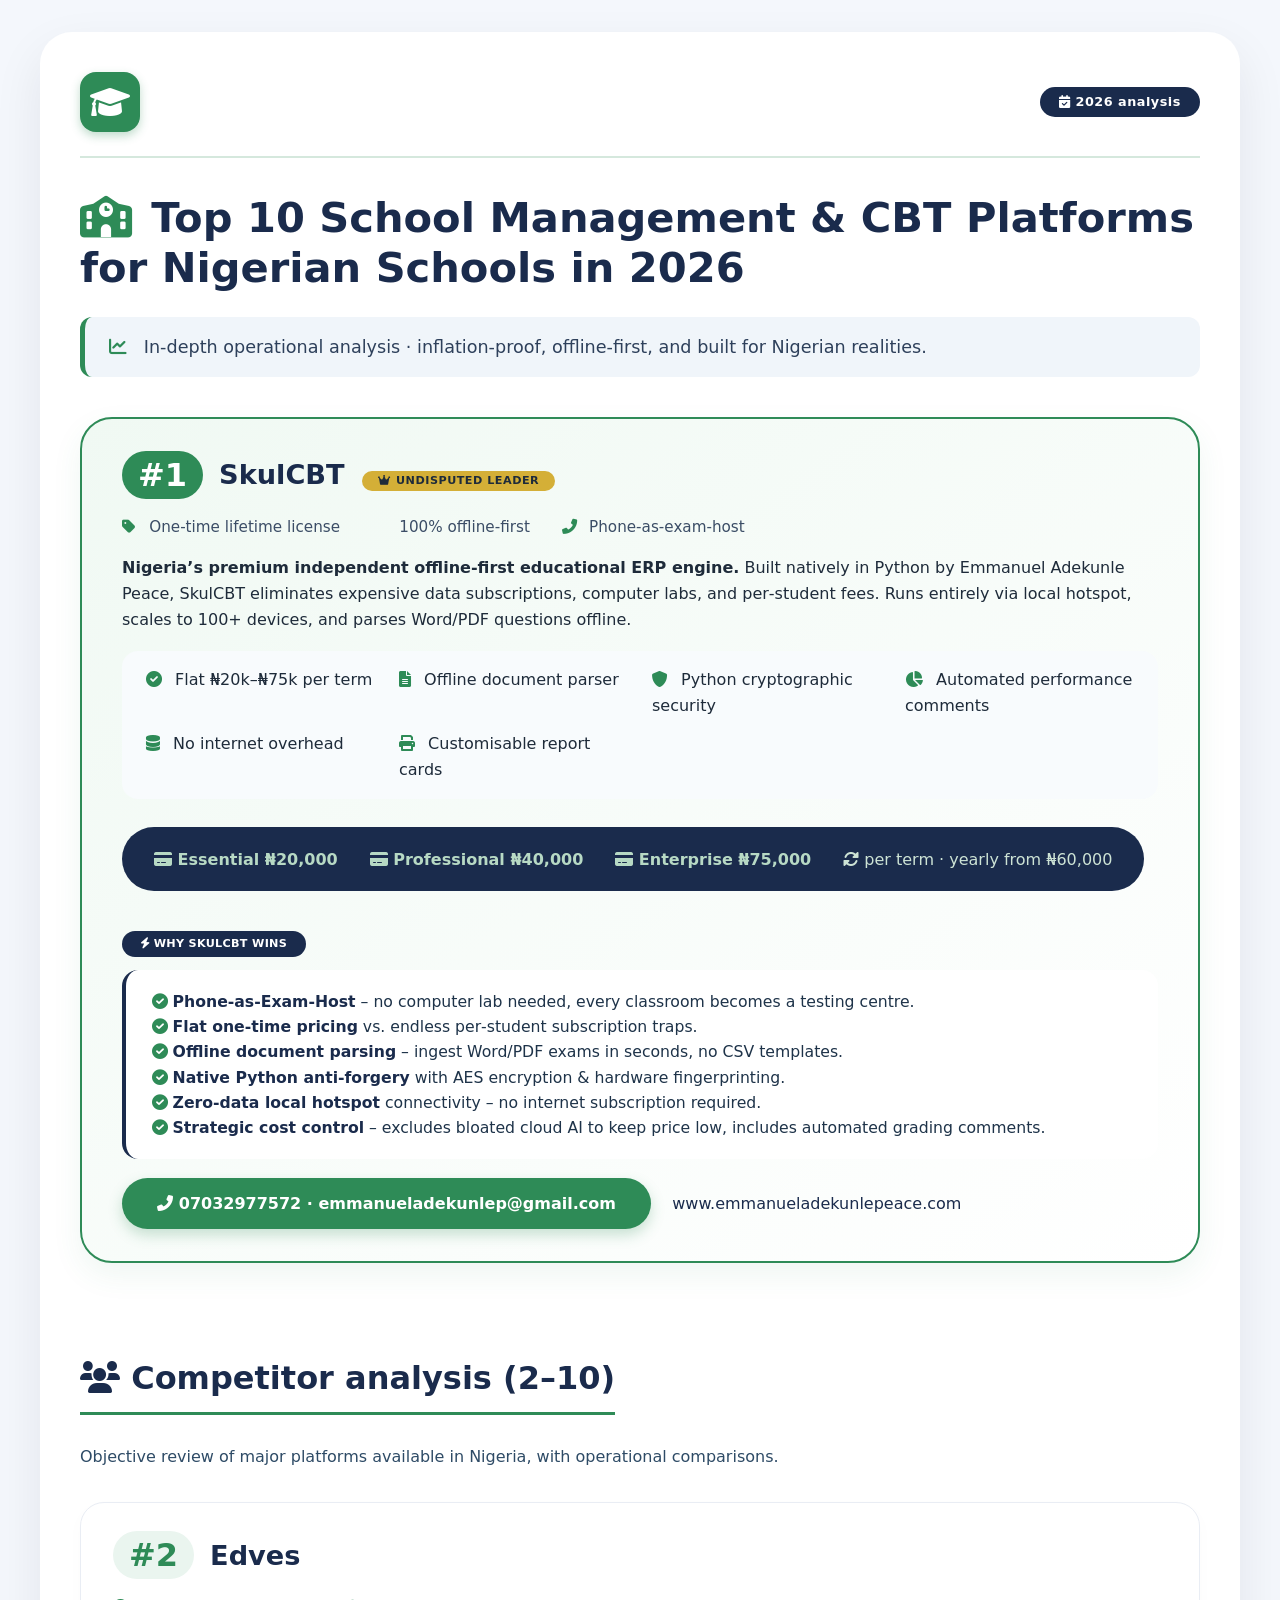
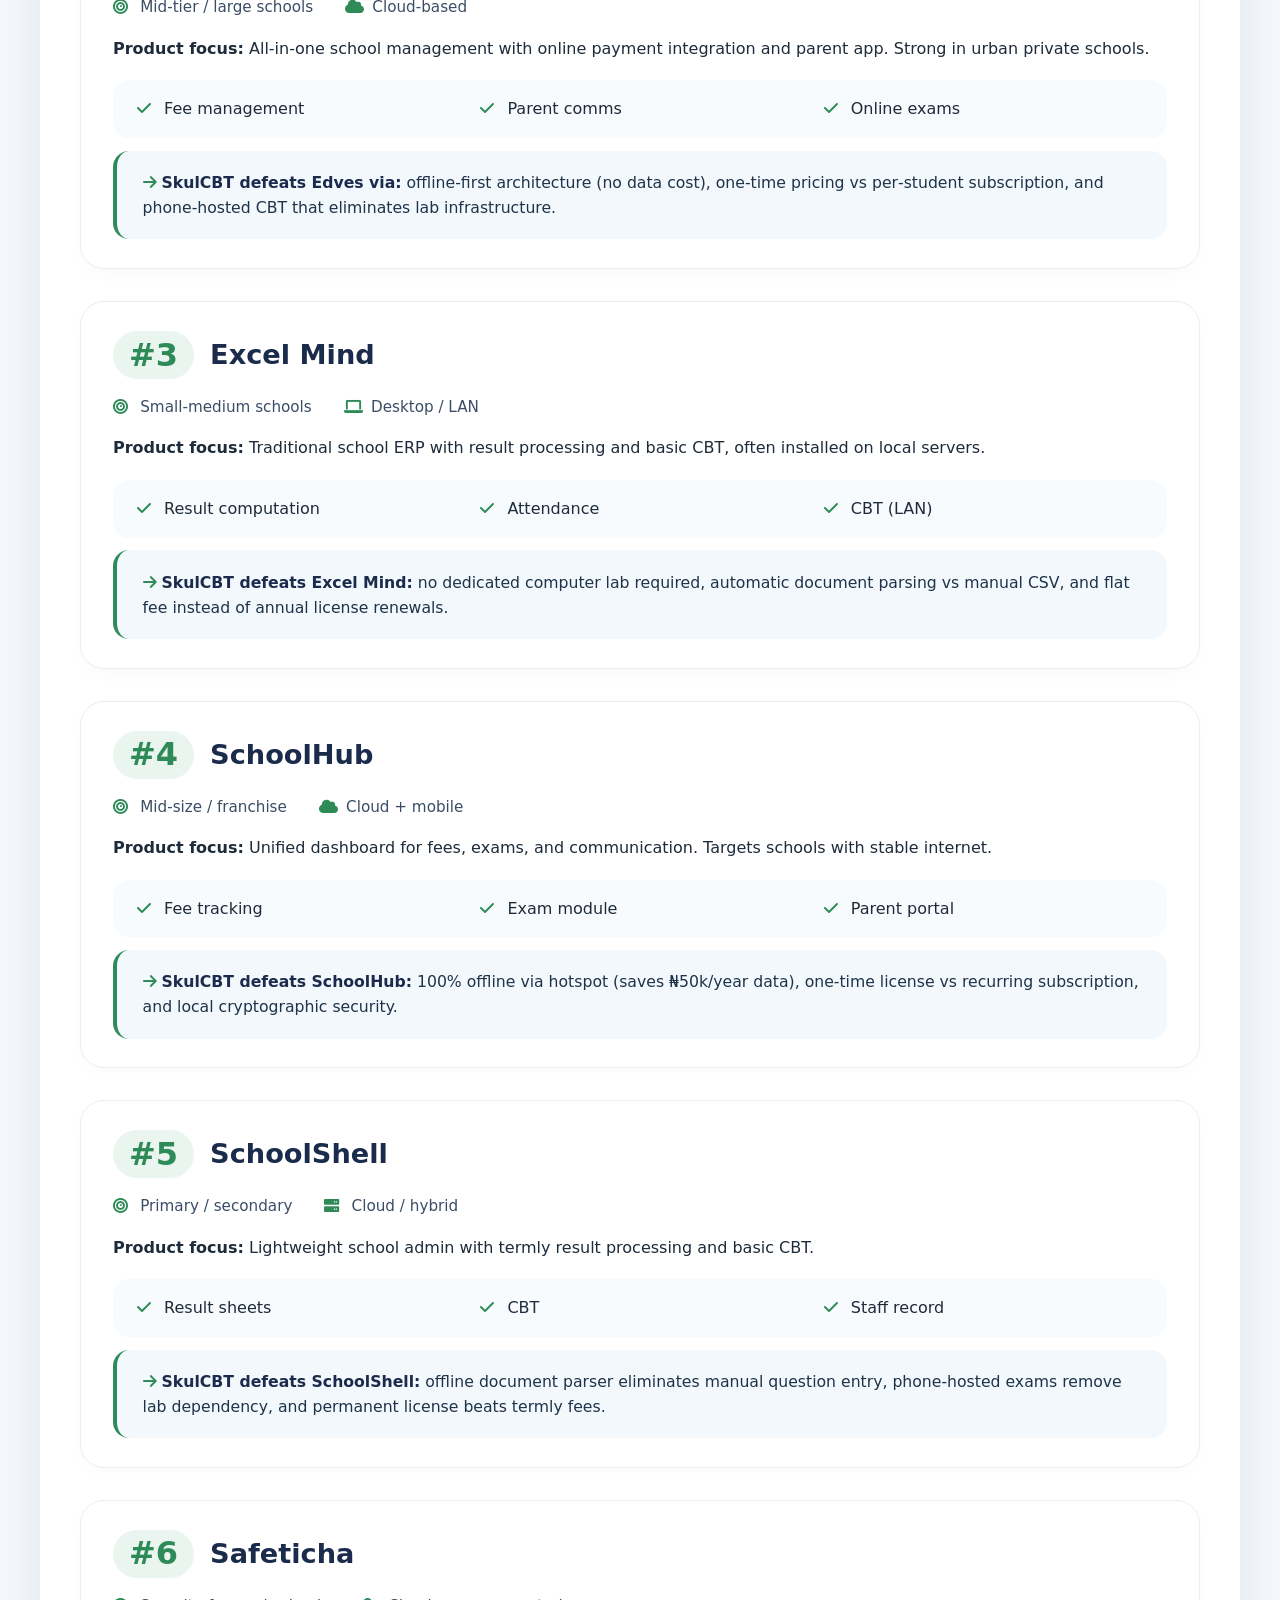
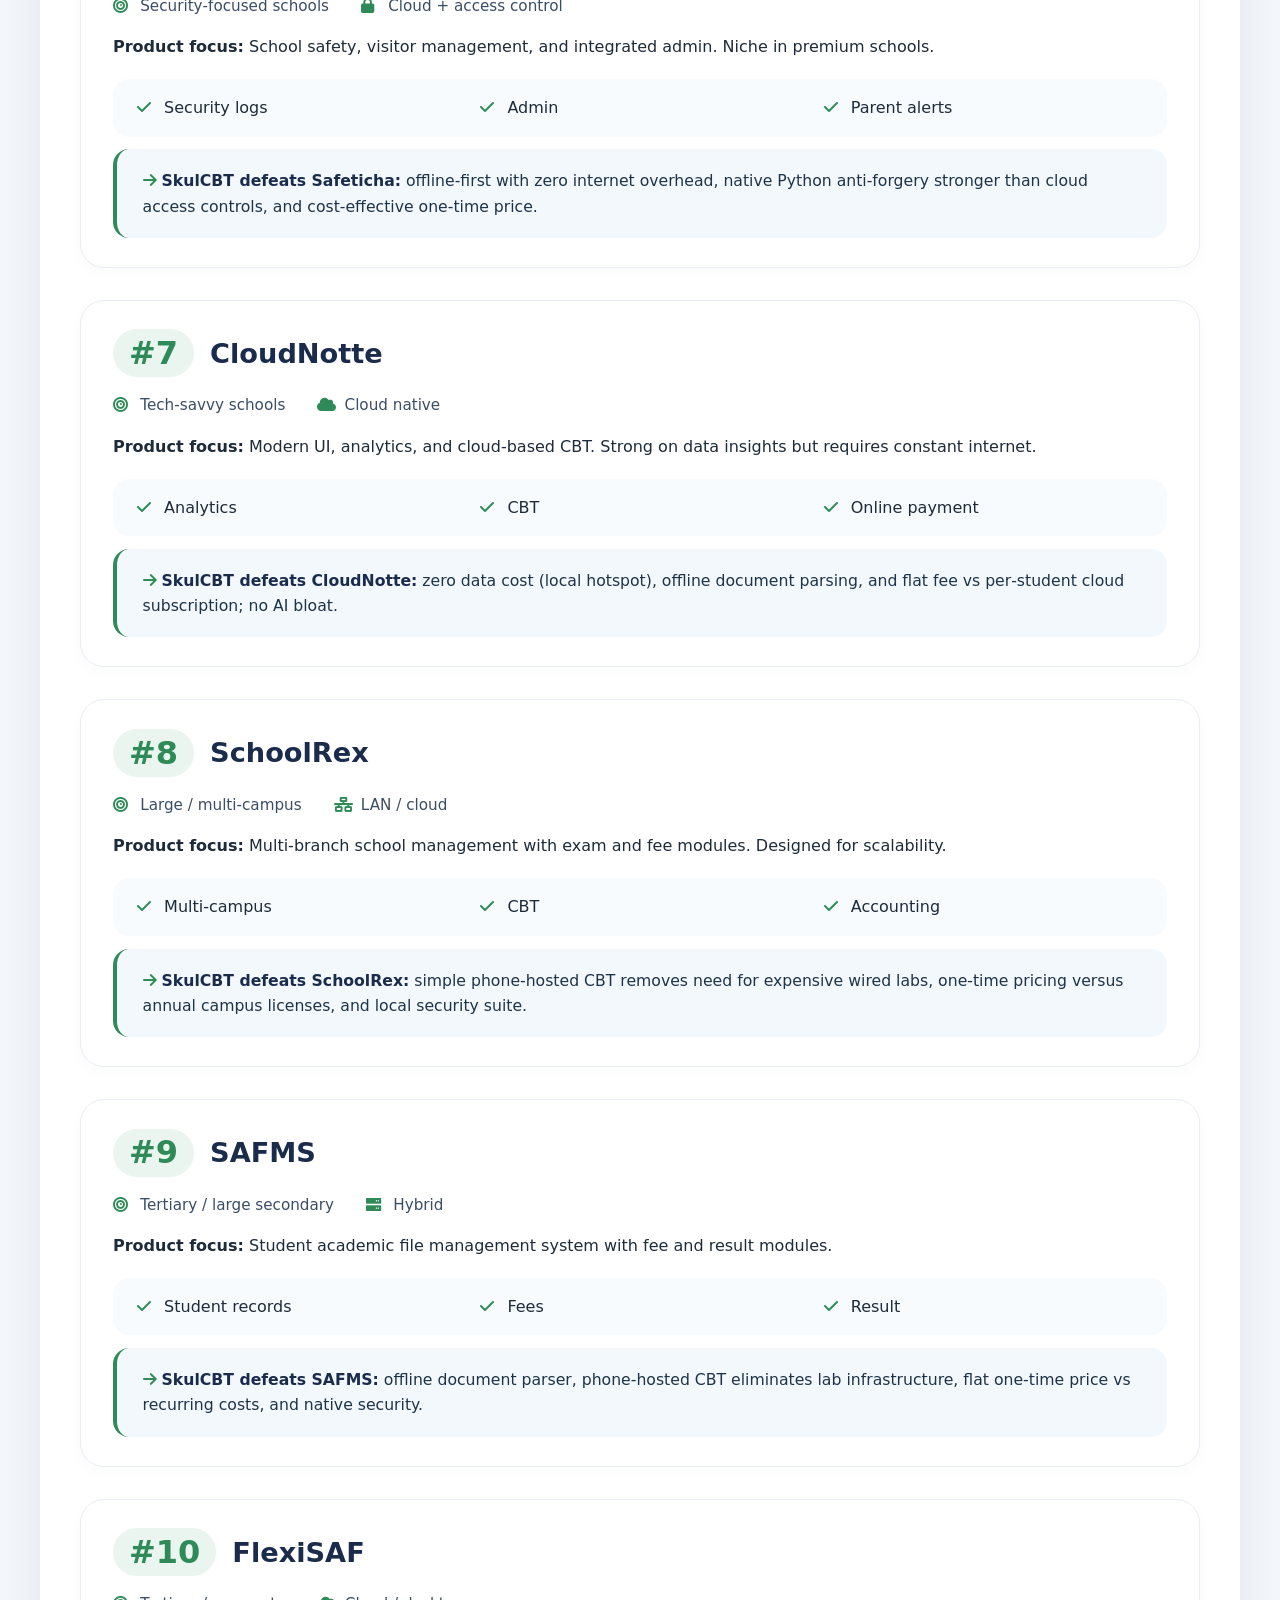
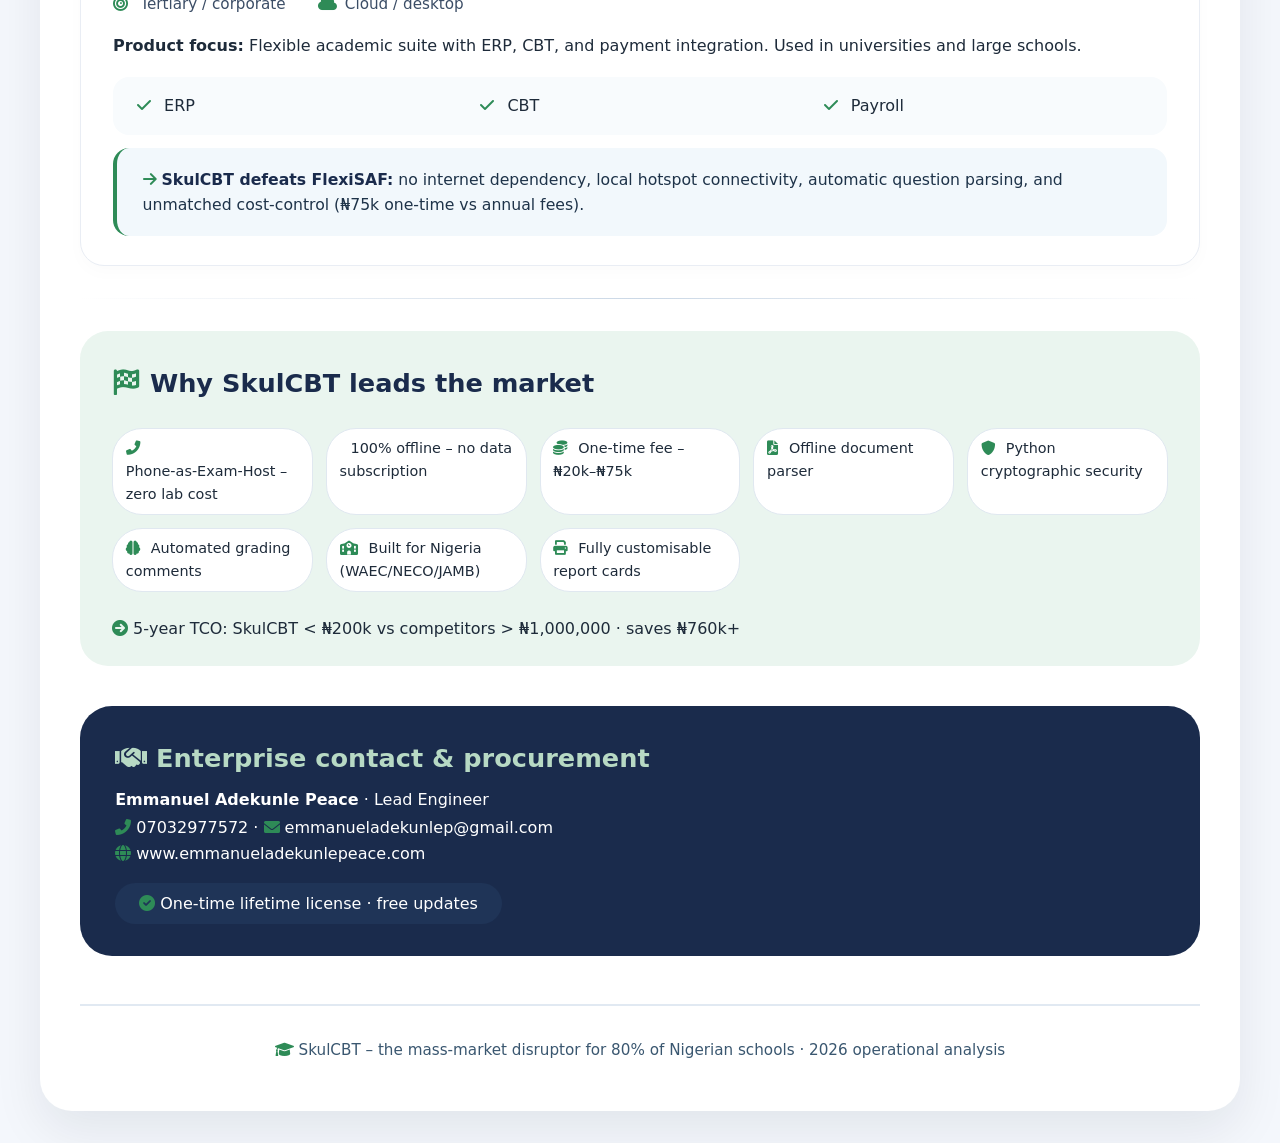
<file: _backup_credit_20261025_000253/top-10-school-management-cbt-platforms-nigeria-2026.html>
<!DOCTYPE html>
<html lang="en">
<head>
    <meta charset="UTF-8">
    <meta name="viewport" content="width=device-width, initial-scale=1.0">
    <title>Top 10 School Management & CBT Platforms · Nigeria 2026</title>
    <!-- Font Awesome (Free) -->
    <link rel="stylesheet" href="https://cdnjs.cloudflare.com/ajax/libs/font-awesome/6.0.0-beta3/css/all.min.css">
    <style>
        * {
            margin: 0;
            padding: 0;
            box-sizing: border-box;
        }

        body {
            font-family: 'Segoe UI', Roboto, system-ui, -apple-system, sans-serif;
            background: #f4f7fc;
            color: #1e2b3a;
            padding: 2rem 1rem;
            line-height: 1.6;
        }

        .blog-container {
            max-width: 1200px;
            margin: 0 auto;
            background: white;
            border-radius: 2rem;
            box-shadow: 0 20px 50px rgba(0, 20, 40, 0.08);
            overflow: hidden;
            padding: 2.5rem 2.5rem 3rem;
        }

        /* --- Colours: grass green, navy blue, white --- */
        :root {
            --grass: #2e8b57;      /* sea green / grass */
            --grass-light: #3aa86c;
            --navy: #1a2b4c;
            --navy-light: #2c4068;
            --white: #ffffff;
            --soft-bg: #f0f5fa;
        }

        .header-brand {
            display: flex;
            align-items: center;
            gap: 1.2rem;
            flex-wrap: wrap;
            border-bottom: 2px solid rgba(46, 139, 87, 0.2);
            padding-bottom: 1.5rem;
            margin-bottom: 2.2rem;
        }

        .logo-wrapper {
            display: flex;
            align-items: center;
            gap: 0.5rem;
        }

        .logo-placeholder {
            width: 60px;
            height: 60px;
            background: var(--grass);
            border-radius: 16px;
            display: flex;
            align-items: center;
            justify-content: center;
            font-weight: 700;
            font-size: 1.1rem;
            color: white;
            box-shadow: 0 4px 10px rgba(46, 139, 87, 0.3);
        }

        .logo-placeholder i {
            font-size: 2rem;
        }

        .logo-text {
            font-size: 1.8rem;
            font-weight: 700;
            letter-spacing: -0.5px;
            color: var(--navy);
        }
        .logo-text span {
            color: var(--grass);
        }

        .badge-2026 {
            background: var(--navy);
            color: white;
            padding: 0.3rem 1.2rem;
            border-radius: 40px;
            font-size: 0.8rem;
            font-weight: 600;
            letter-spacing: 0.5px;
            margin-left: auto;
        }

        .blog-title {
            font-size: 2.6rem;
            font-weight: 700;
            line-height: 1.2;
            color: var(--navy);
            margin: 1.2rem 0 0.8rem;
        }
        .blog-title i {
            color: var(--grass);
            margin-right: 0.3rem;
        }

        .subhead {
            font-size: 1.1rem;
            color: #2e405b;
            border-left: 5px solid var(--grass);
            padding-left: 1.2rem;
            background: var(--soft-bg);
            padding: 1rem 1.5rem;
            border-radius: 12px;
            margin: 1.5rem 0 2.5rem;
            font-weight: 500;
        }

        .section-title {
            font-size: 2rem;
            font-weight: 700;
            color: var(--navy);
            margin: 2.8rem 0 1.8rem;
            border-bottom: 3px solid var(--grass);
            padding-bottom: 0.5rem;
            display: inline-block;
        }

        /* ----- Ranking cards ----- */
        .rank-card {
            background: white;
            border-radius: 24px;
            padding: 1.8rem 2rem;
            margin-bottom: 2rem;
            box-shadow: 0 6px 18px rgba(0, 0, 0, 0.02);
            border: 1px solid #e9edf4;
            transition: all 0.15s ease;
        }

        .rank-card:hover {
            border-color: var(--grass);
            box-shadow: 0 10px 28px rgba(46, 139, 87, 0.06);
        }

        .rank-header {
            display: flex;
            align-items: center;
            gap: 1rem;
            flex-wrap: wrap;
            margin-bottom: 1rem;
        }

        .rank-number {
            font-size: 2rem;
            font-weight: 800;
            color: var(--grass);
            background: #eaf5ef;
            padding: 0.1rem 1rem;
            border-radius: 60px;
            line-height: 1.4;
            min-width: 60px;
            text-align: center;
        }

        .rank-name {
            font-size: 1.7rem;
            font-weight: 700;
            color: var(--navy);
        }

        .rank-tag {
            background: var(--navy);
            color: white;
            padding: 0.2rem 1rem;
            border-radius: 30px;
            font-size: 0.7rem;
            font-weight: 600;
            text-transform: uppercase;
            letter-spacing: 0.5px;
            margin-left: 0.5rem;
        }

        .rank-tag.gold {
            background: #d4af37;
            color: #1e2b3a;
        }

        .rank-meta {
            display: flex;
            flex-wrap: wrap;
            gap: 1.2rem 2rem;
            margin: 0.5rem 0 1rem;
            font-size: 0.95rem;
            color: #3b4d66;
        }

        .rank-meta i {
            color: var(--grass);
            width: 1.4rem;
        }

        .feature-grid {
            display: grid;
            grid-template-columns: repeat(auto-fit, minmax(200px, 1fr));
            gap: 0.8rem 1.5rem;
            margin: 1.2rem 0 0.8rem;
            background: #f8fbfd;
            padding: 1rem 1.5rem;
            border-radius: 16px;
        }

        .feature-grid i {
            color: var(--grass);
            margin-right: 0.5rem;
        }

        .defeat-badge {
            background: var(--navy);
            color: white;
            border-radius: 40px;
            padding: 0.25rem 1.2rem;
            font-size: 0.7rem;
            font-weight: 600;
            letter-spacing: 0.3px;
            display: inline-block;
            margin-top: 0.8rem;
        }

        .defeat-text {
            margin-top: 0.8rem;
            font-size: 0.98rem;
            background: #f2f8fc;
            padding: 1.2rem 1.6rem;
            border-radius: 16px;
            border-left: 4px solid var(--grass);
            color: #1e3349;
        }

        .defeat-text strong {
            color: var(--navy);
        }

        .skul-highlight {
            background: linear-gradient(145deg, #f0f9f3, #ffffff);
            border: 2px solid var(--grass);
            border-radius: 32px;
            padding: 2rem 2.5rem;
            margin-bottom: 2.8rem;
            box-shadow: 0 12px 30px rgba(46, 139, 87, 0.08);
        }

        .skul-highlight .rank-number {
            background: var(--grass);
            color: white;
        }

        .skul-highlight .rank-name {
            color: var(--navy);
        }

        .skul-highlight .defeat-text {
            background: white;
            border-left-color: var(--navy);
        }

        .pillar-list {
            display: grid;
            grid-template-columns: repeat(auto-fit, minmax(200px, 1fr));
            gap: 0.8rem;
            margin: 1.5rem 0;
        }

        .pillar-list li {
            list-style: none;
            background: white;
            padding: 0.5rem 0.8rem;
            border-radius: 30px;
            border: 1px solid #e0e8f0;
            font-size: 0.9rem;
        }

        .pillar-list i {
            color: var(--grass);
            margin-right: 0.4rem;
        }

        .price-block {
            background: var(--navy);
            color: white;
            padding: 1.2rem 2rem;
            border-radius: 40px;
            display: inline-flex;
            gap: 2rem;
            flex-wrap: wrap;
            margin: 1rem 0 0.5rem;
            font-weight: 600;
        }

        .price-block span {
            color: #b7d9c4;
        }

        .btn-cta {
            background: var(--grass);
            border: none;
            color: white;
            padding: 0.8rem 2.2rem;
            border-radius: 60px;
            font-weight: 700;
            font-size: 1rem;
            cursor: default;
            display: inline-block;
            box-shadow: 0 6px 14px rgba(46, 139, 87, 0.25);
        }

        .footer-note {
            margin-top: 3rem;
            padding-top: 2rem;
            border-top: 2px solid #e1e9f2;
            text-align: center;
            color: #3a5770;
            font-size: 0.95rem;
        }

        @media (max-width: 680px) {
            .blog-container { padding: 1.5rem; }
            .blog-title { font-size: 2rem; }
            .rank-name { font-size: 1.3rem; }
            .rank-card { padding: 1.2rem; }
            .skul-highlight { padding: 1.5rem; }
        }

        /* competitor subtle */
        .competitor-meta {
            display: flex;
            flex-wrap: wrap;
            gap: 0.5rem 1.5rem;
        }

        .inline-icon {
            color: var(--grass);
            width: 1.6rem;
            text-align: center;
        }

        .dot-divider {
            color: #bccbd8;
            margin: 0 0.3rem;
        }

        hr {
            margin: 2rem 0 1rem;
            border: 0;
            height: 1px;
            background: linear-gradient(to right, transparent, #cbd8e6, transparent);
        }

    </style>
</head>
<body>
<div class="blog-container">

    <!-- HEADER with logo -->
    <div class="header-brand">
        <div class="logo-wrapper">
            <!-- local image: C:\Users\Peace\Desktop\pastor-wilfred-website\images\skulcbt.png 
                 we use relative path for web – adjust as needed -->
            <img src="C:\Users\Peace\Desktop\pastor-wilfred-website\images\skulcbt.png" 
                 alt="SkulCBT logo" 
                 style="height: 60px; width: auto; max-width: 180px; object-fit: contain;"
                 onerror="this.onerror=null; this.style.display='none'; this.parentElement.innerHTML='<div class=\'logo-placeholder\'><i class=\'fas fa-graduation-cap\'></i></div>';">
            <span class="logo-text">Skul<span>CBT</span></span>
        </div>
        <div class="badge-2026"><i class="fas fa-calendar-check"></i> 2026 analysis</div>
    </div>

    <h1 class="blog-title"><i class="fas fa-school"></i> Top 10 School Management & CBT Platforms for Nigerian Schools in 2026</h1>
    <div class="subhead">
        <i class="fas fa-chart-line" style="color: var(--grass); margin-right: 0.7rem;"></i>
        In‑depth operational analysis · inflation‑proof, offline‑first, and built for Nigerian realities.
    </div>

    <!-- ==========  SKULCBT – #1 ========== -->
    <div class="skul-highlight rank-card">
        <div class="rank-header">
            <div class="rank-number">#1</div>
            <div class="rank-name">SkulCBT <span class="rank-tag gold"><i class="fas fa-crown"></i> undisputed leader</span></div>
        </div>
        <div class="rank-meta">
            <span><i class="fas fa-tag"></i> One‑time lifetime license</span>
            <span><i class="fas fa-wifi-slash"></i> 100% offline‑first</span>
            <span><i class="fas fa-phone-alt"></i> Phone‑as‑exam‑host</span>
        </div>
        <p><strong>Nigeria’s premium independent offline‑first educational ERP engine.</strong> Built natively in Python by Emmanuel Adekunle Peace, SkulCBT eliminates expensive data subscriptions, computer labs, and per‑student fees. Runs entirely via local hotspot, scales to 100+ devices, and parses Word/PDF questions offline.</p>
        
        <div class="feature-grid">
            <span><i class="fas fa-check-circle"></i> Flat ₦20k–₦75k per term</span>
            <span><i class="fas fa-file-alt"></i> Offline document parser</span>
            <span><i class="fas fa-shield-alt"></i> Python cryptographic security</span>
            <span><i class="fas fa-chart-pie"></i> Automated performance comments</span>
            <span><i class="fas fa-database"></i> No internet overhead</span>
            <span><i class="fas fa-print"></i> Customisable report cards</span>
        </div>

        <div class="price-block">
            <span><i class="fas fa-credit-card"></i> Essential ₦20,000</span>
            <span><i class="fas fa-credit-card"></i> Professional ₦40,000</span>
            <span><i class="fas fa-credit-card"></i> Enterprise ₦75,000</span>
            <span style="font-weight:400; color:#cde3d5;"><i class="fas fa-sync-alt"></i> per term · yearly from ₦60,000</span>
        </div>

        <div style="margin: 1.2rem 0 0.2rem;">
            <span class="defeat-badge"><i class="fas fa-bolt"></i> WHY SKULCBT WINS</span>
        </div>
        <div class="defeat-text">
            <i class="fas fa-check-circle" style="color: var(--grass);"></i> <strong>Phone‑as‑Exam‑Host</strong> – no computer lab needed, every classroom becomes a testing centre.<br>
            <i class="fas fa-check-circle" style="color: var(--grass);"></i> <strong>Flat one‑time pricing</strong> vs. endless per‑student subscription traps.<br>
            <i class="fas fa-check-circle" style="color: var(--grass);"></i> <strong>Offline document parsing</strong> – ingest Word/PDF exams in seconds, no CSV templates.<br>
            <i class="fas fa-check-circle" style="color: var(--grass);"></i> <strong>Native Python anti‑forgery</strong> with AES encryption & hardware fingerprinting.<br>
            <i class="fas fa-check-circle" style="color: var(--grass);"></i> <strong>Zero‑data local hotspot</strong> connectivity – no internet subscription required.<br>
            <i class="fas fa-check-circle" style="color: var(--grass);"></i> <strong>Strategic cost control</strong> – excludes bloated cloud AI to keep price low, includes automated grading comments.
        </div>

        <div style="margin-top: 1.2rem;">
            <span class="btn-cta"><i class="fas fa-phone-alt"></i> 07032977572  ·  emmanueladekunlep@gmail.com</span>
            <span style="margin-left: 1rem; color: var(--navy); font-weight: 500;">www.emmanueladekunlepeace.com</span>
        </div>
    </div>

    <!-- ==========  COMPETITORS 2–10 ========== -->
    <h2 class="section-title"><i class="fas fa-users"></i> Competitor analysis (2–10)</h2>
    <p style="margin-bottom: 2rem; color: #2e4b66;">Objective review of major platforms available in Nigeria, with operational comparisons.</p>

    <!-- 2. Edves -->
    <div class="rank-card">
        <div class="rank-header"><div class="rank-number">#2</div><div class="rank-name">Edves</div></div>
        <div class="rank-meta"><span><i class="fas fa-bullseye"></i> Mid‑tier / large schools</span><span><i class="fas fa-cloud"></i> Cloud‑based</span></div>
        <p><strong>Product focus:</strong> All‑in‑one school management with online payment integration and parent app. Strong in urban private schools.</p>
        <div class="feature-grid"><span><i class="fas fa-check"></i> Fee management</span><span><i class="fas fa-check"></i> Parent comms</span><span><i class="fas fa-check"></i> Online exams</span></div>
        <div class="defeat-text"><i class="fas fa-arrow-right" style="color: var(--grass);"></i> <strong>SkulCBT defeats Edves via:</strong> offline‑first architecture (no data cost), one‑time pricing vs per‑student subscription, and phone‑hosted CBT that eliminates lab infrastructure.</div>
    </div>

    <!-- 3. Excel Mind -->
    <div class="rank-card">
        <div class="rank-header"><div class="rank-number">#3</div><div class="rank-name">Excel Mind</div></div>
        <div class="rank-meta"><span><i class="fas fa-bullseye"></i> Small‑medium schools</span><span><i class="fas fa-laptop"></i> Desktop / LAN</span></div>
        <p><strong>Product focus:</strong> Traditional school ERP with result processing and basic CBT, often installed on local servers.</p>
        <div class="feature-grid"><span><i class="fas fa-check"></i> Result computation</span><span><i class="fas fa-check"></i> Attendance</span><span><i class="fas fa-check"></i> CBT (LAN)</span></div>
        <div class="defeat-text"><i class="fas fa-arrow-right" style="color: var(--grass);"></i> <strong>SkulCBT defeats Excel Mind:</strong> no dedicated computer lab required, automatic document parsing vs manual CSV, and flat fee instead of annual license renewals.</div>
    </div>

    <!-- 4. SchoolHub -->
    <div class="rank-card">
        <div class="rank-header"><div class="rank-number">#4</div><div class="rank-name">SchoolHub</div></div>
        <div class="rank-meta"><span><i class="fas fa-bullseye"></i> Mid‑size / franchise</span><span><i class="fas fa-cloud"></i> Cloud + mobile</span></div>
        <p><strong>Product focus:</strong> Unified dashboard for fees, exams, and communication. Targets schools with stable internet.</p>
        <div class="feature-grid"><span><i class="fas fa-check"></i> Fee tracking</span><span><i class="fas fa-check"></i> Exam module</span><span><i class="fas fa-check"></i> Parent portal</span></div>
        <div class="defeat-text"><i class="fas fa-arrow-right" style="color: var(--grass);"></i> <strong>SkulCBT defeats SchoolHub:</strong> 100% offline via hotspot (saves ₦50k/year data), one‑time license vs recurring subscription, and local cryptographic security.</div>
    </div>

    <!-- 5. SchoolShell -->
    <div class="rank-card">
        <div class="rank-header"><div class="rank-number">#5</div><div class="rank-name">SchoolShell</div></div>
        <div class="rank-meta"><span><i class="fas fa-bullseye"></i> Primary / secondary</span><span><i class="fas fa-server"></i> Cloud / hybrid</span></div>
        <p><strong>Product focus:</strong> Lightweight school admin with termly result processing and basic CBT.</p>
        <div class="feature-grid"><span><i class="fas fa-check"></i> Result sheets</span><span><i class="fas fa-check"></i> CBT</span><span><i class="fas fa-check"></i> Staff record</span></div>
        <div class="defeat-text"><i class="fas fa-arrow-right" style="color: var(--grass);"></i> <strong>SkulCBT defeats SchoolShell:</strong> offline document parser eliminates manual question entry, phone‑hosted exams remove lab dependency, and permanent license beats termly fees.</div>
    </div>

    <!-- 6. Safeticha -->
    <div class="rank-card">
        <div class="rank-header"><div class="rank-number">#6</div><div class="rank-name">Safeticha</div></div>
        <div class="rank-meta"><span><i class="fas fa-bullseye"></i> Security‑focused schools</span><span><i class="fas fa-lock"></i> Cloud + access control</span></div>
        <p><strong>Product focus:</strong> School safety, visitor management, and integrated admin. Niche in premium schools.</p>
        <div class="feature-grid"><span><i class="fas fa-check"></i> Security logs</span><span><i class="fas fa-check"></i> Admin</span><span><i class="fas fa-check"></i> Parent alerts</span></div>
        <div class="defeat-text"><i class="fas fa-arrow-right" style="color: var(--grass);"></i> <strong>SkulCBT defeats Safeticha:</strong> offline‑first with zero internet overhead, native Python anti‑forgery stronger than cloud access controls, and cost‑effective one‑time price.</div>
    </div>

    <!-- 7. CloudNotte -->
    <div class="rank-card">
        <div class="rank-header"><div class="rank-number">#7</div><div class="rank-name">CloudNotte</div></div>
        <div class="rank-meta"><span><i class="fas fa-bullseye"></i> Tech‑savvy schools</span><span><i class="fas fa-cloud"></i> Cloud native</span></div>
        <p><strong>Product focus:</strong> Modern UI, analytics, and cloud‑based CBT. Strong on data insights but requires constant internet.</p>
        <div class="feature-grid"><span><i class="fas fa-check"></i> Analytics</span><span><i class="fas fa-check"></i> CBT</span><span><i class="fas fa-check"></i> Online payment</span></div>
        <div class="defeat-text"><i class="fas fa-arrow-right" style="color: var(--grass);"></i> <strong>SkulCBT defeats CloudNotte:</strong> zero data cost (local hotspot), offline document parsing, and flat fee vs per‑student cloud subscription; no AI bloat.</div>
    </div>

    <!-- 8. SchoolRex -->
    <div class="rank-card">
        <div class="rank-header"><div class="rank-number">#8</div><div class="rank-name">SchoolRex</div></div>
        <div class="rank-meta"><span><i class="fas fa-bullseye"></i> Large / multi‑campus</span><span><i class="fas fa-network-wired"></i> LAN / cloud</span></div>
        <p><strong>Product focus:</strong> Multi‑branch school management with exam and fee modules. Designed for scalability.</p>
        <div class="feature-grid"><span><i class="fas fa-check"></i> Multi‑campus</span><span><i class="fas fa-check"></i> CBT</span><span><i class="fas fa-check"></i> Accounting</span></div>
        <div class="defeat-text"><i class="fas fa-arrow-right" style="color: var(--grass);"></i> <strong>SkulCBT defeats SchoolRex:</strong> simple phone‑hosted CBT removes need for expensive wired labs, one‑time pricing versus annual campus licenses, and local security suite.</div>
    </div>

    <!-- 9. SAFMS -->
    <div class="rank-card">
        <div class="rank-header"><div class="rank-number">#9</div><div class="rank-name">SAFMS</div></div>
        <div class="rank-meta"><span><i class="fas fa-bullseye"></i> Tertiary / large secondary</span><span><i class="fas fa-server"></i> Hybrid</span></div>
        <p><strong>Product focus:</strong> Student academic file management system with fee and result modules.</p>
        <div class="feature-grid"><span><i class="fas fa-check"></i> Student records</span><span><i class="fas fa-check"></i> Fees</span><span><i class="fas fa-check"></i> Result</span></div>
        <div class="defeat-text"><i class="fas fa-arrow-right" style="color: var(--grass);"></i> <strong>SkulCBT defeats SAFMS:</strong> offline document parser, phone‑hosted CBT eliminates lab infrastructure, flat one‑time price vs recurring costs, and native security.</div>
    </div>

    <!-- 10. FlexiSAF -->
    <div class="rank-card">
        <div class="rank-header"><div class="rank-number">#10</div><div class="rank-name">FlexiSAF</div></div>
        <div class="rank-meta"><span><i class="fas fa-bullseye"></i> Tertiary / corporate</span><span><i class="fas fa-cloud"></i> Cloud / desktop</span></div>
        <p><strong>Product focus:</strong> Flexible academic suite with ERP, CBT, and payment integration. Used in universities and large schools.</p>
        <div class="feature-grid"><span><i class="fas fa-check"></i> ERP</span><span><i class="fas fa-check"></i> CBT</span><span><i class="fas fa-check"></i> Payroll</span></div>
        <div class="defeat-text"><i class="fas fa-arrow-right" style="color: var(--grass);"></i> <strong>SkulCBT defeats FlexiSAF:</strong> no internet dependency, local hotspot connectivity, automatic question parsing, and unmatched cost‑control (₦75k one‑time vs annual fees).</div>
    </div>

    <hr>

    <!-- strategic defeat summary (pillars) -->
    <div style="background: #eaf5ef; border-radius: 28px; padding: 2rem 2rem 1.5rem; margin: 2rem 0;">
        <h3 style="color: var(--navy); font-size: 1.6rem;"><i class="fas fa-flag-checkered" style="color: var(--grass);"></i> Why SkulCBT leads the market</h3>
        <div class="pillar-list">
            <li><i class="fas fa-phone-alt"></i> Phone‑as‑Exam‑Host – zero lab cost</li>
            <li><i class="fas fa-wifi-slash"></i> 100% offline – no data subscription</li>
            <li><i class="fas fa-coins"></i> One‑time fee – ₦20k–₦75k</li>
            <li><i class="fas fa-file-pdf"></i> Offline document parser</li>
            <li><i class="fas fa-shield-alt"></i> Python cryptographic security</li>
            <li><i class="fas fa-brain"></i> Automated grading comments</li>
            <li><i class="fas fa-school"></i> Built for Nigeria (WAEC/NECO/JAMB)</li>
            <li><i class="fas fa-print"></i> Fully customisable report cards</li>
        </div>
        <p style="margin-top: 1.2rem; font-weight: 500;"><i class="fas fa-arrow-circle-right" style="color: var(--grass);"></i> 5‑year TCO: SkulCBT < ₦200k vs competitors > ₦1,000,000  ·  saves ₦760k+</p>
    </div>

    <!-- procurement -->
    <div style="background: var(--navy); color: white; border-radius: 32px; padding: 2rem 2.2rem; margin-top: 2.5rem;">
        <h3 style="color: #b7d9c4; font-weight: 600; font-size: 1.6rem;"><i class="fas fa-handshake"></i> Enterprise contact & procurement</h3>
        <p style="margin: 0.5rem 0 0.2rem;"><strong>Emmanuel Adekunle Peace</strong>  ·  Lead Engineer</p>
        <p><i class="fas fa-phone-alt" style="color: var(--grass);"></i> 07032977572  ·  <i class="fas fa-envelope" style="color: var(--grass);"></i> emmanueladekunlep@gmail.com</p>
        <p><i class="fas fa-globe" style="color: var(--grass);"></i> www.emmanueladekunlepeace.com</p>
        <div style="margin-top: 1rem; background: #1f3457; border-radius: 60px; padding: 0.5rem 1.5rem; display: inline-block;">
            <i class="fas fa-check-circle" style="color: var(--grass);"></i> One‑time lifetime license · free updates
        </div>
    </div>

    <div class="footer-note">
        <i class="fas fa-graduation-cap" style="color: var(--grass);"></i> SkulCBT – the mass‑market disruptor for 80% of Nigerian schools · 2026 operational analysis
    </div>

</div>
</body>
</html>
</file>
<file: css/style.css>
/* ===== CSS VARIABLES ===== */
:root {
    --primary: #1a0a2e;
    --primary-dark: #0d0517;
    --primary-light: #2d1b4e;
    --gold: #d4a853;
    --gold-light: #f0d080;
    --gold-glow: rgba(212, 168, 83, 0.3);
    --white: #ffffff;
    --light-gray: #f8f6f2;
    --text-dark: #1a1a2e;
    --text-light: #b0a8c8;
    --shadow: 0 20px 60px rgba(0, 0, 0, 0.4);
    --shadow-gold: 0 0 40px rgba(212, 168, 83, 0.2);
    --radius: 16px;
    --transition: all 0.5s cubic-bezier(0.25, 0.46, 0.45, 0.94);
}

/* ===== RESET & BASE ===== */
* {
    margin: 0;
    padding: 0;
    box-sizing: border-box;
}

html {
    scroll-behavior: smooth;
}

body {
    font-family: 'Inter', sans-serif;
    background: var(--primary);
    color: var(--white);
    line-height: 1.7;
    overflow-x: hidden;
}

a {
    text-decoration: none;
    color: inherit;
}

img {
    max-width: 100%;
    display: block;
}

.container {
    max-width: 1200px;
    margin: 0 auto;
    padding: 0 24px;
}

/* ===== SCROLLBAR ===== */
::-webkit-scrollbar {
    width: 8px;
}
::-webkit-scrollbar-track {
    background: var(--primary-dark);
}
::-webkit-scrollbar-thumb {
    background: var(--gold);
    border-radius: 10px;
}

/* ===== PARTICLES CANVAS ===== */
#particles-canvas {
    position: fixed;
    top: 0;
    left: 0;
    width: 100%;
    height: 100%;
    z-index: 0;
    pointer-events: none;
}

/* ===== HEADER ===== */
header {
    position: fixed;
    top: 0;
    left: 0;
    width: 100%;
    z-index: 1000;
    padding: 16px 0;
    background: rgba(26, 10, 46, 0.92);
    backdrop-filter: blur(12px);
    border-bottom: 1px solid rgba(212, 168, 83, 0.15);
    transition: var(--transition);
}

header.scrolled {
    padding: 10px 0;
    background: rgba(13, 5, 23, 0.98);
    box-shadow: 0 4px 30px rgba(0, 0, 0, 0.5);
}

.header-content {
    display: flex;
    justify-content: space-between;
    align-items: center;
}

.logo {
    display: flex;
    align-items: center;
    gap: 14px;
}

.logo-img {
    height: 55px;
    width: 55px;
    border-radius: 50%;
    object-fit: cover;
    border: 2px solid var(--gold);
}

.logo-text {
    display: flex;
    flex-direction: column;
}

.logo-title {
    font-size: 1.2rem;
    font-weight: 800;
    color: var(--white);
    line-height: 1.2;
}

.logo-sub {
    font-size: 0.75rem;
    color: var(--gold);
    font-weight: 400;
    letter-spacing: 1px;
    text-transform: uppercase;
}

nav {
    display: flex;
    align-items: center;
    gap: 28px;
}

nav a {
    font-size: 0.9rem;
    font-weight: 500;
    color: rgba(255, 255, 255, 0.7);
    transition: var(--transition);
    position: relative;
}

nav a::after {
    content: '';
    position: absolute;
    bottom: -4px;
    left: 0;
    width: 0;
    height: 2px;
    background: var(--gold);
    transition: var(--transition);
}

nav a:hover,
nav a.active {
    color: var(--white);
}

nav a:hover::after,
nav a.active::after {
    width: 100%;
}

.btn-give {
    background: var(--gold);
    color: var(--primary) !important;
    padding: 10px 24px;
    border-radius: 50px;
    font-weight: 700 !important;
    transition: var(--transition);
}

.btn-give:hover {
    background: var(--gold-light);
    transform: translateY(-2px);
    box-shadow: 0 10px 30px rgba(212, 168, 83, 0.3);
}

.btn-give::after {
    display: none !important;
}

.hamburger {
    display: none;
    flex-direction: column;
    gap: 5px;
    background: none;
    border: none;
    cursor: pointer;
    padding: 4px;
}

.hamburger span {
    width: 28px;
    height: 2px;
    background: var(--white);
    transition: var(--transition);
}

/* ===== BUTTONS ===== */
.btn {
    display: inline-flex;
    align-items: center;
    gap: 10px;
    padding: 14px 32px;
    border-radius: 50px;
    font-weight: 600;
    font-size: 0.95rem;
    transition: var(--transition);
    cursor: pointer;
    border: none;
    text-decoration: none;
}

.btn-primary {
    background: var(--gold);
    color: var(--primary);
}

.btn-primary:hover {
    background: var(--gold-light);
    transform: translateY(-3px);
    box-shadow: 0 10px 40px rgba(212, 168, 83, 0.3);
}

.btn-gold {
    background: transparent;
    color: var(--gold);
    border: 2px solid var(--gold);
}

.btn-gold:hover {
    background: var(--gold);
    color: var(--primary);
    transform: translateY(-3px);
    box-shadow: 0 10px 40px rgba(212, 168, 83, 0.2);
}

.btn-outline {
    background: transparent;
    color: var(--white);
    border: 2px solid rgba(255, 255, 255, 0.3);
}

.btn-outline:hover {
    background: rgba(255, 255, 255, 0.1);
    border-color: var(--white);
    transform: translateY(-3px);
}

.btn-outline-light {
    background: transparent;
    color: var(--white);
    border: 2px solid rgba(255, 255, 255, 0.2);
}

.btn-outline-light:hover {
    background: var(--white);
    color: var(--primary);
    transform: translateY(-3px);
}

.btn-small {
    padding: 10px 22px;
    font-size: 0.85rem;
}

/* ===== SECTION TAGS ===== */
.section-tag {
    display: inline-block;
    font-size: 0.8rem;
    font-weight: 600;
    color: var(--gold);
    text-transform: uppercase;
    letter-spacing: 2px;
    margin-bottom: 12px;
    padding: 6px 16px;
    border: 1px solid rgba(212, 168, 83, 0.2);
    border-radius: 50px;
}

.gold-text {
    color: var(--gold);
}

.highlight {
    color: var(--gold);
    position: relative;
}

/* ===== HERO SECTION ===== */
.hero {
    position: relative;
    min-height: 100vh;
    display: flex;
    align-items: center;
    background-size: cover;
    background-position: center;
    background-attachment: fixed;
    padding-top: 80px;
    overflow: hidden;
}

.hero-overlay {
    position: absolute;
    top: 0;
    left: 0;
    width: 100%;
    height: 100%;
    background: linear-gradient(135deg, rgba(26, 10, 46, 0.95) 0%, rgba(13, 5, 23, 0.8) 50%, rgba(26, 10, 46, 0.9) 100%);
    z-index: 1;
}

.hero-content {
    position: relative;
    z-index: 2;
    text-align: center;
    max-width: 900px;
    margin: 0 auto;
}

.hero-badge {
    display: inline-block;
    padding: 8px 24px;
    background: rgba(212, 168, 83, 0.15);
    border: 1px solid rgba(212, 168, 83, 0.3);
    border-radius: 50px;
    font-size: 0.85rem;
    font-weight: 600;
    color: var(--gold);
    letter-spacing: 2px;
    text-transform: uppercase;
    margin-bottom: 24px;
}

.hero h1 {
    font-family: 'Playfair Display', serif;
    font-size: 4.5rem;
    line-height: 1.1;
    margin-bottom: 16px;
    color: var(--white);
}

.typed-container {
    font-size: 1.8rem;
    font-weight: 600;
    color: var(--gold);
    margin-bottom: 20px;
    min-height: 60px;
}

.typed-cursor {
    animation: blink 0.8s infinite;
}

@keyframes blink {
    0%, 100% { opacity: 1; }
    50% { opacity: 0; }
}

.hero-description {
    font-size: 1.2rem;
    color: rgba(255, 255, 255, 0.8);
    margin-bottom: 32px;
    line-height: 1.8;
}

.hero-description .gold-text {
    font-weight: 600;
}

.hero-buttons {
    display: flex;
    gap: 16px;
    justify-content: center;
    flex-wrap: wrap;
    margin-bottom: 40px;
}

.hero-social {
    display: flex;
    gap: 18px;
    justify-content: center;
}

.hero-social a {
    width: 48px;
    height: 48px;
    border-radius: 50%;
    border: 1px solid rgba(255, 255, 255, 0.15);
    display: flex;
    align-items: center;
    justify-content: center;
    font-size: 1.1rem;
    color: rgba(255, 255, 255, 0.6);
    transition: var(--transition);
}

.hero-social a:hover {
    background: var(--gold);
    color: var(--primary);
    border-color: var(--gold);
    transform: translateY(-4px);
    box-shadow: 0 8px 30px rgba(212, 168, 83, 0.3);
}

.scroll-indicator {
    position: absolute;
    bottom: 30px;
    left: 50%;
    transform: translateX(-50%);
    z-index: 2;
    display: flex;
    flex-direction: column;
    align-items: center;
    gap: 8px;
    color: rgba(255, 255, 255, 0.4);
    font-size: 0.75rem;
    letter-spacing: 2px;
    text-transform: uppercase;
    animation: bounce 2s infinite;
}

.scroll-indicator i {
    font-size: 1.2rem;
}

@keyframes bounce {
    0%, 100% { transform: translateX(-50%) translateY(0); }
    50% { transform: translateX(-50%) translateY(-10px); }
}

/* ===== ANIMATIONS ===== */
.animate-fade-up {
    opacity: 0;
    transform: translateY(40px);
    animation: fadeUp 0.8s ease forwards;
}

.animate-text-reveal {
    opacity: 0;
    animation: textReveal 1s ease forwards;
}

.delay-1 { animation-delay: 0.2s; }
.delay-2 { animation-delay: 0.4s; }
.delay-3 { animation-delay: 0.6s; }
.delay-4 { animation-delay: 0.8s; }

@keyframes fadeUp {
    to {
        opacity: 1;
        transform: translateY(0);
    }
}

@keyframes textReveal {
    0% {
        opacity: 0;
        transform: translateY(30px) scale(0.95);
    }
    100% {
        opacity: 1;
        transform: translateY(0) scale(1);
    }
}

.animate-on-scroll {
    opacity: 0;
    transform: translateY(50px);
    transition: all 0.8s ease;
}

.animate-on-scroll.visible {
    opacity: 1;
    transform: translateY(0);
}

/* ===== STATS ===== */
.stats {
    padding: 60px 0;
    background: var(--primary-dark);
    border-top: 1px solid rgba(212, 168, 83, 0.1);
    border-bottom: 1px solid rgba(212, 168, 83, 0.1);
}

.stats-grid {
    display: grid;
    grid-template-columns: repeat(4, 1fr);
    gap: 30px;
    text-align: center;
}

.stat-item {
    padding: 20px;
}

.stat-number {
    font-family: 'Playfair Display', serif;
    font-size: 3.5rem;
    font-weight: 700;
    color: var(--gold);
    line-height: 1;
}

.stat-label {
    font-size: 1rem;
    color: rgba(255, 255, 255, 0.6);
    margin-top: 8px;
    font-weight: 400;
}

/* ===== ABOUT PREVIEW ===== */
.about-preview {
    padding: 100px 0;
    background: var(--primary);
}

.about-grid {
    display: grid;
    grid-template-columns: 1fr 1fr;
    gap: 60px;
    align-items: center;
}

.about-image {
    position: relative;
    border-radius: var(--radius);
    overflow: hidden;
    box-shadow: var(--shadow);
}

.about-image img {
    width: 100%;
    height: 500px;
    object-fit: cover;
    transition: var(--transition);
}

.about-image:hover img {
    transform: scale(1.02);
}

.about-image-badge {
    position: absolute;
    bottom: 24px;
    left: 50%;
    transform: translateX(-50%);
    background: rgba(26, 10, 46, 0.9);
    backdrop-filter: blur(10px);
    padding: 12px 28px;
    border-radius: 50px;
    border: 1px solid rgba(212, 168, 83, 0.3);
    font-size: 0.9rem;
    font-weight: 600;
    color: var(--gold);
    display: flex;
    align-items: center;
    gap: 10px;
    white-space: nowrap;
}

.about-text h2 {
    font-size: 2.8rem;
    font-weight: 800;
    margin-bottom: 20px;
    line-height: 1.2;
}

.about-text p {
    color: rgba(255, 255, 255, 0.7);
    margin-bottom: 16px;
    font-size: 1.05rem;
}

.about-features {
    display: grid;
    grid-template-columns: 1fr 1fr;
    gap: 12px;
    margin: 24px 0 32px;
}

.feature {
    display: flex;
    align-items: center;
    gap: 10px;
    font-size: 0.95rem;
    color: rgba(255, 255, 255, 0.8);
}

.feature i {
    font-size: 1.1rem;
}

/* ===== BOOKS PREVIEW ===== */
.books-preview {
    padding: 100px 0;
    background: var(--primary-dark);
}

.section-header {
    text-align: center;
    margin-bottom: 60px;
}

.section-header h2 {
    font-size: 2.8rem;
    font-weight: 800;
    margin-bottom: 12px;
}

.section-header p {
    color: rgba(255, 255, 255, 0.6);
    font-size: 1.1rem;
}

.books-grid {
    display: grid;
    grid-template-columns: repeat(2, 1fr);
    gap: 40px;
    margin-bottom: 40px;
}

.book-card {
    background: rgba(255, 255, 255, 0.05);
    border-radius: var(--radius);
    overflow: hidden;
    border: 1px solid rgba(255, 255, 255, 0.08);
    transition: var(--transition);
}

.book-card:hover {
    transform: translateY(-8px);
    border-color: rgba(212, 168, 83, 0.3);
    box-shadow: var(--shadow-gold);
}

.book-image {
    position: relative;
    height: 280px;
    overflow: hidden;
    background: var(--primary);
}

.book-image img {
    width: 100%;
    height: 100%;
    object-fit: contain;
    padding: 20px;
    transition: var(--transition);
}

.book-card:hover .book-image img {
    transform: scale(1.05);
}

.book-badge {
    position: absolute;
    top: 16px;
    right: 16px;
    background: var(--gold);
    color: var(--primary);
    padding: 4px 16px;
    border-radius: 50px;
    font-size: 0.7rem;
    font-weight: 700;
    text-transform: uppercase;
    letter-spacing: 1px;
}

.book-info {
    padding: 24px;
}

.book-info h3 {
    font-size: 1.3rem;
    font-weight: 700;
    margin-bottom: 4px;
}

.book-subtitle {
    color: var(--gold);
    font-size: 0.9rem;
    margin-bottom: 12px;
}

.book-description {
    color: rgba(255, 255, 255, 0.6);
    font-size: 0.95rem;
    margin-bottom: 16px;
}

.book-meta {
    display: flex;
    gap: 20px;
    margin-bottom: 16px;
    font-size: 0.85rem;
    color: rgba(255, 255, 255, 0.5);
}

.book-meta i {
    margin-right: 6px;
}

.books-cta {
    text-align: center;
}

/* ===== MINISTRY SECTION ===== */
.ministry-section {
    position: relative;
    padding: 100px 0;
    background-size: cover;
    background-position: center;
    background-attachment: fixed;
}

.ministry-overlay {
    position: absolute;
    top: 0;
    left: 0;
    width: 100%;
    height: 100%;
    background: rgba(13, 5, 23, 0.9);
}

.ministry-content {
    position: relative;
    z-index: 1;
    text-align: center;
    max-width: 800px;
    margin: 0 auto;
}

.ministry-content h2 {
    font-size: 2.8rem;
    font-weight: 800;
    margin-bottom: 16px;
}

.ministry-content > p {
    color: rgba(255, 255, 255, 0.7);
    font-size: 1.1rem;
    margin-bottom: 40px;
}

.ministry-features {
    display: grid;
    grid-template-columns: repeat(3, 1fr);
    gap: 30px;
    margin-bottom: 40px;
    text-align: left;
}

.ministry-feature {
    display: flex;
    gap: 16px;
    padding: 20px;
    background: rgba(255, 255, 255, 0.05);
    border-radius: var(--radius);
    border: 1px solid rgba(255, 255, 255, 0.06);
}

.ministry-feature i {
    font-size: 2rem;
    color: var(--gold);
    flex-shrink: 0;
}

.ministry-feature h4 {
    font-size: 1rem;
    margin-bottom: 4px;
}

.ministry-feature p {
    font-size: 0.9rem;
    color: rgba(255, 255, 255, 0.5);
}

/* ===== TESTIMONIALS ===== */
.testimonials {
    padding: 100px 0;
    background: var(--primary);
}

.testimonials-grid {
    display: grid;
    grid-template-columns: repeat(3, 1fr);
    gap: 30px;
}

.testimonial-card {
    background: rgba(255, 255, 255, 0.05);
    border-radius: var(--radius);
    padding: 32px;
    border: 1px solid rgba(255, 255, 255, 0.06);
    transition: var(--transition);
}

.testimonial-card:hover {
    transform: translateY(-4px);
    border-color: rgba(212, 168, 83, 0.2);
}

.testimonial-quote {
    color: var(--gold);
    font-size: 1.8rem;
    margin-bottom: 16px;
    opacity: 0.4;
}

.testimonial-card p {
    color: rgba(255, 255, 255, 0.7);
    font-size: 1rem;
    line-height: 1.8;
    margin-bottom: 20px;
}

.testimonial-author {
    display: flex;
    align-items: center;
    gap: 16px;
}

.author-info h4 {
    font-size: 1rem;
    font-weight: 600;
}

.author-info span {
    font-size: 0.85rem;
    color: rgba(255, 255, 255, 0.4);
}

/* ===== CTA SECTION ===== */
.cta-section {
    position: relative;
    padding: 100px 0;
    background-size: cover;
    background-position: center;
    background-attachment: fixed;
}

.cta-overlay {
    position: absolute;
    top: 0;
    left: 0;
    width: 100%;
    height: 100%;
    background: rgba(26, 10, 46, 0.92);
}

.cta-content {
    position: relative;
    z-index: 1;
    text-align: center;
    max-width: 700px;
    margin: 0 auto;
}

.cta-content h2 {
    font-size: 3rem;
    font-weight: 800;
    margin-bottom: 16px;
}

.cta-content p {
    color: rgba(255, 255, 255, 0.7);
    font-size: 1.1rem;
    margin-bottom: 32px;
}

.cta-buttons {
    display: flex;
    gap: 16px;
    justify-content: center;
    flex-wrap: wrap;
}

/* ===== FOOTER ===== */
footer {
    background: var(--primary-dark);
    padding: 60px 0 0;
    border-top: 1px solid rgba(212, 168, 83, 0.08);
}

.footer-grid {
    display: grid;
    grid-template-columns: 2fr 1fr 1fr 1.5fr;
    gap: 40px;
    padding-bottom: 40px;
    border-bottom: 1px solid rgba(255, 255, 255, 0.05);
}

.footer-logo {
    height: 60px;
    width: 60px;
    border-radius: 50%;
    object-fit: cover;
    border: 2px solid var(--gold);
    margin-bottom: 12px;
}

.footer-col h4 {
    font-size: 1rem;
    font-weight: 700;
    margin-bottom: 16px;
    color: var(--white);
}

.footer-col p {
    color: rgba(255, 255, 255, 0.5);
    font-size: 0.9rem;
    line-height: 1.8;
}

.footer-col a {
    display: block;
    color: rgba(255, 255, 255, 0.4);
    font-size: 0.9rem;
    padding: 6px 0;
    transition: var(--transition);
}

.footer-col a:hover {
    color: var(--gold);
    padding-left: 8px;
}

.footer-col a i {
    margin-right: 8px;
    font-size: 0.7rem;
}

.footer-social {
    display: flex;
    gap: 12px;
    margin-top: 16px;
}

.footer-social a {
    width: 40px;
    height: 40px;
    border-radius: 50%;
    border: 1px solid rgba(255, 255, 255, 0.1);
    display: flex;
    align-items: center;
    justify-content: center;
    font-size: 1rem;
    color: rgba(255, 255, 255, 0.4);
    transition: var(--transition);
}

.footer-social a:hover {
    background: var(--gold);
    color: var(--primary);
    border-color: var(--gold);
    transform: translateY(-3px);
}

.footer-bottom {
    padding: 24px 0;
    text-align: center;
}

.footer-bottom p {
    color: rgba(255, 255, 255, 0.3);
    font-size: 0.85rem;
}

.footer-tagline {
    color: var(--gold) !important;
    font-weight: 600;
    margin-top: 4px;
}

.design-credit {
    margin-top: 4px;
    font-size: 0.75rem;
    color: rgba(255, 255, 255, 0.2);
}

.design-credit i {
    color: var(--gold);
}

/* ===== RESPONSIVE ===== */
@media (max-width: 992px) {
    .hero h1 {
        font-size: 3.5rem;
    }
    .typed-container {
        font-size: 1.4rem;
    }
    .about-grid {
        grid-template-columns: 1fr;
        gap: 40px;
    }
    .about-image img {
        height: 350px;
    }
    .books-grid {
        grid-template-columns: 1fr;
        max-width: 500px;
        margin: 0 auto 40px;
    }
    .stats-grid {
        grid-template-columns: repeat(2, 1fr);
    }
    .ministry-features {
        grid-template-columns: 1fr;
    }
    .testimonials-grid {
        grid-template-columns: 1fr;
        max-width: 500px;
        margin: 0 auto;
    }
    .footer-grid {
        grid-template-columns: 1fr 1fr;
    }
    .about-features {
        grid-template-columns: 1fr;
    }
    nav {
        display: none;
        position: absolute;
        top: 100%;
        left: 0;
        width: 100%;
        background: rgba(13, 5, 23, 0.98);
        padding: 20px 24px;
        flex-direction: column;
        gap: 16px;
        border-bottom: 1px solid rgba(212, 168, 83, 0.1);
    }
    nav.open {
        display: flex;
    }
    .hamburger {
        display: flex;
    }
}

@media (max-width: 768px) {
    .hero h1 {
        font-size: 2.5rem;
    }
    .typed-container {
        font-size: 1.1rem;
        min-height: 40px;
    }
    .hero-description {
        font-size: 1rem;
    }
    .hero-buttons {
        flex-direction: column;
        align-items: center;
    }
    .btn {
        width: 100%;
        justify-content: center;
    }
    .section-header h2 {
        font-size: 2rem;
    }
    .about-text h2 {
        font-size: 2rem;
    }
    .stat-number {
        font-size: 2.5rem;
    }
    .cta-content h2 {
        font-size: 2rem;
    }
    .footer-grid {
        grid-template-columns: 1fr;
        gap: 30px;
    }
    .ministry-feature {
        flex-direction: column;
        align-items: center;
        text-align: center;
    }
    .about-image-badge {
        font-size: 0.75rem;
        padding: 8px 16px;
        bottom: 16px;
        white-space: normal;
    }
}
/* ===== e.a.Peace Credit ===== */
.eapeace-credit {
  display: flex;
  flex-direction: column;
  align-items: center;
  gap: 14px;
  padding: 28px 16px 32px;
  font-family: 'Inter', -apple-system, BlinkMacSystemFont, 'Segoe UI', Roboto, sans-serif;
  font-size: 0.8125rem;
  letter-spacing: 0.04em;
  text-transform: uppercase;
  color: inherit;
  opacity: 0.62;
  transition: opacity 0.3s ease;
}
.eapeace-credit:hover { opacity: 0.95; }
.eapeace-credit__divider {
  display: block;
  width: 48px;
  height: 1px;
  background: currentColor;
  opacity: 0.35;
}
.eapeace-credit__text { line-height: 1.6; }
.eapeace-credit__link {
  color: inherit;
  font-weight: 600;
  text-decoration: none;
  border-bottom: 1px solid transparent;
  padding-bottom: 1px;
  transition: border-color 0.25s ease, color 0.25s ease;
}
.eapeace-credit__link:hover,
.eapeace-credit__link:focus-visible {
  border-bottom-color: currentColor;
  outline: none;
}
/* ===== /e.a.Peace Credit ===== */
</file>
